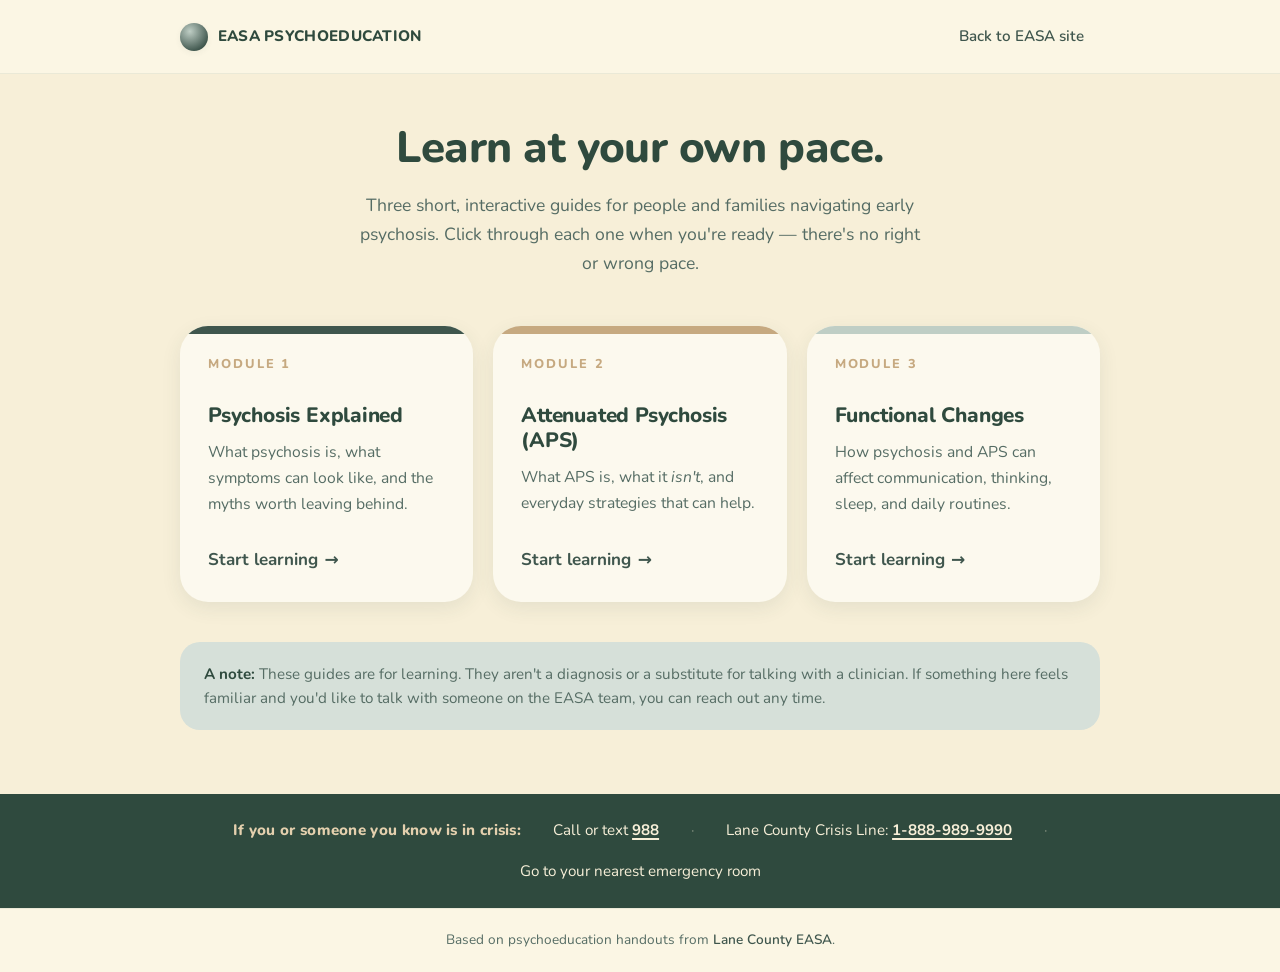
<file: index.html>
<!DOCTYPE html>
<html lang="en">
<head>
  <meta charset="UTF-8" />
  <meta name="viewport" content="width=device-width, initial-scale=1" />
  <meta name="description" content="Interactive learning tools about psychosis, attenuated psychosis, and functional changes. A companion to the Lane County EASA psychoeducation resources." />
  <title>Learn About Psychosis · EASA Psychoeducation</title>

  <link rel="preconnect" href="https://fonts.googleapis.com" />
  <link rel="preconnect" href="https://fonts.gstatic.com" crossorigin />
  <link rel="stylesheet" href="https://fonts.googleapis.com/css2?family=Nunito:wght@400;600;700;800&display=swap" />

  <link rel="stylesheet" href="shared/styles.css" />
</head>
<body>
  <div class="page">

    <header class="topbar">
      <div class="container container--wide">
        <div class="topbar__inner">
          <span class="topbar__brand">EASA Psychoeducation</span>
          <a class="topbar__home" href="https://www.lanecountyeasa.org/psychoeducation">Back to EASA site</a>
        </div>
      </div>
    </header>

    <main>
      <div class="container container--wide">

        <section class="hub-hero">
          <h1>Learn at your own pace.</h1>
          <p class="hub-hero__sub">
            Three short, interactive guides for people and families navigating
            early psychosis. Click through each one when you're ready — there's
            no right or wrong pace.
          </p>
        </section>

        <section class="hub-cards" aria-label="Learning modules">

          <a class="hub-card hub-card--1" href="psychosis/">
            <span class="section-label">Module 1</span>
            <h2>Psychosis Explained</h2>
            <p class="hub-card__desc">
              What psychosis is, what symptoms can look like, and the myths
              worth leaving behind.
            </p>
            <span class="hub-card__go">Start learning</span>
          </a>

          <a class="hub-card hub-card--2" href="attenuated-psychosis/">
            <span class="section-label">Module 2</span>
            <h2>Attenuated Psychosis (APS)</h2>
            <p class="hub-card__desc">
              What APS is, what it <em>isn't</em>, and everyday strategies that
              can help.
            </p>
            <span class="hub-card__go">Start learning</span>
          </a>

          <a class="hub-card hub-card--3" href="functional-changes/">
            <span class="section-label">Module 3</span>
            <h2>Functional Changes</h2>
            <p class="hub-card__desc">
              How psychosis and APS can affect communication, thinking,
              sleep, and daily routines.
            </p>
            <span class="hub-card__go">Start learning</span>
          </a>

        </section>

        <aside class="hub-note">
          <strong>A note:</strong> These guides are for learning. They aren't
          a diagnosis or a substitute for talking with a clinician. If something
          here feels familiar and you'd like to talk with someone on the EASA
          team, you can reach out any time.
        </aside>

      </div>
    </main>

    <footer class="crisis-footer" aria-label="Crisis resources">
      <div class="container container--wide">
        <div class="crisis-footer__inner">
          <span class="crisis-footer__title">If you or someone you know is in crisis:</span>
          <span>Call or text <a href="tel:988">988</a></span>
          <span class="crisis-footer__sep">·</span>
          <span>Lane County Crisis Line: <a href="tel:18889899990">1-888-989-9990</a></span>
          <span class="crisis-footer__sep">·</span>
          <span>Go to your nearest emergency room</span>
        </div>
      </div>
    </footer>

    <div class="colophon">
      <div class="container container--wide">
        Based on psychoeducation handouts from
        <a href="https://www.lanecountyeasa.org/psychoeducation">Lane County EASA</a>.
      </div>
    </div>

  </div>
</body>
</html>
</file>
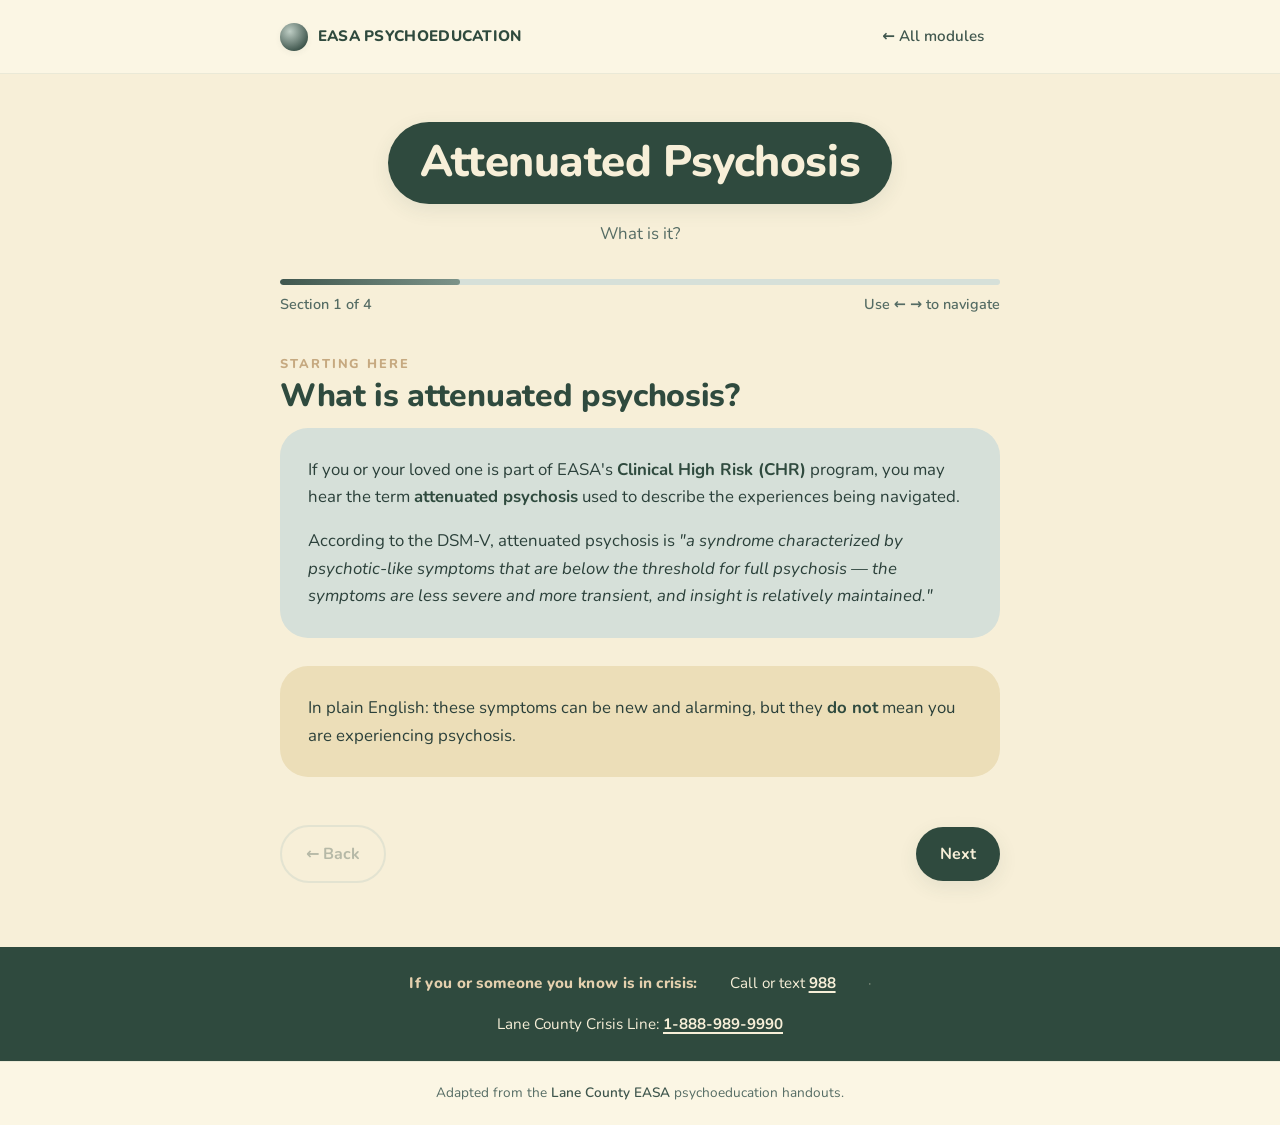
<file: attenuated-psychosis/index.html>
<!DOCTYPE html>
<html lang="en">
<head>
  <meta charset="UTF-8" />
  <meta name="viewport" content="width=device-width, initial-scale=1" />
  <meta name="description" content="A short interactive guide to Attenuated Psychosis Syndrome (APS) — what it is, what it isn't, and coping strategies. Based on Lane County EASA psychoeducation." />
  <title>Attenuated Psychosis Explained · EASA Psychoeducation</title>

  <link rel="preconnect" href="https://fonts.googleapis.com" />
  <link rel="preconnect" href="https://fonts.gstatic.com" crossorigin />
  <link rel="stylesheet" href="https://fonts.googleapis.com/css2?family=Nunito:wght@400;600;700;800&display=swap" />

  <link rel="stylesheet" href="../shared/styles.css" />
</head>
<body>
  <div class="page">

    <header class="topbar">
      <div class="container">
        <div class="topbar__inner">
          <span class="topbar__brand">EASA Psychoeducation</span>
          <a class="topbar__home" href="../">← All modules</a>
        </div>
      </div>
    </header>

    <main>
      <div class="container">

        <div class="tool-title" data-chapter-top>
          <h1>Attenuated Psychosis</h1>
          <p data-chapter-title>What is it?</p>
        </div>

        <div class="progress" aria-hidden="true">
          <div class="progress__bar">
            <div class="progress__fill" data-progress-fill style="width: 25%"></div>
          </div>
          <div class="progress__label">
            <span data-progress-label>Section 1 of 4</span>
            <span>Use ← → to navigate</span>
          </div>
        </div>

        <div data-chapters>

          <!-- ======= Chapter 1 ======= -->
          <section class="chapter is-active" data-title="What is it?">
            <span class="section-label">Starting here</span>
            <h2>What is attenuated psychosis?</h2>

            <div class="chapter__intro">
              <p>
                If you or your loved one is part of EASA's
                <strong>Clinical High Risk (CHR)</strong> program, you may hear
                the term <strong>attenuated psychosis</strong> used to describe
                the experiences being navigated.
              </p>
              <p>
                According to the DSM-V, attenuated psychosis is
                <em>"a syndrome characterized by psychotic-like symptoms that
                are below the threshold for full psychosis — the symptoms are
                less severe and more transient, and insight is relatively
                maintained."</em>
              </p>
            </div>

            <div class="chapter__intro chapter__intro--warm">
              <p style="margin: 0;">
                In plain English: these symptoms can be new and alarming, but
                they <strong>do not</strong> mean you are experiencing psychosis.
              </p>
            </div>
          </section>

          <!-- ======= Chapter 2 ======= -->
          <section class="chapter" data-title="Symptoms you might notice">
            <span class="section-label">What it can look like</span>
            <h2>Symptoms you might notice</h2>
            <p style="margin-bottom: 1.5rem; color: var(--text-soft);">
              Tap each card to see what it can look like. Most people only
              experience some of these, not all.
            </p>

            <div class="card-grid card-grid--2">

              <div class="reveal-card" data-reveal-card>
                <h3>Changes in thinking</h3>
                <p class="reveal-card__teaser">
                  Shifts in how thoughts feel and move.
                </p>
                <span class="reveal-card__toggle">Examples</span>
                <div class="reveal-card__body">
                  <ul>
                    <li>Confusion about what is real versus imaginary</li>
                    <li>Feeling a loss of control over your own thoughts</li>
                    <li>Feeling like your mind is playing tricks on you</li>
                    <li>Difficulty organizing thoughts or speech, or going off track when talking</li>
                  </ul>
                </div>
              </div>

              <div class="reveal-card reveal-card--tan" data-reveal-card>
                <h3>Changes in how you feel around others</h3>
                <p class="reveal-card__teaser">
                  Shifts in trust, safety, and social connection.
                </p>
                <span class="reveal-card__toggle">Examples</span>
                <div class="reveal-card__body">
                  <ul>
                    <li>Feeling that other people are watching or talking about you</li>
                    <li>Feeling mistrustful or suspicious of others</li>
                    <li>Loss of interest in activities and socializing</li>
                  </ul>
                </div>
              </div>

              <div class="reveal-card reveal-card--sage" data-reveal-card>
                <h3>Changes in perception</h3>
                <p class="reveal-card__teaser">
                  Subtle sensory shifts — often brief, often knowing they aren't "real."
                </p>
                <span class="reveal-card__toggle">Examples</span>
                <div class="reveal-card__body">
                  <ul>
                    <li>Hearing things, like whispering or ringing, that others don't hear</li>
                    <li>Seeing things like shadows or flashes out of the corner of the eye</li>
                  </ul>
                </div>
              </div>

              <div class="reveal-card reveal-card--sage-dark" data-reveal-card>
                <h3>Changes in daily functioning</h3>
                <p class="reveal-card__teaser">
                  How the above can ripple into everyday life.
                </p>
                <span class="reveal-card__toggle">Examples</span>
                <div class="reveal-card__body">
                  <ul>
                    <li>Difficulty functioning at school, work, or home</li>
                  </ul>
                </div>
              </div>

            </div>
          </section>

          <!-- ======= Chapter 3 ======= -->
          <section class="chapter" data-title="What it isn't">
            <span class="section-label">Easing the fear</span>
            <h2>What attenuated psychosis <em>isn't</em></h2>

            <div class="chapter__intro chapter__intro--warm">
              <p style="margin: 0;">
                APS, like many other conditions, is a <strong>warning sign</strong>.
                It does not automatically mean someone will go on to develop a
                more serious condition. It's difficult, sometimes scary — and
                it is <em>not</em> any of the things below.
              </p>
            </div>

            <div class="callout-stack">
              <div class="callout">Attenuated psychosis is <strong>not</strong> psychosis.</div>
              <div class="callout">It is <strong>not</strong> schizophrenia, and it won't necessarily develop into schizophrenia.</div>
              <div class="callout">It is <strong>not</strong> forever — early treatment can improve or clear symptoms.</div>
              <div class="callout">It is <strong>not</strong> uncommon.</div>
            </div>
          </section>

          <!-- ======= Chapter 4 ======= -->
          <section class="chapter" data-title="Strategies that help">
            <span class="section-label">Tools you can use</span>
            <h2>Strategies that help</h2>

            <p style="margin-bottom: 1rem;">
              There are things you can do to cope with APS symptoms and keep
              them from growing. Below are simple strategies to support yourself
              or a loved one.
            </p>

            <div class="pill-grid">
              <div class="pill">Use stress management strategies</div>
              <div class="pill pill--sage">Keep a steady routine</div>
              <div class="pill pill--sage">Build relationships with loved ones</div>
              <div class="pill">Engage in meaningful activities</div>
              <div class="pill">Set clear boundaries</div>
              <div class="pill pill--sage">Make healthy lifestyle choices</div>
            </div>

            <div class="end-cta">
              <h2>Want to talk with someone?</h2>
              <p>EASA's team can help you figure out what's going on and what kind of support might fit.</p>
              <a class="btn btn--primary btn--large" href="https://www.lanecountyeasa.org/contact">
                Contact EASA
              </a>
            </div>

            <p style="margin-top: 2rem; text-align: center; color: var(--text-soft); font-size: 0.95rem;">
              Keep exploring:
              <a href="../psychosis/" style="color: var(--green-mid); font-weight: 700;">Psychosis Explained</a>
              ·
              <a href="../functional-changes/" style="color: var(--green-mid); font-weight: 700;">Functional Changes</a>
            </p>
          </section>

        </div>

        <nav class="chapter-nav" aria-label="Chapter navigation">
          <button class="btn btn--ghost" data-nav-prev disabled>← Back</button>
          <button class="btn btn--primary" data-nav-next>Next</button>
        </nav>

      </div>
    </main>

    <footer class="crisis-footer" aria-label="Crisis resources">
      <div class="container">
        <div class="crisis-footer__inner">
          <span class="crisis-footer__title">If you or someone you know is in crisis:</span>
          <span>Call or text <a href="tel:988">988</a></span>
          <span class="crisis-footer__sep">·</span>
          <span>Lane County Crisis Line: <a href="tel:18889899990">1-888-989-9990</a></span>
        </div>
      </div>
    </footer>

    <div class="colophon">
      <div class="container">
        Adapted from the
        <a href="https://www.lanecountyeasa.org/psychoeducation">Lane County EASA</a>
        psychoeducation handouts.
      </div>
    </div>

  </div>

  <script src="../shared/components.js"></script>
</body>
</html>
</file>
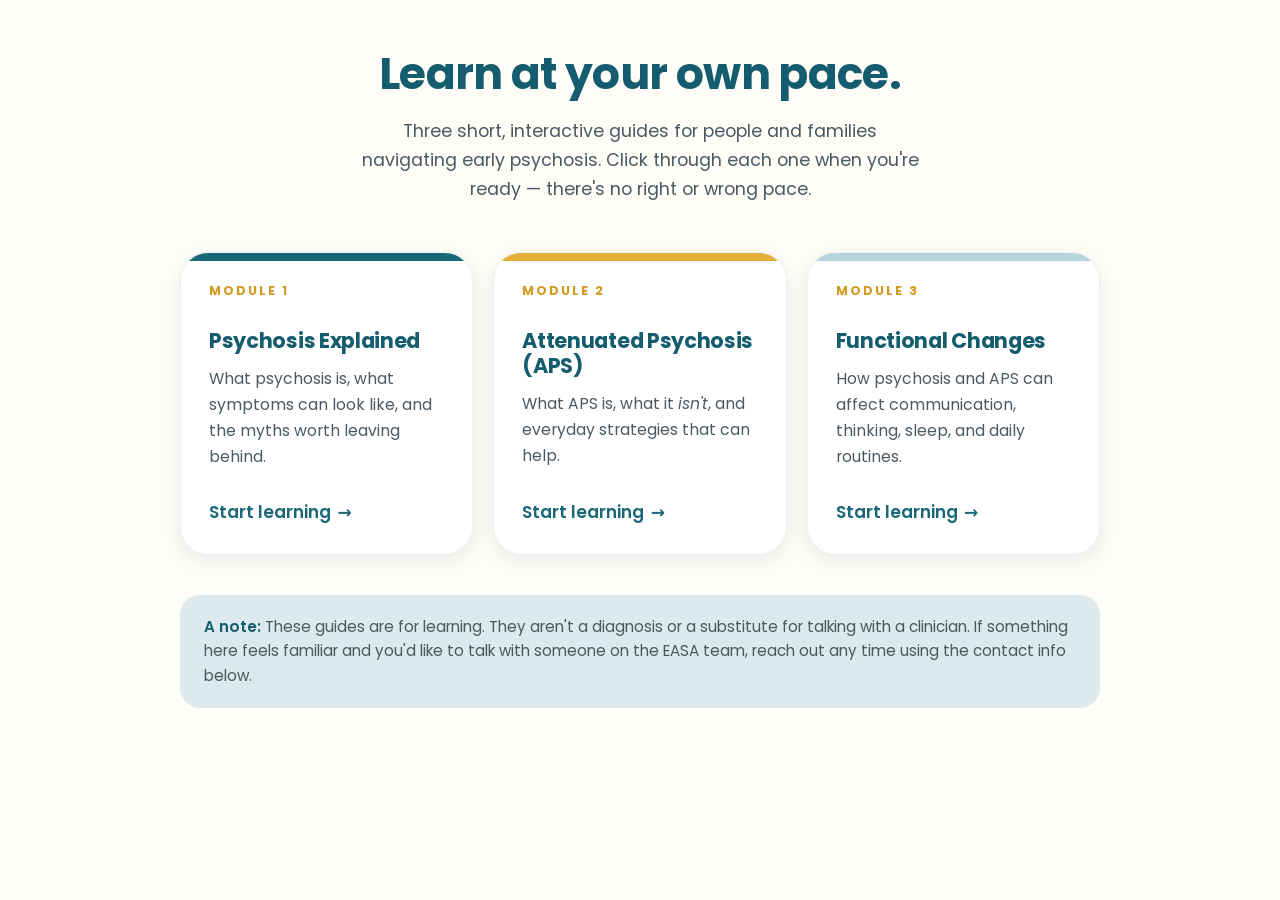
<file: embed/index.html>
<!DOCTYPE html>
<html lang="en">
<head>
  <meta charset="UTF-8" />
  <meta name="viewport" content="width=device-width, initial-scale=1" />
  <meta name="description" content="Interactive learning tools about psychosis, attenuated psychosis, and functional changes — Lane County EASA." />
  <title>Learn About Psychosis · Lane County EASA</title>

  <link rel="preconnect" href="https://fonts.googleapis.com" />
  <link rel="preconnect" href="https://fonts.gstatic.com" crossorigin />
  <link rel="stylesheet" href="https://fonts.googleapis.com/css2?family=Poppins:wght@300;400;500;600;700&display=swap" />

  <link rel="stylesheet" href="shared/styles.css?v=4" />
</head>
<body>
  <div class="page">

    <main>
      <div class="container container--wide">

        <section class="hub-hero">
          <h1>Learn at your own pace.</h1>
          <p class="hub-hero__sub">
            Three short, interactive guides for people and families navigating
            early psychosis. Click through each one when you're ready — there's
            no right or wrong pace.
          </p>
        </section>

        <section class="hub-cards" aria-label="Learning modules">

          <a class="hub-card hub-card--1" href="psychosis/">
            <span class="section-label">Module 1</span>
            <h2>Psychosis Explained</h2>
            <p class="hub-card__desc">
              What psychosis is, what symptoms can look like, and the myths
              worth leaving behind.
            </p>
            <span class="hub-card__go">Start learning</span>
          </a>

          <a class="hub-card hub-card--2" href="attenuated-psychosis/">
            <span class="section-label">Module 2</span>
            <h2>Attenuated Psychosis (APS)</h2>
            <p class="hub-card__desc">
              What APS is, what it <em>isn't</em>, and everyday strategies that
              can help.
            </p>
            <span class="hub-card__go">Start learning</span>
          </a>

          <a class="hub-card hub-card--3" href="functional-changes/">
            <span class="section-label">Module 3</span>
            <h2>Functional Changes</h2>
            <p class="hub-card__desc">
              How psychosis and APS can affect communication, thinking,
              sleep, and daily routines.
            </p>
            <span class="hub-card__go">Start learning</span>
          </a>

        </section>

        <aside class="hub-note">
          <strong>A note:</strong> These guides are for learning. They aren't
          a diagnosis or a substitute for talking with a clinician. If something
          here feels familiar and you'd like to talk with someone on the EASA
          team, reach out any time using the contact info below.
        </aside>

      </div>
    </main>

  </div>
</body>
</html>
</file>
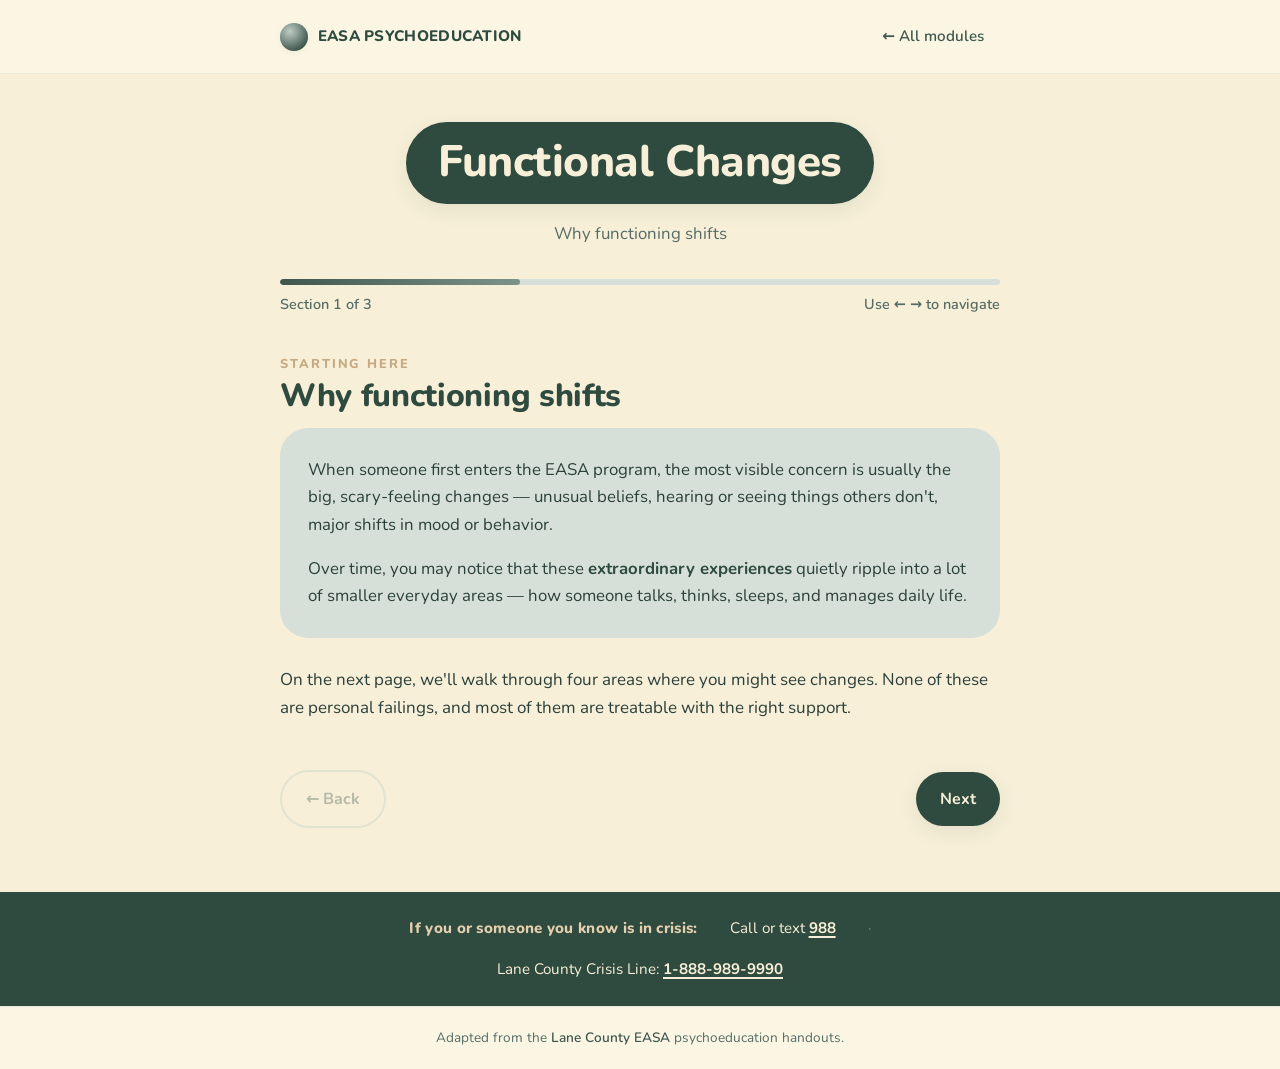
<file: functional-changes/index.html>
<!DOCTYPE html>
<html lang="en">
<head>
  <meta charset="UTF-8" />
  <meta name="viewport" content="width=device-width, initial-scale=1" />
  <meta name="description" content="A short interactive guide to functional changes — how psychosis and APS can affect communication, thinking, sleep, and daily routines. Based on Lane County EASA psychoeducation." />
  <title>Functional Changes · EASA Psychoeducation</title>

  <link rel="preconnect" href="https://fonts.googleapis.com" />
  <link rel="preconnect" href="https://fonts.gstatic.com" crossorigin />
  <link rel="stylesheet" href="https://fonts.googleapis.com/css2?family=Nunito:wght@400;600;700;800&display=swap" />

  <link rel="stylesheet" href="../shared/styles.css" />
</head>
<body>
  <div class="page">

    <header class="topbar">
      <div class="container">
        <div class="topbar__inner">
          <span class="topbar__brand">EASA Psychoeducation</span>
          <a class="topbar__home" href="../">← All modules</a>
        </div>
      </div>
    </header>

    <main>
      <div class="container">

        <div class="tool-title" data-chapter-top>
          <h1>Functional Changes</h1>
          <p data-chapter-title>Why functioning shifts</p>
        </div>

        <div class="progress" aria-hidden="true">
          <div class="progress__bar">
            <div class="progress__fill" data-progress-fill style="width: 33%"></div>
          </div>
          <div class="progress__label">
            <span data-progress-label>Section 1 of 3</span>
            <span>Use ← → to navigate</span>
          </div>
        </div>

        <div data-chapters>

          <!-- ======= Chapter 1 ======= -->
          <section class="chapter is-active" data-title="Why functioning shifts">
            <span class="section-label">Starting here</span>
            <h2>Why functioning shifts</h2>

            <div class="chapter__intro">
              <p>
                When someone first enters the EASA program, the most visible
                concern is usually the big, scary-feeling changes — unusual
                beliefs, hearing or seeing things others don't, major shifts
                in mood or behavior.
              </p>
              <p>
                Over time, you may notice that these <strong>extraordinary
                experiences</strong> quietly ripple into a lot of smaller
                everyday areas — how someone talks, thinks, sleeps, and
                manages daily life.
              </p>
            </div>

            <p>
              On the next page, we'll walk through four areas where you might
              see changes. None of these are personal failings, and most of
              them are treatable with the right support.
            </p>
          </section>

          <!-- ======= Chapter 2 ======= -->
          <section class="chapter" data-title="Four areas to watch">
            <span class="section-label">Where changes show up</span>
            <h2>Four areas to watch</h2>
            <p style="margin-bottom: 1.5rem; color: var(--text-soft);">
              Tap any card to see what you might notice. Most people don't
              experience all of these — and the ones they do experience often
              come and go.
            </p>

            <div class="card-grid card-grid--2">

              <div class="reveal-card" data-reveal-card>
                <h3>Communication</h3>
                <p class="reveal-card__teaser">
                  How someone talks and expresses themselves can shift.
                </p>
                <span class="reveal-card__toggle">What you might notice</span>
                <div class="reveal-card__body">
                  <ul>
                    <li>Slowed speech, like they have to work to say each word</li>
                    <li>Speaking very quickly, like they're trying to push the words out</li>
                    <li>Sentences that start well but suddenly change direction</li>
                    <li>Difficulty with metaphors, analogies, and sarcasm</li>
                    <li>Thoughts that seem to drift away or feel disconnected</li>
                    <li style="opacity: 0.85; font-style: italic; padding-top: 0.5rem;">
                      Patience and understanding are the most helpful things you can offer.
                    </li>
                  </ul>
                </div>
              </div>

              <div class="reveal-card reveal-card--tan" data-reveal-card>
                <h3>Cognition</h3>
                <p class="reveal-card__teaser">
                  How thinking and processing information can change.
                </p>
                <span class="reveal-card__toggle">What you might notice</span>
                <div class="reveal-card__body">
                  <ul>
                    <li>Attention difficulties</li>
                    <li>Difficulty remembering routine tasks</li>
                    <li>Difficulty with memory more broadly</li>
                    <li>Difficulty planning, organizing, starting, and finishing tasks</li>
                    <li>Trouble understanding metaphors — thinking becomes more literal or concrete</li>
                    <li>Limited insight into what's happening</li>
                    <li>Difficulty organizing and expressing thoughts</li>
                  </ul>
                </div>
              </div>

              <div class="reveal-card reveal-card--sage-dark" data-reveal-card>
                <h3>Sleep</h3>
                <p class="reveal-card__teaser">
                  When and how well someone sleeps often shifts first.
                </p>
                <span class="reveal-card__toggle">What you might notice</span>
                <div class="reveal-card__body">
                  <ul>
                    <li>Difficulty falling asleep</li>
                    <li>Difficulty staying asleep, or falling back to sleep after waking</li>
                    <li>Changes or reversals in sleep schedule (up all night, asleep all day)</li>
                    <li>An increase in symptoms and nightmares, which can be distressing</li>
                    <li>Sedation and fatigue, sometimes from medication, sometimes from negative symptoms</li>
                  </ul>
                </div>
              </div>

              <div class="reveal-card reveal-card--sage" data-reveal-card>
                <h3>Daily Living</h3>
                <p class="reveal-card__teaser">
                  The small routines we all move through — and what can get harder.
                </p>
                <span class="reveal-card__toggle">What you might notice</span>
                <div class="reveal-card__body">
                  <ul>
                    <li>Hygiene tasks (showering, brushing teeth)</li>
                    <li>Changing into clean clothes</li>
                    <li>Cleaning the house or room</li>
                    <li>Shopping and cooking</li>
                    <li>Managing medications</li>
                    <li>Keeping up with appointments and daily routines</li>
                    <li>Going to school or work</li>
                  </ul>
                </div>
              </div>

            </div>
          </section>

          <!-- ======= Chapter 3 ======= -->
          <section class="chapter" data-title="What helps">
            <span class="section-label">You're not alone</span>
            <h2>What helps</h2>

            <div class="chapter__intro chapter__intro--warm">
              <p style="margin: 0;">
                These changes can be frustrating, confusing, or even scary —
                for the person going through them and for the people who love
                them. Having names for what you're seeing makes them easier
                to talk about, plan around, and work on together.
              </p>
            </div>

            <p>
              Most of these areas respond well to support. Occupational therapy,
              skills-building groups, and clinician-guided strategies can all
              help rebuild routines and rhythm. Small adjustments at home —
              patience with communication, gentle prompts for daily tasks,
              protecting sleep — go a long way.
            </p>

            <p style="margin-top: 1rem;">
              If you're navigating this with a loved one and want guidance on
              what to do next, EASA's team is there for both of you.
            </p>

            <div class="end-cta">
              <h2>Talk with someone who understands</h2>
              <p>EASA offers free, confidential consultations for individuals and families.</p>
              <a class="btn btn--primary btn--large" href="https://www.lanecountyeasa.org/contact">
                Contact EASA
              </a>
            </div>

            <p style="margin-top: 2rem; text-align: center; color: var(--text-soft); font-size: 0.95rem;">
              Keep exploring:
              <a href="../psychosis/" style="color: var(--green-mid); font-weight: 700;">Psychosis Explained</a>
              ·
              <a href="../attenuated-psychosis/" style="color: var(--green-mid); font-weight: 700;">Attenuated Psychosis</a>
            </p>
          </section>

        </div>

        <nav class="chapter-nav" aria-label="Chapter navigation">
          <button class="btn btn--ghost" data-nav-prev disabled>← Back</button>
          <button class="btn btn--primary" data-nav-next>Next</button>
        </nav>

      </div>
    </main>

    <footer class="crisis-footer" aria-label="Crisis resources">
      <div class="container">
        <div class="crisis-footer__inner">
          <span class="crisis-footer__title">If you or someone you know is in crisis:</span>
          <span>Call or text <a href="tel:988">988</a></span>
          <span class="crisis-footer__sep">·</span>
          <span>Lane County Crisis Line: <a href="tel:18889899990">1-888-989-9990</a></span>
        </div>
      </div>
    </footer>

    <div class="colophon">
      <div class="container">
        Adapted from the
        <a href="https://www.lanecountyeasa.org/psychoeducation">Lane County EASA</a>
        psychoeducation handouts.
      </div>
    </div>

  </div>

  <script src="../shared/components.js"></script>
</body>
</html>
</file>
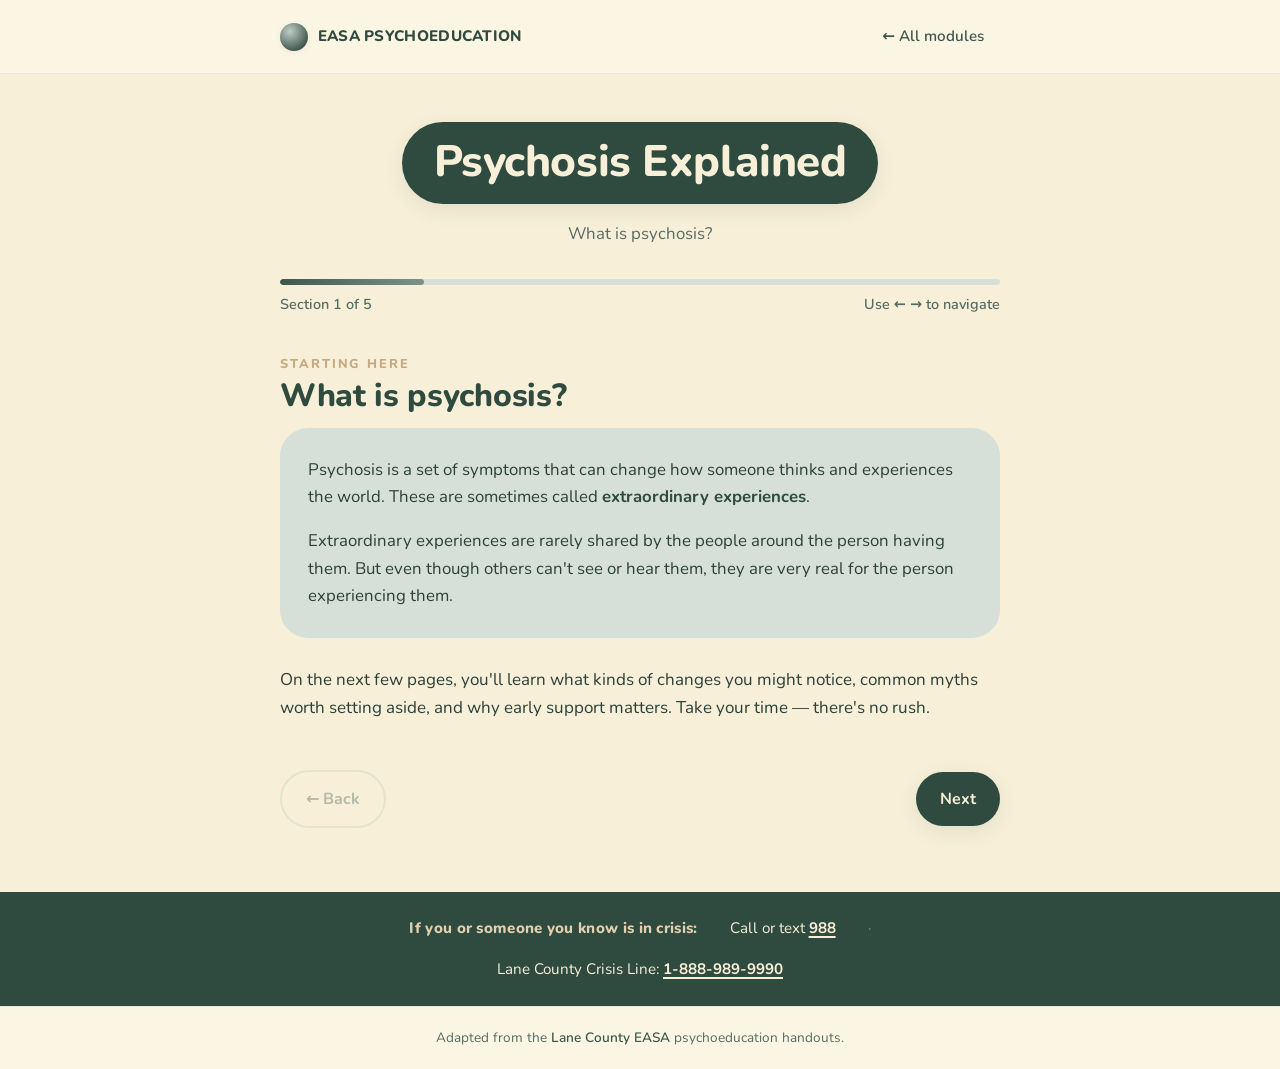
<file: psychosis/index.html>
<!DOCTYPE html>
<html lang="en">
<head>
  <meta charset="UTF-8" />
  <meta name="viewport" content="width=device-width, initial-scale=1" />
  <meta name="description" content="A short interactive guide to psychosis — what it is, what symptoms look like, and common myths. Based on Lane County EASA psychoeducation." />
  <title>Psychosis Explained · EASA Psychoeducation</title>

  <link rel="preconnect" href="https://fonts.googleapis.com" />
  <link rel="preconnect" href="https://fonts.gstatic.com" crossorigin />
  <link rel="stylesheet" href="https://fonts.googleapis.com/css2?family=Nunito:wght@400;600;700;800&display=swap" />

  <link rel="stylesheet" href="../shared/styles.css" />
</head>
<body>
  <div class="page">

    <header class="topbar">
      <div class="container">
        <div class="topbar__inner">
          <span class="topbar__brand">EASA Psychoeducation</span>
          <a class="topbar__home" href="../">← All modules</a>
        </div>
      </div>
    </header>

    <main>
      <div class="container">

        <div class="tool-title" data-chapter-top>
          <h1>Psychosis Explained</h1>
          <p data-chapter-title>What is psychosis?</p>
        </div>

        <div class="progress" aria-hidden="true">
          <div class="progress__bar">
            <div class="progress__fill" data-progress-fill style="width: 20%"></div>
          </div>
          <div class="progress__label">
            <span data-progress-label>Section 1 of 5</span>
            <span>Use ← → to navigate</span>
          </div>
        </div>

        <div data-chapters>

          <!-- ======= Chapter 1 ======= -->
          <section class="chapter is-active" data-title="What is psychosis?">
            <span class="section-label">Starting here</span>
            <h2>What is psychosis?</h2>

            <div class="chapter__intro">
              <p>
                Psychosis is a set of symptoms that can change how someone thinks
                and experiences the world. These are sometimes called
                <strong>extraordinary experiences</strong>.
              </p>
              <p>
                Extraordinary experiences are rarely shared by the people around
                the person having them. But even though others can't see or hear
                them, they are very real for the person experiencing them.
              </p>
            </div>

            <p>
              On the next few pages, you'll learn what kinds of changes you might
              notice, common myths worth setting aside, and why early support
              matters. Take your time — there's no rush.
            </p>
          </section>

          <!-- ======= Chapter 2 ======= -->
          <section class="chapter" data-title="What it can look like">
            <span class="section-label">Signs you might notice</span>
            <h2>What it can look like</h2>
            <p style="margin-bottom: 1.5rem; color: var(--text-soft);">
              Tap any card to see examples. Psychosis can show up in different
              ways — most people only experience some of these, not all.
            </p>

            <div class="card-grid card-grid--2">

              <div class="reveal-card" data-reveal-card>
                <h3>Unusual Thoughts &amp; Beliefs</h3>
                <p class="reveal-card__teaser">
                  Beliefs that stick even when there's clear evidence they're
                  not true. Sometimes called delusions or paranoia.
                </p>
                <span class="reveal-card__toggle">Examples</span>
                <div class="reveal-card__body">
                  <ul>
                    <li>A belief that others can read their mind</li>
                    <li>A belief that things in the environment have special meaning or hidden messages</li>
                    <li>A belief that someone or something is trying to harm them</li>
                  </ul>
                </div>
              </div>

              <div class="reveal-card reveal-card--tan" data-reveal-card>
                <h3>Perceptual &amp; Sensory Changes</h3>
                <p class="reveal-card__teaser">
                  Sensory experiences that aren't triggered by what's actually
                  in the environment. Also known as hallucinations.
                </p>
                <span class="reveal-card__toggle">Examples</span>
                <div class="reveal-card__body">
                  <ul>
                    <li>Seeing or hearing things that others do not</li>
                    <li>Uncertainty about whether experiences are real</li>
                    <li>Feeling things under the skin that aren't there</li>
                  </ul>
                </div>
              </div>

              <div class="reveal-card reveal-card--sage" data-reveal-card>
                <h3>Disorganized Behavior</h3>
                <p class="reveal-card__teaser">
                  Actions that are out of the ordinary or don't match the setting
                  they're in.
                </p>
                <span class="reveal-card__toggle">Examples</span>
                <div class="reveal-card__body">
                  <ul>
                    <li>Wearing clothes that don't match the weather</li>
                    <li>Rearranging the furniture at 3 a.m. for no specific reason</li>
                    <li>Starting to make a meal, then walking away partway through</li>
                  </ul>
                </div>
              </div>

              <div class="reveal-card reveal-card--sage-dark" data-reveal-card>
                <h3>Functional Changes</h3>
                <p class="reveal-card__teaser">
                  Changes in school, work, sleep, hygiene, or how someone keeps
                  up with daily life.
                </p>
                <span class="reveal-card__toggle">Examples</span>
                <div class="reveal-card__body">
                  <ul>
                    <li>A decline in grades</li>
                    <li>Withdrawing from family or friends</li>
                    <li>Not showering or brushing teeth regularly</li>
                    <li>Slowed processing speed</li>
                    <li>Getting overwhelmed easily</li>
                  </ul>
                </div>
              </div>

            </div>
          </section>

          <!-- ======= Chapter 3 ======= -->
          <section class="chapter" data-title="Myth vs. fact">
            <span class="section-label">Busting some myths</span>
            <h2>Myth vs. fact</h2>

            <div class="chapter__intro chapter__intro--warm">
              <p>
                There's a lot of misinformation about psychosis in our society.
                Tap each card to flip it and see what the research actually says.
              </p>
            </div>

            <div class="flip-deck">

              <div class="flip-card" data-flip-card aria-label="Myth: Experiencing psychosis means I have schizophrenia. Tap to reveal fact.">
                <div class="flip-card__inner">
                  <div class="flip-card__face flip-card__face--front">
                    <span class="flip-card__label">Myth</span>
                    <p class="flip-card__text">Experiencing psychosis means I have schizophrenia.</p>
                    <span class="flip-card__hint">Click to reveal</span>
                  </div>
                  <div class="flip-card__face flip-card__face--back">
                    <div class="flip-card__myth-recap">
                      <span class="flip-card__myth-recap-label">Myth</span>
                      <span class="flip-card__myth-recap-text">"Experiencing psychosis means I have schizophrenia."</span>
                    </div>
                    <span class="flip-card__label">Fact</span>
                    <p class="flip-card__text">
                      There are many reasons someone experiences a first episode
                      of psychosis. Engaging in treatment improves outcomes.
                    </p>
                  </div>
                </div>
              </div>

              <div class="flip-card" data-flip-card aria-label="Myth: Experiencing psychosis means life will change dramatically. Tap to reveal fact.">
                <div class="flip-card__inner">
                  <div class="flip-card__face flip-card__face--front">
                    <span class="flip-card__label">Myth</span>
                    <p class="flip-card__text">Experiencing psychosis means life will change dramatically.</p>
                    <span class="flip-card__hint">Click to reveal</span>
                  </div>
                  <div class="flip-card__face flip-card__face--back">
                    <div class="flip-card__myth-recap">
                      <span class="flip-card__myth-recap-label">Myth</span>
                      <span class="flip-card__myth-recap-text">"Experiencing psychosis means life will change dramatically."</span>
                    </div>
                    <span class="flip-card__label">Fact</span>
                    <p class="flip-card__text">
                      Recovery is possible and a full, meaningful life is possible.
                      Not everyone who experiences a first episode goes on to have a second.
                    </p>
                  </div>
                </div>
              </div>

              <div class="flip-card" data-flip-card aria-label="Myth: People experiencing psychosis are dangerous. Tap to reveal fact.">
                <div class="flip-card__inner">
                  <div class="flip-card__face flip-card__face--front">
                    <span class="flip-card__label">Myth</span>
                    <p class="flip-card__text">People experiencing psychosis are dangerous.</p>
                    <span class="flip-card__hint">Click to reveal</span>
                  </div>
                  <div class="flip-card__face flip-card__face--back">
                    <div class="flip-card__myth-recap">
                      <span class="flip-card__myth-recap-label">Myth</span>
                      <span class="flip-card__myth-recap-text">"People experiencing psychosis are dangerous."</span>
                    </div>
                    <span class="flip-card__label">Fact</span>
                    <p class="flip-card__text">
                      The media paints a very different picture. While having a safety
                      plan is important, people experiencing psychosis are not more
                      dangerous than anyone else.
                    </p>
                  </div>
                </div>
              </div>

              <div class="flip-card" data-flip-card aria-label="Myth: Psychosis is rare. Tap to reveal fact.">
                <div class="flip-card__inner">
                  <div class="flip-card__face flip-card__face--front">
                    <span class="flip-card__label">Myth</span>
                    <p class="flip-card__text">Psychosis is rare.</p>
                    <span class="flip-card__hint">Click to reveal</span>
                  </div>
                  <div class="flip-card__face flip-card__face--back">
                    <div class="flip-card__myth-recap">
                      <span class="flip-card__myth-recap-label">Myth</span>
                      <span class="flip-card__myth-recap-text">"Psychosis is rare."</span>
                    </div>
                    <span class="flip-card__label">Fact</span>
                    <p class="flip-card__text">
                      About 3 in 100 people experience psychosis at some point in
                      their lives.
                    </p>
                  </div>
                </div>
              </div>

              <div class="flip-card" data-flip-card aria-label="Myth: Psychosis and split personality are the same thing. Tap to reveal fact.">
                <div class="flip-card__inner">
                  <div class="flip-card__face flip-card__face--front">
                    <span class="flip-card__label">Myth</span>
                    <p class="flip-card__text">Psychosis and a split personality are the same thing.</p>
                    <span class="flip-card__hint">Click to reveal</span>
                  </div>
                  <div class="flip-card__face flip-card__face--back">
                    <div class="flip-card__myth-recap">
                      <span class="flip-card__myth-recap-label">Myth</span>
                      <span class="flip-card__myth-recap-text">"Psychosis and a split personality are the same thing."</span>
                    </div>
                    <span class="flip-card__label">Fact</span>
                    <p class="flip-card__text">
                      Psychosis does not lead to a split personality. They are
                      entirely different experiences.
                    </p>
                  </div>
                </div>
              </div>

            </div>

            <div class="chapter__intro" style="margin-top: 2rem;">
              <p style="margin: 0;">
                Have you ever woken up in the middle of the night convinced
                the noise you heard was a burglar, and couldn't get back to
                sleep until you checked all the doors? Unlike a first episode
                of psychosis, that kind of experience doesn't typically affect
                daily life — but it gives a small sense of the intensity and
                feeling psychosis can carry.
              </p>
            </div>
          </section>

          <!-- ======= Chapter 4 ======= -->
          <section class="chapter" data-title="Positive and negative symptoms">
            <span class="section-label">Understanding the terms</span>
            <h2>Positive vs. negative symptoms</h2>

            <p style="margin-bottom: 1rem;">
              In a first-episode program, you might hear providers talk about
              <strong>positive</strong> and <strong>negative</strong> symptoms.
              These words don't mean "good" or "bad" — they describe
              <em>direction</em>.
            </p>

            <div class="concept-split">
              <div class="concept-split__col concept-split__col--added">
                <div class="label">Positive symptoms</div>
                <div class="term">Things added to a person's reality</div>
                <div class="desc">Hallucinations, paranoia, delusions, disorganized behavior.</div>
              </div>
              <div class="concept-split__col concept-split__col--taken">
                <div class="label">Negative symptoms</div>
                <div class="term">Things taken away from baseline</div>
                <div class="desc">A change from how someone usually functions or behaves.</div>
              </div>
            </div>

            <h3 style="margin-top: 2rem;">Examples of negative symptoms</h3>
            <p style="color: var(--text-soft); margin-bottom: 1rem;">
              These aren't usually the first thing people think of when they
              hear "psychosis," and they overlap with other mental health
              experiences. They can be hard to address without support.
            </p>

            <div class="pill-grid">
              <div class="pill">Trouble with work or school</div>
              <div class="pill pill--sage">Lack of motivation</div>
              <div class="pill pill--sage">Apathy and disinterest</div>
              <div class="pill">Difficulty with hygiene tasks</div>
              <div class="pill">Decreased socialization</div>
              <div class="pill pill--sage">Struggle to complete housework</div>
              <div class="pill pill--sage">Difficulty expressing emotion</div>
              <div class="pill">Struggle to feel pleasure</div>
              <div class="pill">Slower processing</div>
              <div class="pill pill--sage">Hard time sharing thoughts and ideas</div>
            </div>
          </section>

          <!-- ======= Chapter 5 ======= -->
          <section class="chapter" data-title="Next steps">
            <span class="section-label">You're not alone</span>
            <h2>Next steps</h2>

            <p>
              Psychosis can be scary and full of uncertainty. It can feel like
              nothing will ever be the same. But that's not true. Early support
              makes a meaningful difference, and recovery is possible.
            </p>

            <p style="margin-top: 1rem;">
              If any of what you read here feels familiar — for you, or for
              someone you love — reaching out is the next step. EASA's team
              can help you figure out what's going on and what support might fit.
            </p>

            <div class="end-cta">
              <h2>Ready to talk with someone?</h2>
              <p>Get in touch with Lane County EASA. Consultations are free and confidential.</p>
              <a class="btn btn--primary btn--large" href="https://www.lanecountyeasa.org/contact">
                Contact EASA
              </a>
            </div>

            <p style="margin-top: 2rem; text-align: center; color: var(--text-soft); font-size: 0.95rem;">
              Prefer to keep exploring first?
              <a href="../attenuated-psychosis/" style="color: var(--green-mid); font-weight: 700;">Learn about Attenuated Psychosis →</a>
            </p>
          </section>

        </div>

        <nav class="chapter-nav" aria-label="Chapter navigation">
          <button class="btn btn--ghost" data-nav-prev disabled>← Back</button>
          <button class="btn btn--primary" data-nav-next>Next</button>
        </nav>

      </div>
    </main>

    <footer class="crisis-footer" aria-label="Crisis resources">
      <div class="container">
        <div class="crisis-footer__inner">
          <span class="crisis-footer__title">If you or someone you know is in crisis:</span>
          <span>Call or text <a href="tel:988">988</a></span>
          <span class="crisis-footer__sep">·</span>
          <span>Lane County Crisis Line: <a href="tel:18889899990">1-888-989-9990</a></span>
        </div>
      </div>
    </footer>

    <div class="colophon">
      <div class="container">
        Adapted from the
        <a href="https://www.lanecountyeasa.org/psychoeducation">Lane County EASA</a>
        psychoeducation handouts.
      </div>
    </div>

  </div>

  <script src="../shared/components.js"></script>
</body>
</html>
</file>
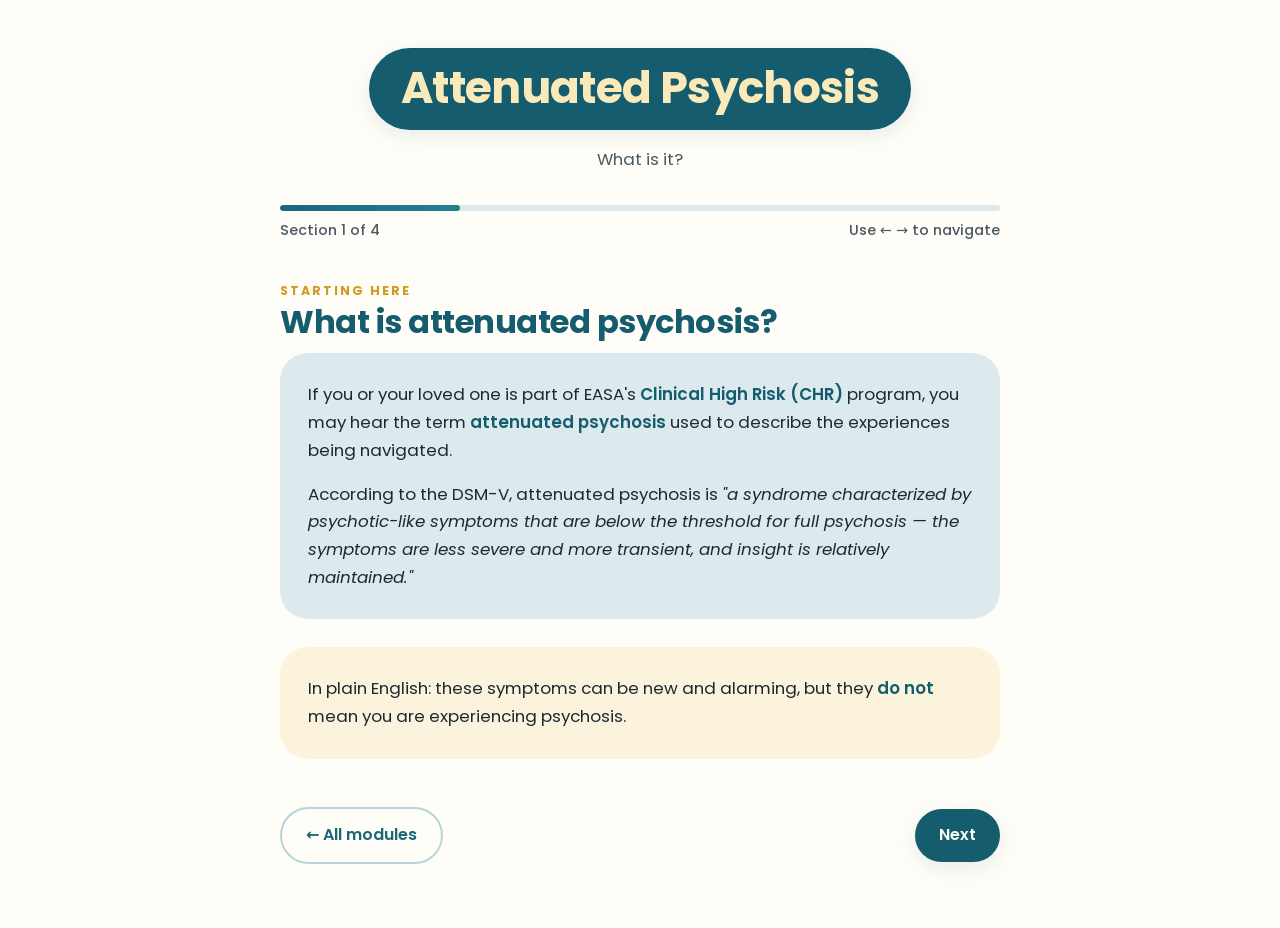
<file: embed/attenuated-psychosis/index.html>
<!DOCTYPE html>
<html lang="en">
<head>
  <meta charset="UTF-8" />
  <meta name="viewport" content="width=device-width, initial-scale=1" />
  <meta name="description" content="A short interactive guide to Attenuated Psychosis Syndrome (APS) — what it is, what it isn't, and coping strategies. Lane County EASA." />
  <title>Attenuated Psychosis Explained · Lane County EASA</title>

  <link rel="preconnect" href="https://fonts.googleapis.com" />
  <link rel="preconnect" href="https://fonts.gstatic.com" crossorigin />
  <link rel="stylesheet" href="https://fonts.googleapis.com/css2?family=Poppins:wght@300;400;500;600;700&display=swap" />

  <link rel="stylesheet" href="../shared/styles.css?v=4" />
</head>
<body>
  <div class="page">

    <main>
      <div class="container">

        <div class="tool-title" data-chapter-top>
          <h1>Attenuated Psychosis</h1>
          <p data-chapter-title>What is it?</p>
        </div>

        <div class="progress" aria-hidden="true">
          <div class="progress__bar">
            <div class="progress__fill" data-progress-fill style="width: 25%"></div>
          </div>
          <div class="progress__label">
            <span data-progress-label>Section 1 of 4</span>
            <span>Use ← → to navigate</span>
          </div>
        </div>

        <div data-chapters>

          <!-- ======= Chapter 1 ======= -->
          <section class="chapter is-active" data-title="What is it?">
            <span class="section-label">Starting here</span>
            <h2>What is attenuated psychosis?</h2>

            <div class="chapter__intro">
              <p>
                If you or your loved one is part of EASA's
                <strong>Clinical High Risk (CHR)</strong> program, you may hear
                the term <strong>attenuated psychosis</strong> used to describe
                the experiences being navigated.
              </p>
              <p>
                According to the DSM-V, attenuated psychosis is
                <em>"a syndrome characterized by psychotic-like symptoms that
                are below the threshold for full psychosis — the symptoms are
                less severe and more transient, and insight is relatively
                maintained."</em>
              </p>
            </div>

            <div class="chapter__intro chapter__intro--warm">
              <p style="margin: 0;">
                In plain English: these symptoms can be new and alarming, but
                they <strong>do not</strong> mean you are experiencing psychosis.
              </p>
            </div>
          </section>

          <!-- ======= Chapter 2 ======= -->
          <section class="chapter" data-title="Symptoms you might notice">
            <span class="section-label">What it can look like</span>
            <h2>Symptoms you might notice</h2>
            <p style="margin-bottom: 1.5rem; color: var(--text-soft);">
              Tap each card to see what it can look like. Most people only
              experience some of these, not all.
            </p>

            <div class="card-grid card-grid--2">

              <div class="reveal-card" data-reveal-card>
                <h3>Changes in thinking</h3>
                <p class="reveal-card__teaser">
                  Shifts in how thoughts feel and move.
                </p>
                <span class="reveal-card__toggle">Examples</span>
                <div class="reveal-card__body">
                  <ul>
                    <li>Confusion about what is real versus imaginary</li>
                    <li>Feeling a loss of control over your own thoughts</li>
                    <li>Feeling like your mind is playing tricks on you</li>
                    <li>Difficulty organizing thoughts or speech, or going off track when talking</li>
                  </ul>
                </div>
              </div>

              <div class="reveal-card reveal-card--tan" data-reveal-card>
                <h3>Changes in how you feel around others</h3>
                <p class="reveal-card__teaser">
                  Shifts in trust, safety, and social connection.
                </p>
                <span class="reveal-card__toggle">Examples</span>
                <div class="reveal-card__body">
                  <ul>
                    <li>Feeling that other people are watching or talking about you</li>
                    <li>Feeling mistrustful or suspicious of others</li>
                    <li>Loss of interest in activities and socializing</li>
                  </ul>
                </div>
              </div>

              <div class="reveal-card reveal-card--sage" data-reveal-card>
                <h3>Changes in perception</h3>
                <p class="reveal-card__teaser">
                  Subtle sensory shifts — often brief, often knowing they aren't "real."
                </p>
                <span class="reveal-card__toggle">Examples</span>
                <div class="reveal-card__body">
                  <ul>
                    <li>Hearing things, like whispering or ringing, that others don't hear</li>
                    <li>Seeing things like shadows or flashes out of the corner of the eye</li>
                  </ul>
                </div>
              </div>

              <div class="reveal-card reveal-card--sage-dark" data-reveal-card>
                <h3>Changes in daily functioning</h3>
                <p class="reveal-card__teaser">
                  How the above can ripple into everyday life.
                </p>
                <span class="reveal-card__toggle">Examples</span>
                <div class="reveal-card__body">
                  <ul>
                    <li>Difficulty functioning at school, work, or home</li>
                  </ul>
                </div>
              </div>

            </div>
          </section>

          <!-- ======= Chapter 3 ======= -->
          <section class="chapter" data-title="What it isn't">
            <span class="section-label">Easing the fear</span>
            <h2>What attenuated psychosis <em>isn't</em></h2>

            <div class="chapter__intro chapter__intro--warm">
              <p style="margin: 0;">
                APS, like many other conditions, is a <strong>warning sign</strong>.
                It does not automatically mean someone will go on to develop a
                more serious condition. It's difficult, sometimes scary — and
                it is <em>not</em> any of the things below.
              </p>
            </div>

            <div class="callout-stack">
              <div class="callout">Attenuated psychosis is <strong>not</strong> psychosis.</div>
              <div class="callout">It is <strong>not</strong> schizophrenia, and it won't necessarily develop into schizophrenia.</div>
              <div class="callout">It is <strong>not</strong> forever — early treatment can improve or clear symptoms.</div>
              <div class="callout">It is <strong>not</strong> uncommon.</div>
            </div>
          </section>

          <!-- ======= Chapter 4 ======= -->
          <section class="chapter" data-title="Strategies that help">
            <span class="section-label">Tools you can use</span>
            <h2>Strategies that help</h2>

            <p style="margin-bottom: 1rem;">
              There are things you can do to cope with APS symptoms and keep
              them from growing. Below are simple strategies to support yourself
              or a loved one.
            </p>

            <div class="pill-grid">
              <div class="pill">Use stress management strategies</div>
              <div class="pill pill--sage">Keep a steady routine</div>
              <div class="pill pill--sage">Build relationships with loved ones</div>
              <div class="pill">Engage in meaningful activities</div>
              <div class="pill">Set clear boundaries</div>
              <div class="pill pill--sage">Make healthy lifestyle choices</div>
            </div>

            <p style="margin-top: 2rem;">
              If you'd like guidance on any of these — or just want to talk to
              someone about what's been happening — EASA's team is there to help.
            </p>

            <div class="end-cta">
              <h2>Want to talk with someone?</h2>
              <p>EASA's team can help you figure out what's going on and what kind of support might fit.</p>
              <a class="btn btn--primary btn--large" href="https://www.lanecountyeasa.org/contact" target="_top">
                Contact EASA
              </a>
            </div>

            <p style="margin-top: 2rem; text-align: center; color: var(--text-soft); font-size: 0.95rem;">
              Keep exploring:
              <a href="../psychosis/" style="color: var(--teal-mid); font-weight: 700;">Psychosis Explained</a>
              ·
              <a href="../functional-changes/" style="color: var(--teal-mid); font-weight: 700;">Functional Changes</a>
            </p>
          </section>

        </div>

        <nav class="chapter-nav" aria-label="Chapter navigation">
          <button class="btn btn--ghost" data-nav-prev disabled>← Back</button>
          <button class="btn btn--primary" data-nav-next>Next</button>
        </nav>

      </div>
    </main>

  </div>

  <script src="../shared/components.js?v=4"></script>
</body>
</html>
</file>
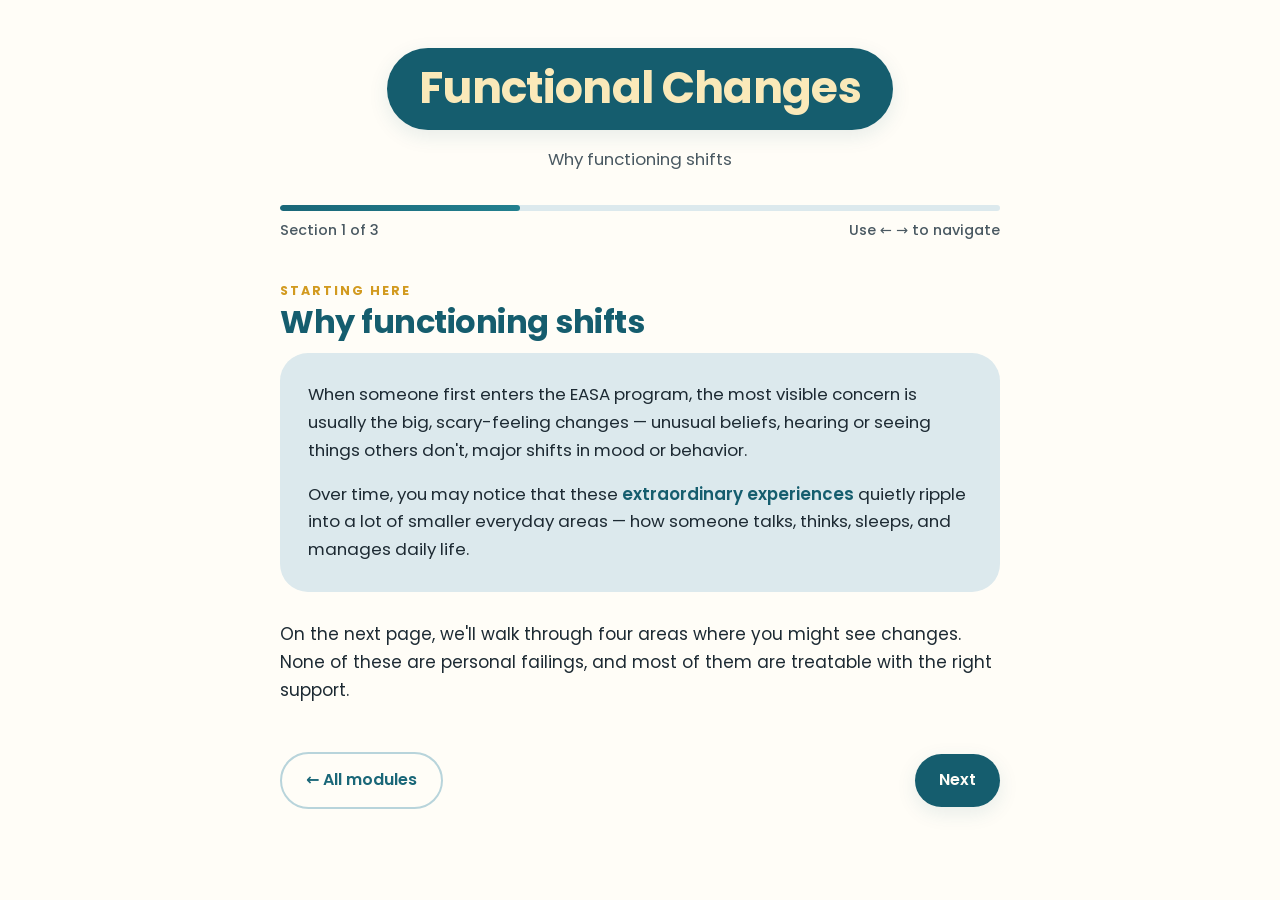
<file: embed/functional-changes/index.html>
<!DOCTYPE html>
<html lang="en">
<head>
  <meta charset="UTF-8" />
  <meta name="viewport" content="width=device-width, initial-scale=1" />
  <meta name="description" content="A short interactive guide to functional changes — how psychosis and APS can affect communication, thinking, sleep, and daily routines. Lane County EASA." />
  <title>Functional Changes · Lane County EASA</title>

  <link rel="preconnect" href="https://fonts.googleapis.com" />
  <link rel="preconnect" href="https://fonts.gstatic.com" crossorigin />
  <link rel="stylesheet" href="https://fonts.googleapis.com/css2?family=Poppins:wght@300;400;500;600;700&display=swap" />

  <link rel="stylesheet" href="../shared/styles.css?v=4" />
</head>
<body>
  <div class="page">

    <main>
      <div class="container">

        <div class="tool-title" data-chapter-top>
          <h1>Functional Changes</h1>
          <p data-chapter-title>Why functioning shifts</p>
        </div>

        <div class="progress" aria-hidden="true">
          <div class="progress__bar">
            <div class="progress__fill" data-progress-fill style="width: 33%"></div>
          </div>
          <div class="progress__label">
            <span data-progress-label>Section 1 of 3</span>
            <span>Use ← → to navigate</span>
          </div>
        </div>

        <div data-chapters>

          <!-- ======= Chapter 1 ======= -->
          <section class="chapter is-active" data-title="Why functioning shifts">
            <span class="section-label">Starting here</span>
            <h2>Why functioning shifts</h2>

            <div class="chapter__intro">
              <p>
                When someone first enters the EASA program, the most visible
                concern is usually the big, scary-feeling changes — unusual
                beliefs, hearing or seeing things others don't, major shifts
                in mood or behavior.
              </p>
              <p>
                Over time, you may notice that these <strong>extraordinary
                experiences</strong> quietly ripple into a lot of smaller
                everyday areas — how someone talks, thinks, sleeps, and
                manages daily life.
              </p>
            </div>

            <p>
              On the next page, we'll walk through four areas where you might
              see changes. None of these are personal failings, and most of
              them are treatable with the right support.
            </p>
          </section>

          <!-- ======= Chapter 2 ======= -->
          <section class="chapter" data-title="Four areas to watch">
            <span class="section-label">Where changes show up</span>
            <h2>Four areas to watch</h2>
            <p style="margin-bottom: 1.5rem; color: var(--text-soft);">
              Tap any card to see what you might notice. Most people don't
              experience all of these — and the ones they do experience often
              come and go.
            </p>

            <div class="card-grid card-grid--2">

              <div class="reveal-card" data-reveal-card>
                <h3>Communication</h3>
                <p class="reveal-card__teaser">
                  How someone talks and expresses themselves can shift.
                </p>
                <span class="reveal-card__toggle">What you might notice</span>
                <div class="reveal-card__body">
                  <ul>
                    <li>Slowed speech, like they have to work to say each word</li>
                    <li>Speaking very quickly, like they're trying to push the words out</li>
                    <li>Sentences that start well but suddenly change direction</li>
                    <li>Difficulty with metaphors, analogies, and sarcasm</li>
                    <li>Thoughts that seem to drift away or feel disconnected</li>
                    <li style="opacity: 0.85; font-style: italic; padding-top: 0.5rem;">
                      Patience and understanding are the most helpful things you can offer.
                    </li>
                  </ul>
                </div>
              </div>

              <div class="reveal-card reveal-card--tan" data-reveal-card>
                <h3>Cognition</h3>
                <p class="reveal-card__teaser">
                  How thinking and processing information can change.
                </p>
                <span class="reveal-card__toggle">What you might notice</span>
                <div class="reveal-card__body">
                  <ul>
                    <li>Attention difficulties</li>
                    <li>Difficulty remembering routine tasks</li>
                    <li>Difficulty with memory more broadly</li>
                    <li>Difficulty planning, organizing, starting, and finishing tasks</li>
                    <li>Trouble understanding metaphors — thinking becomes more literal or concrete</li>
                    <li>Limited insight into what's happening</li>
                    <li>Difficulty organizing and expressing thoughts</li>
                  </ul>
                </div>
              </div>

              <div class="reveal-card reveal-card--sage-dark" data-reveal-card>
                <h3>Sleep</h3>
                <p class="reveal-card__teaser">
                  When and how well someone sleeps often shifts first.
                </p>
                <span class="reveal-card__toggle">What you might notice</span>
                <div class="reveal-card__body">
                  <ul>
                    <li>Difficulty falling asleep</li>
                    <li>Difficulty staying asleep, or falling back to sleep after waking</li>
                    <li>Changes or reversals in sleep schedule (up all night, asleep all day)</li>
                    <li>An increase in symptoms and nightmares, which can be distressing</li>
                    <li>Sedation and fatigue, sometimes from medication, sometimes from negative symptoms</li>
                  </ul>
                </div>
              </div>

              <div class="reveal-card reveal-card--sage" data-reveal-card>
                <h3>Daily Living</h3>
                <p class="reveal-card__teaser">
                  The small routines we all move through — and what can get harder.
                </p>
                <span class="reveal-card__toggle">What you might notice</span>
                <div class="reveal-card__body">
                  <ul>
                    <li>Hygiene tasks (showering, brushing teeth)</li>
                    <li>Changing into clean clothes</li>
                    <li>Cleaning the house or room</li>
                    <li>Shopping and cooking</li>
                    <li>Managing medications</li>
                    <li>Keeping up with appointments and daily routines</li>
                    <li>Going to school or work</li>
                  </ul>
                </div>
              </div>

            </div>
          </section>

          <!-- ======= Chapter 3 ======= -->
          <section class="chapter" data-title="What helps">
            <span class="section-label">You're not alone</span>
            <h2>What helps</h2>

            <div class="chapter__intro chapter__intro--warm">
              <p style="margin: 0;">
                These changes can be frustrating, confusing, or even scary —
                for the person going through them and for the people who love
                them. Having names for what you're seeing makes them easier
                to talk about, plan around, and work on together.
              </p>
            </div>

            <p>
              Most of these areas respond well to support. Occupational therapy,
              skills-building groups, and clinician-guided strategies can all
              help rebuild routines and rhythm. Small adjustments at home —
              patience with communication, gentle prompts for daily tasks,
              protecting sleep — go a long way.
            </p>

            <p style="margin-top: 1rem;">
              If you're navigating this with a loved one and want guidance on
              what to do next, EASA's team is there for both of you.
            </p>

            <div class="end-cta">
              <h2>Talk with someone who understands</h2>
              <p>EASA offers free, confidential consultations for individuals and families.</p>
              <a class="btn btn--primary btn--large" href="https://www.lanecountyeasa.org/contact" target="_top">
                Contact EASA
              </a>
            </div>

            <p style="margin-top: 2rem; text-align: center; color: var(--text-soft); font-size: 0.95rem;">
              Keep exploring:
              <a href="../psychosis/" style="color: var(--teal-mid); font-weight: 700;">Psychosis Explained</a>
              ·
              <a href="../attenuated-psychosis/" style="color: var(--teal-mid); font-weight: 700;">Attenuated Psychosis</a>
            </p>
          </section>

        </div>

        <nav class="chapter-nav" aria-label="Chapter navigation">
          <button class="btn btn--ghost" data-nav-prev disabled>← Back</button>
          <button class="btn btn--primary" data-nav-next>Next</button>
        </nav>

      </div>
    </main>

  </div>

  <script src="../shared/components.js?v=4"></script>
</body>
</html>
</file>
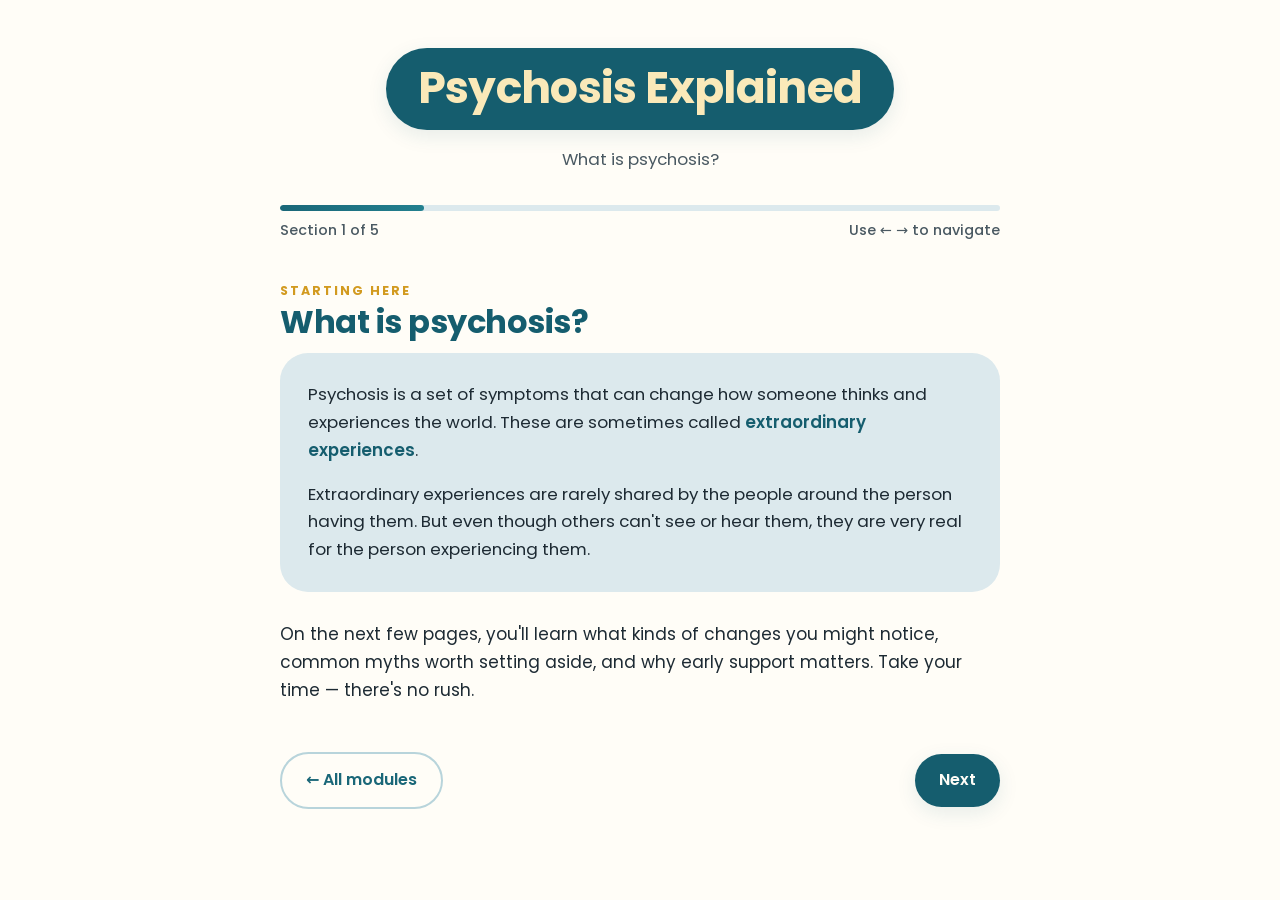
<file: embed/psychosis/index.html>
<!DOCTYPE html>
<html lang="en">
<head>
  <meta charset="UTF-8" />
  <meta name="viewport" content="width=device-width, initial-scale=1" />
  <meta name="description" content="A short interactive guide to psychosis — what it is, what symptoms look like, and common myths. Lane County EASA." />
  <title>Psychosis Explained · Lane County EASA</title>

  <link rel="preconnect" href="https://fonts.googleapis.com" />
  <link rel="preconnect" href="https://fonts.gstatic.com" crossorigin />
  <link rel="stylesheet" href="https://fonts.googleapis.com/css2?family=Poppins:wght@300;400;500;600;700&display=swap" />

  <link rel="stylesheet" href="../shared/styles.css?v=4" />
</head>
<body>
  <div class="page">

    <main>
      <div class="container">

        <div class="tool-title" data-chapter-top>
          <h1>Psychosis Explained</h1>
          <p data-chapter-title>What is psychosis?</p>
        </div>

        <div class="progress" aria-hidden="true">
          <div class="progress__bar">
            <div class="progress__fill" data-progress-fill style="width: 20%"></div>
          </div>
          <div class="progress__label">
            <span data-progress-label>Section 1 of 5</span>
            <span>Use ← → to navigate</span>
          </div>
        </div>

        <div data-chapters>

          <!-- ======= Chapter 1 ======= -->
          <section class="chapter is-active" data-title="What is psychosis?">
            <span class="section-label">Starting here</span>
            <h2>What is psychosis?</h2>

            <div class="chapter__intro">
              <p>
                Psychosis is a set of symptoms that can change how someone thinks
                and experiences the world. These are sometimes called
                <strong>extraordinary experiences</strong>.
              </p>
              <p>
                Extraordinary experiences are rarely shared by the people around
                the person having them. But even though others can't see or hear
                them, they are very real for the person experiencing them.
              </p>
            </div>

            <p>
              On the next few pages, you'll learn what kinds of changes you might
              notice, common myths worth setting aside, and why early support
              matters. Take your time — there's no rush.
            </p>
          </section>

          <!-- ======= Chapter 2 ======= -->
          <section class="chapter" data-title="What it can look like">
            <span class="section-label">Signs you might notice</span>
            <h2>What it can look like</h2>
            <p style="margin-bottom: 1.5rem; color: var(--text-soft);">
              Tap any card to see examples. Psychosis can show up in different
              ways — most people only experience some of these, not all.
            </p>

            <div class="card-grid card-grid--2">

              <div class="reveal-card" data-reveal-card>
                <h3>Unusual Thoughts &amp; Beliefs</h3>
                <p class="reveal-card__teaser">
                  Beliefs that stick even when there's clear evidence they're
                  not true. Sometimes called delusions or paranoia.
                </p>
                <span class="reveal-card__toggle">Examples</span>
                <div class="reveal-card__body">
                  <ul>
                    <li>A belief that others can read their mind</li>
                    <li>A belief that things in the environment have special meaning or hidden messages</li>
                    <li>A belief that someone or something is trying to harm them</li>
                  </ul>
                </div>
              </div>

              <div class="reveal-card reveal-card--tan" data-reveal-card>
                <h3>Perceptual &amp; Sensory Changes</h3>
                <p class="reveal-card__teaser">
                  Sensory experiences that aren't triggered by what's actually
                  in the environment. Also known as hallucinations.
                </p>
                <span class="reveal-card__toggle">Examples</span>
                <div class="reveal-card__body">
                  <ul>
                    <li>Seeing or hearing things that others do not</li>
                    <li>Uncertainty about whether experiences are real</li>
                    <li>Feeling things under the skin that aren't there</li>
                  </ul>
                </div>
              </div>

              <div class="reveal-card reveal-card--sage" data-reveal-card>
                <h3>Disorganized Behavior</h3>
                <p class="reveal-card__teaser">
                  Actions that are out of the ordinary or don't match the setting
                  they're in.
                </p>
                <span class="reveal-card__toggle">Examples</span>
                <div class="reveal-card__body">
                  <ul>
                    <li>Wearing clothes that don't match the weather</li>
                    <li>Rearranging the furniture at 3 a.m. for no specific reason</li>
                    <li>Starting to make a meal, then walking away partway through</li>
                  </ul>
                </div>
              </div>

              <div class="reveal-card reveal-card--sage-dark" data-reveal-card>
                <h3>Functional Changes</h3>
                <p class="reveal-card__teaser">
                  Changes in school, work, sleep, hygiene, or how someone keeps
                  up with daily life.
                </p>
                <span class="reveal-card__toggle">Examples</span>
                <div class="reveal-card__body">
                  <ul>
                    <li>A decline in grades</li>
                    <li>Withdrawing from family or friends</li>
                    <li>Not showering or brushing teeth regularly</li>
                    <li>Slowed processing speed</li>
                    <li>Getting overwhelmed easily</li>
                  </ul>
                </div>
              </div>

            </div>
          </section>

          <!-- ======= Chapter 3 ======= -->
          <section class="chapter" data-title="Myth vs. fact">
            <span class="section-label">Busting some myths</span>
            <h2>Myth vs. fact</h2>

            <div class="chapter__intro chapter__intro--warm">
              <p>
                There's a lot of misinformation about psychosis in our society.
                Tap each card to flip it and see what the research actually says.
              </p>
            </div>

            <div class="flip-deck">

              <div class="flip-card" data-flip-card aria-label="Myth: Experiencing psychosis means I have schizophrenia. Tap to reveal fact.">
                <div class="flip-card__inner">
                  <div class="flip-card__face flip-card__face--front">
                    <span class="flip-card__label">Myth</span>
                    <p class="flip-card__text">Experiencing psychosis means I have schizophrenia.</p>
                    <span class="flip-card__hint">Click to reveal</span>
                  </div>
                  <div class="flip-card__face flip-card__face--back">
                    <div class="flip-card__myth-recap">
                      <span class="flip-card__myth-recap-label">Myth</span>
                      <span class="flip-card__myth-recap-text">"Experiencing psychosis means I have schizophrenia."</span>
                    </div>
                    <span class="flip-card__label">Fact</span>
                    <p class="flip-card__text">
                      There are many reasons someone experiences a first episode
                      of psychosis. Engaging in treatment improves outcomes.
                    </p>
                  </div>
                </div>
              </div>

              <div class="flip-card" data-flip-card aria-label="Myth: Experiencing psychosis means life will change dramatically. Tap to reveal fact.">
                <div class="flip-card__inner">
                  <div class="flip-card__face flip-card__face--front">
                    <span class="flip-card__label">Myth</span>
                    <p class="flip-card__text">Experiencing psychosis means life will change dramatically.</p>
                    <span class="flip-card__hint">Click to reveal</span>
                  </div>
                  <div class="flip-card__face flip-card__face--back">
                    <div class="flip-card__myth-recap">
                      <span class="flip-card__myth-recap-label">Myth</span>
                      <span class="flip-card__myth-recap-text">"Experiencing psychosis means life will change dramatically."</span>
                    </div>
                    <span class="flip-card__label">Fact</span>
                    <p class="flip-card__text">
                      Recovery is possible and a full, meaningful life is possible.
                      Not everyone who experiences a first episode goes on to have a second.
                    </p>
                  </div>
                </div>
              </div>

              <div class="flip-card" data-flip-card aria-label="Myth: People experiencing psychosis are dangerous. Tap to reveal fact.">
                <div class="flip-card__inner">
                  <div class="flip-card__face flip-card__face--front">
                    <span class="flip-card__label">Myth</span>
                    <p class="flip-card__text">People experiencing psychosis are dangerous.</p>
                    <span class="flip-card__hint">Click to reveal</span>
                  </div>
                  <div class="flip-card__face flip-card__face--back">
                    <div class="flip-card__myth-recap">
                      <span class="flip-card__myth-recap-label">Myth</span>
                      <span class="flip-card__myth-recap-text">"People experiencing psychosis are dangerous."</span>
                    </div>
                    <span class="flip-card__label">Fact</span>
                    <p class="flip-card__text">
                      The media paints a very different picture. While having a safety
                      plan is important, people experiencing psychosis are not more
                      dangerous than anyone else.
                    </p>
                  </div>
                </div>
              </div>

              <div class="flip-card" data-flip-card aria-label="Myth: Psychosis is rare. Tap to reveal fact.">
                <div class="flip-card__inner">
                  <div class="flip-card__face flip-card__face--front">
                    <span class="flip-card__label">Myth</span>
                    <p class="flip-card__text">Psychosis is rare.</p>
                    <span class="flip-card__hint">Click to reveal</span>
                  </div>
                  <div class="flip-card__face flip-card__face--back">
                    <div class="flip-card__myth-recap">
                      <span class="flip-card__myth-recap-label">Myth</span>
                      <span class="flip-card__myth-recap-text">"Psychosis is rare."</span>
                    </div>
                    <span class="flip-card__label">Fact</span>
                    <p class="flip-card__text">
                      About 3 in 100 people experience psychosis at some point in
                      their lives.
                    </p>
                  </div>
                </div>
              </div>

              <div class="flip-card" data-flip-card aria-label="Myth: Psychosis and split personality are the same thing. Tap to reveal fact.">
                <div class="flip-card__inner">
                  <div class="flip-card__face flip-card__face--front">
                    <span class="flip-card__label">Myth</span>
                    <p class="flip-card__text">Psychosis and a split personality are the same thing.</p>
                    <span class="flip-card__hint">Click to reveal</span>
                  </div>
                  <div class="flip-card__face flip-card__face--back">
                    <div class="flip-card__myth-recap">
                      <span class="flip-card__myth-recap-label">Myth</span>
                      <span class="flip-card__myth-recap-text">"Psychosis and a split personality are the same thing."</span>
                    </div>
                    <span class="flip-card__label">Fact</span>
                    <p class="flip-card__text">
                      Psychosis does not lead to a split personality. They are
                      entirely different experiences.
                    </p>
                  </div>
                </div>
              </div>

            </div>

            <div class="chapter__intro" style="margin-top: 2rem;">
              <p style="margin: 0;">
                Have you ever woken up in the middle of the night convinced
                the noise you heard was a burglar, and couldn't get back to
                sleep until you checked all the doors? Unlike a first episode
                of psychosis, that kind of experience doesn't typically affect
                daily life — but it gives a small sense of the intensity and
                feeling psychosis can carry.
              </p>
            </div>
          </section>

          <!-- ======= Chapter 4 ======= -->
          <section class="chapter" data-title="Positive and negative symptoms">
            <span class="section-label">Understanding the terms</span>
            <h2>Positive vs. negative symptoms</h2>

            <p style="margin-bottom: 1rem;">
              In a first-episode program, you might hear providers talk about
              <strong>positive</strong> and <strong>negative</strong> symptoms.
              These words don't mean "good" or "bad" — they describe
              <em>direction</em>.
            </p>

            <div class="concept-split">
              <div class="concept-split__col concept-split__col--added">
                <div class="label">Positive symptoms</div>
                <div class="term">Things added to a person's reality</div>
                <div class="desc">Hallucinations, paranoia, delusions, disorganized behavior.</div>
              </div>
              <div class="concept-split__col concept-split__col--taken">
                <div class="label">Negative symptoms</div>
                <div class="term">Things taken away from baseline</div>
                <div class="desc">A change from how someone usually functions or behaves.</div>
              </div>
            </div>

            <h3 style="margin-top: 2rem;">Examples of negative symptoms</h3>
            <p style="color: var(--text-soft); margin-bottom: 1rem;">
              These aren't usually the first thing people think of when they
              hear "psychosis," and they overlap with other mental health
              experiences. They can be hard to address without support.
            </p>

            <div class="pill-grid">
              <div class="pill">Trouble with work or school</div>
              <div class="pill pill--sage">Lack of motivation</div>
              <div class="pill pill--sage">Apathy and disinterest</div>
              <div class="pill">Difficulty with hygiene tasks</div>
              <div class="pill">Decreased socialization</div>
              <div class="pill pill--sage">Struggle to complete housework</div>
              <div class="pill pill--sage">Difficulty expressing emotion</div>
              <div class="pill">Struggle to feel pleasure</div>
              <div class="pill">Slower processing</div>
              <div class="pill pill--sage">Hard time sharing thoughts and ideas</div>
            </div>
          </section>

          <!-- ======= Chapter 5 ======= -->
          <section class="chapter" data-title="Next steps">
            <span class="section-label">You're not alone</span>
            <h2>Next steps</h2>

            <p>
              Psychosis can be scary and full of uncertainty. It can feel like
              nothing will ever be the same. But that's not true. Early support
              makes a meaningful difference, and recovery is possible.
            </p>

            <p style="margin-top: 1rem;">
              If any of what you read here feels familiar — for you, or for
              someone you love — reaching out is the next step. EASA's team
              can help you figure out what's going on and what support might fit.
            </p>

            <div class="end-cta">
              <h2>Ready to talk with someone?</h2>
              <p>Get in touch with the Lane County EASA team. Consultations are free and confidential.</p>
              <a class="btn btn--primary btn--large" href="https://www.lanecountyeasa.org/contact" target="_top">
                Contact EASA
              </a>
            </div>

            <p style="margin-top: 2rem; text-align: center; color: var(--text-soft); font-size: 0.95rem;">
              Prefer to keep exploring first?
              <a href="../attenuated-psychosis/" style="color: var(--teal-mid); font-weight: 700;">Learn about Attenuated Psychosis →</a>
            </p>
          </section>

        </div>

        <nav class="chapter-nav" aria-label="Chapter navigation">
          <button class="btn btn--ghost" data-nav-prev disabled>← Back</button>
          <button class="btn btn--primary" data-nav-next>Next</button>
        </nav>

      </div>
    </main>

  </div>

  <script src="../shared/components.js?v=4"></script>
</body>
</html>
</file>
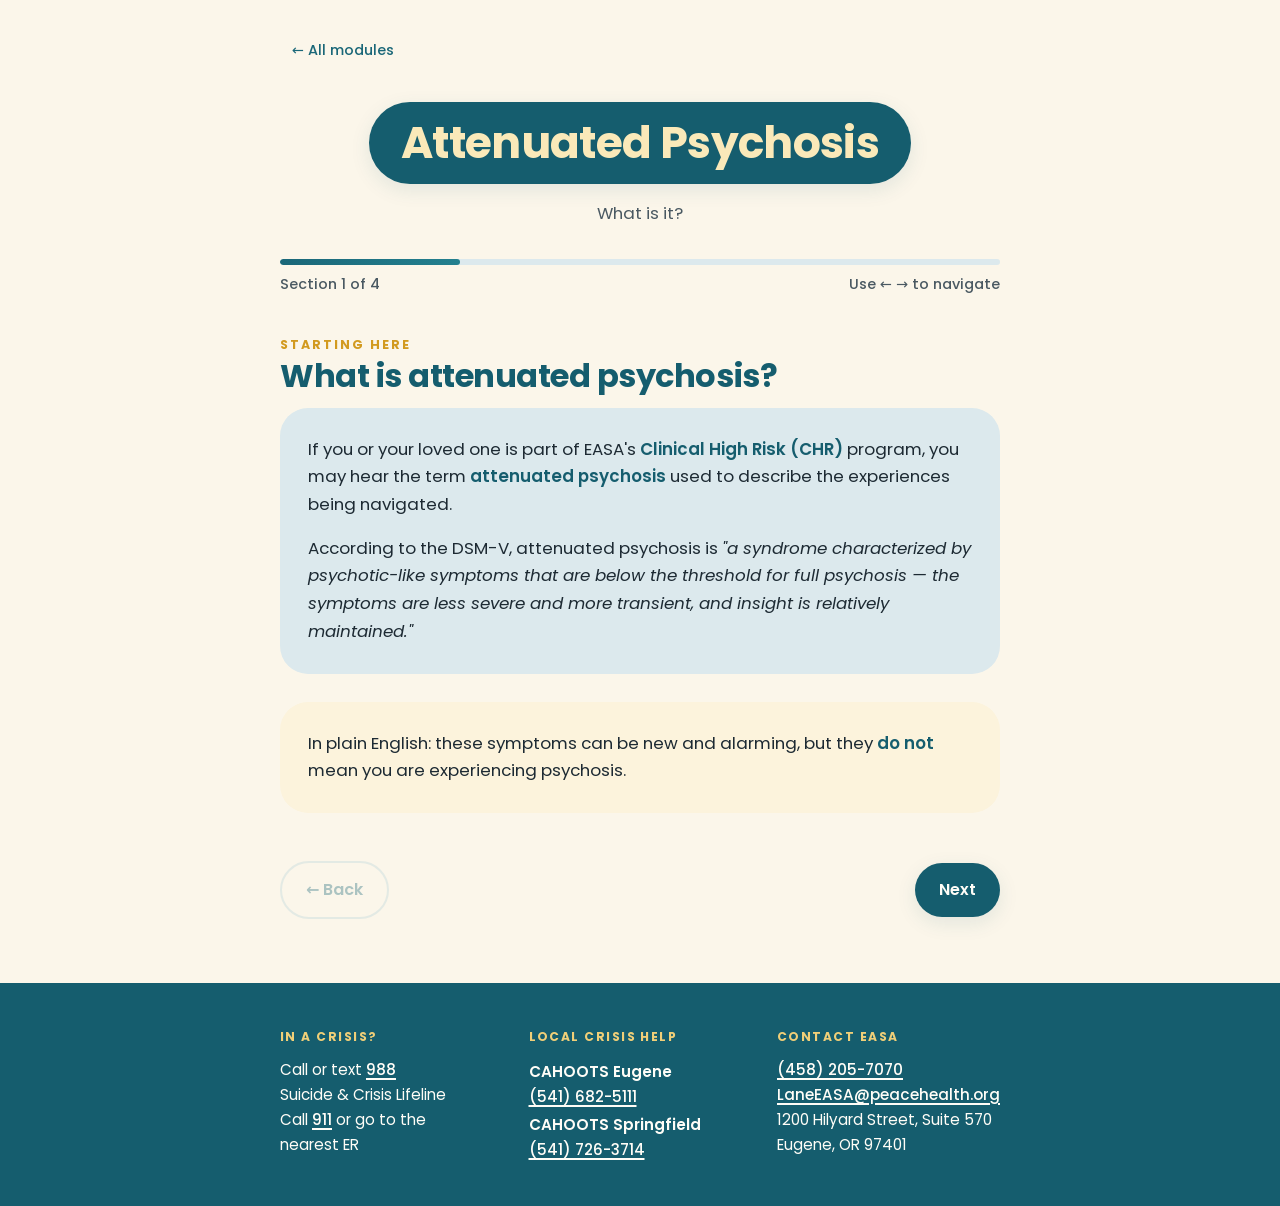
<file: v2/attenuated-psychosis/index.html>
<!DOCTYPE html>
<html lang="en">
<head>
  <meta charset="UTF-8" />
  <meta name="viewport" content="width=device-width, initial-scale=1" />
  <meta name="description" content="A short interactive guide to Attenuated Psychosis Syndrome (APS) — what it is, what it isn't, and coping strategies. Based on Lane County EASA psychoeducation." />
  <title>Attenuated Psychosis Explained · EASA Psychoeducation</title>

  <link rel="preconnect" href="https://fonts.googleapis.com" />
  <link rel="preconnect" href="https://fonts.gstatic.com" crossorigin />
  <link rel="stylesheet" href="https://fonts.googleapis.com/css2?family=Poppins:wght@300;400;500;600;700&display=swap" />

  <link rel="stylesheet" href="../shared/styles.css" />
</head>
<body>
  <div class="page">

    <main>
      <div class="container">

        <a class="tool-back" href="../">&larr; All modules</a>
        <div class="tool-title" data-chapter-top>
          <h1>Attenuated Psychosis</h1>
          <p data-chapter-title>What is it?</p>
        </div>

        <div class="progress" aria-hidden="true">
          <div class="progress__bar">
            <div class="progress__fill" data-progress-fill style="width: 25%"></div>
          </div>
          <div class="progress__label">
            <span data-progress-label>Section 1 of 4</span>
            <span>Use ← → to navigate</span>
          </div>
        </div>

        <div data-chapters>

          <!-- ======= Chapter 1 ======= -->
          <section class="chapter is-active" data-title="What is it?">
            <span class="section-label">Starting here</span>
            <h2>What is attenuated psychosis?</h2>

            <div class="chapter__intro">
              <p>
                If you or your loved one is part of EASA's
                <strong>Clinical High Risk (CHR)</strong> program, you may hear
                the term <strong>attenuated psychosis</strong> used to describe
                the experiences being navigated.
              </p>
              <p>
                According to the DSM-V, attenuated psychosis is
                <em>"a syndrome characterized by psychotic-like symptoms that
                are below the threshold for full psychosis — the symptoms are
                less severe and more transient, and insight is relatively
                maintained."</em>
              </p>
            </div>

            <div class="chapter__intro chapter__intro--warm">
              <p style="margin: 0;">
                In plain English: these symptoms can be new and alarming, but
                they <strong>do not</strong> mean you are experiencing psychosis.
              </p>
            </div>
          </section>

          <!-- ======= Chapter 2 ======= -->
          <section class="chapter" data-title="Symptoms you might notice">
            <span class="section-label">What it can look like</span>
            <h2>Symptoms you might notice</h2>
            <p style="margin-bottom: 1.5rem; color: var(--text-soft);">
              Tap each card to see what it can look like. Most people only
              experience some of these, not all.
            </p>

            <div class="card-grid card-grid--2">

              <div class="reveal-card" data-reveal-card>
                <h3>Changes in thinking</h3>
                <p class="reveal-card__teaser">
                  Shifts in how thoughts feel and move.
                </p>
                <span class="reveal-card__toggle">Examples</span>
                <div class="reveal-card__body">
                  <ul>
                    <li>Confusion about what is real versus imaginary</li>
                    <li>Feeling a loss of control over your own thoughts</li>
                    <li>Feeling like your mind is playing tricks on you</li>
                    <li>Difficulty organizing thoughts or speech, or going off track when talking</li>
                  </ul>
                </div>
              </div>

              <div class="reveal-card reveal-card--tan" data-reveal-card>
                <h3>Changes in how you feel around others</h3>
                <p class="reveal-card__teaser">
                  Shifts in trust, safety, and social connection.
                </p>
                <span class="reveal-card__toggle">Examples</span>
                <div class="reveal-card__body">
                  <ul>
                    <li>Feeling that other people are watching or talking about you</li>
                    <li>Feeling mistrustful or suspicious of others</li>
                    <li>Loss of interest in activities and socializing</li>
                  </ul>
                </div>
              </div>

              <div class="reveal-card reveal-card--sage" data-reveal-card>
                <h3>Changes in perception</h3>
                <p class="reveal-card__teaser">
                  Subtle sensory shifts — often brief, often knowing they aren't "real."
                </p>
                <span class="reveal-card__toggle">Examples</span>
                <div class="reveal-card__body">
                  <ul>
                    <li>Hearing things, like whispering or ringing, that others don't hear</li>
                    <li>Seeing things like shadows or flashes out of the corner of the eye</li>
                  </ul>
                </div>
              </div>

              <div class="reveal-card reveal-card--sage-dark" data-reveal-card>
                <h3>Changes in daily functioning</h3>
                <p class="reveal-card__teaser">
                  How the above can ripple into everyday life.
                </p>
                <span class="reveal-card__toggle">Examples</span>
                <div class="reveal-card__body">
                  <ul>
                    <li>Difficulty functioning at school, work, or home</li>
                  </ul>
                </div>
              </div>

            </div>
          </section>

          <!-- ======= Chapter 3 ======= -->
          <section class="chapter" data-title="What it isn't">
            <span class="section-label">Easing the fear</span>
            <h2>What attenuated psychosis <em>isn't</em></h2>

            <div class="chapter__intro chapter__intro--warm">
              <p style="margin: 0;">
                APS, like many other conditions, is a <strong>warning sign</strong>.
                It does not automatically mean someone will go on to develop a
                more serious condition. It's difficult, sometimes scary — and
                it is <em>not</em> any of the things below.
              </p>
            </div>

            <div class="callout-stack">
              <div class="callout">Attenuated psychosis is <strong>not</strong> psychosis.</div>
              <div class="callout">It is <strong>not</strong> schizophrenia, and it won't necessarily develop into schizophrenia.</div>
              <div class="callout">It is <strong>not</strong> forever — early treatment can improve or clear symptoms.</div>
              <div class="callout">It is <strong>not</strong> uncommon.</div>
            </div>
          </section>

          <!-- ======= Chapter 4 ======= -->
          <section class="chapter" data-title="Strategies that help">
            <span class="section-label">Tools you can use</span>
            <h2>Strategies that help</h2>

            <p style="margin-bottom: 1rem;">
              There are things you can do to cope with APS symptoms and keep
              them from growing. Below are simple strategies to support yourself
              or a loved one.
            </p>

            <div class="pill-grid">
              <div class="pill">Use stress management strategies</div>
              <div class="pill pill--sage">Keep a steady routine</div>
              <div class="pill pill--sage">Build relationships with loved ones</div>
              <div class="pill">Engage in meaningful activities</div>
              <div class="pill">Set clear boundaries</div>
              <div class="pill pill--sage">Make healthy lifestyle choices</div>
            </div>

            <div class="end-cta">
              <h2>Want to talk with someone?</h2>
              <p>EASA's team can help you figure out what's going on and what kind of support might fit.</p>
              <a class="btn btn--primary btn--large" href="https://www.lanecountyeasa.org/contact">
                Contact EASA
              </a>
            </div>

            <p style="margin-top: 2rem; text-align: center; color: var(--text-soft); font-size: 0.95rem;">
              Keep exploring:
              <a href="../psychosis/" style="color: var(--green-mid); font-weight: 700;">Psychosis Explained</a>
              ·
              <a href="../functional-changes/" style="color: var(--green-mid); font-weight: 700;">Functional Changes</a>
            </p>
          </section>

        </div>

        <nav class="chapter-nav" aria-label="Chapter navigation">
          <button class="btn btn--ghost" data-nav-prev disabled>← Back</button>
          <button class="btn btn--primary" data-nav-next>Next</button>
        </nav>

      </div>
    </main>

    <footer class="site-footer" aria-label="Crisis resources and contact">
      <div class="container">
        <div class="site-footer__grid">

          <div class="site-footer__col">
            <span class="site-footer__label">In a crisis?</span>
            <p>
              Call or text <a href="tel:988">988</a><br>
              Suicide &amp; Crisis Lifeline<br>
              Call <a href="tel:911">911</a> or go to the nearest ER
            </p>
          </div>

          <div class="site-footer__col">
            <span class="site-footer__label">Local crisis help</span>
            <p>
              <strong>CAHOOTS Eugene</strong><br>
              <a href="tel:15416825111">(541) 682-5111</a><br>
              <strong>CAHOOTS Springfield</strong><br>
              <a href="tel:15417263714">(541) 726-3714</a>
            </p>
          </div>

          <div class="site-footer__col">
            <span class="site-footer__label">Contact EASA</span>
            <p>
              <a href="tel:14582057070">(458) 205-7070</a><br>
              <a href="mailto:LaneEASA@peacehealth.org">LaneEASA@peacehealth.org</a><br>
              1200 Hilyard Street, Suite 570<br>
              Eugene, OR 97401
            </p>
          </div>

        </div>
      </div>
    </footer>


  </div>

  <script src="../shared/components.js"></script>
</body>
</html>
</file>
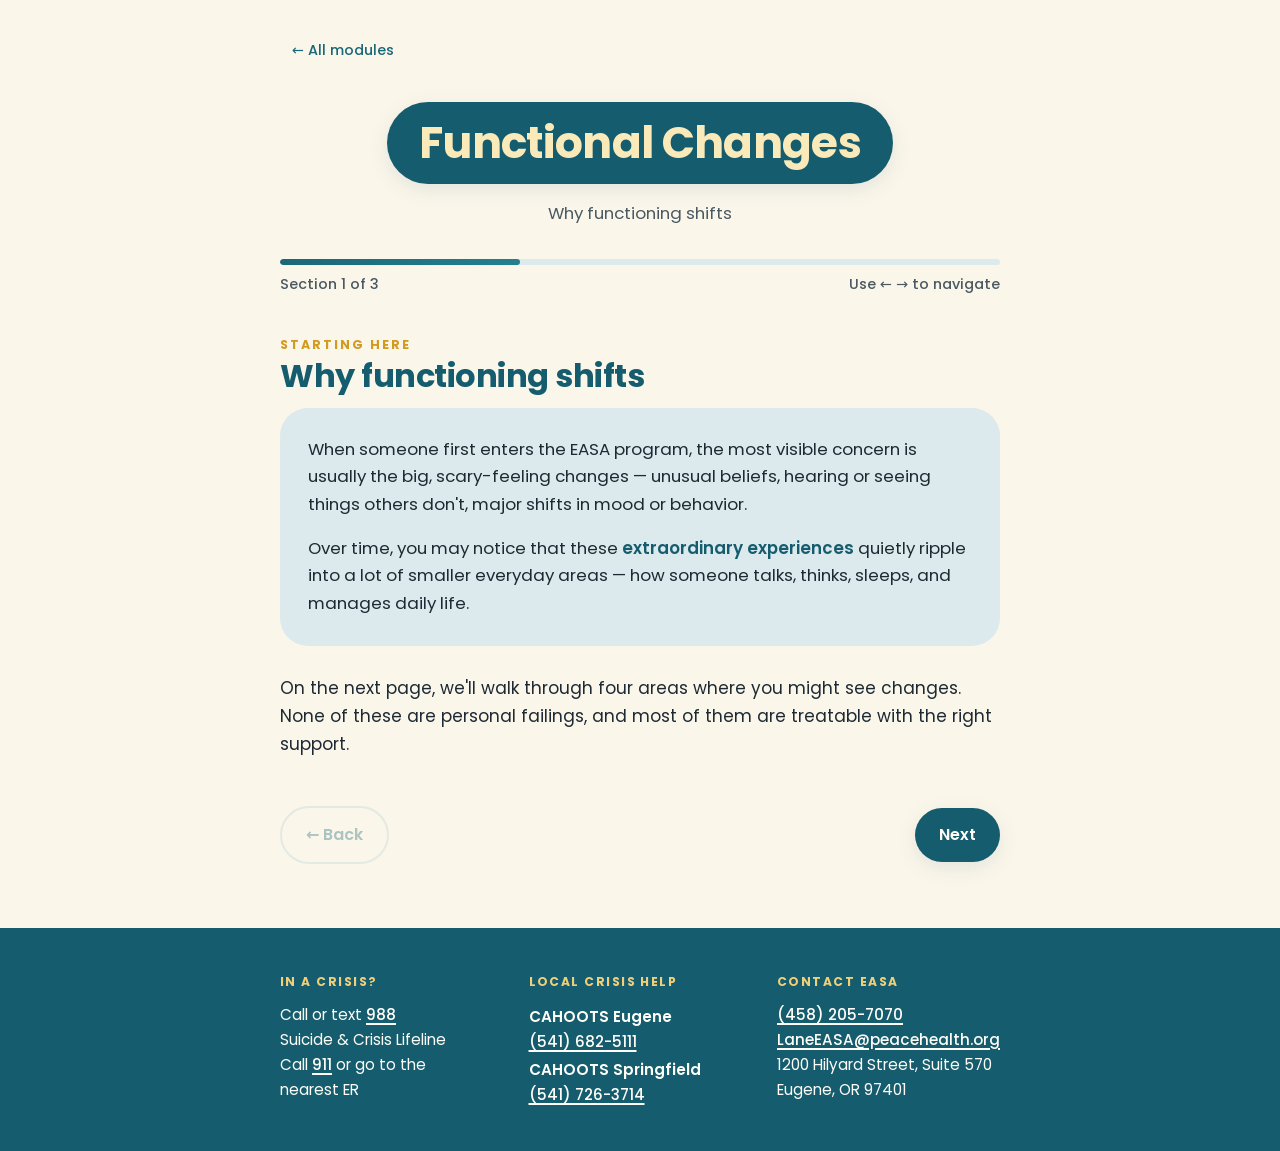
<file: v2/functional-changes/index.html>
<!DOCTYPE html>
<html lang="en">
<head>
  <meta charset="UTF-8" />
  <meta name="viewport" content="width=device-width, initial-scale=1" />
  <meta name="description" content="A short interactive guide to functional changes — how psychosis and APS can affect communication, thinking, sleep, and daily routines. Based on Lane County EASA psychoeducation." />
  <title>Functional Changes · EASA Psychoeducation</title>

  <link rel="preconnect" href="https://fonts.googleapis.com" />
  <link rel="preconnect" href="https://fonts.gstatic.com" crossorigin />
  <link rel="stylesheet" href="https://fonts.googleapis.com/css2?family=Poppins:wght@300;400;500;600;700&display=swap" />

  <link rel="stylesheet" href="../shared/styles.css" />
</head>
<body>
  <div class="page">

    <main>
      <div class="container">

        <a class="tool-back" href="../">&larr; All modules</a>
        <div class="tool-title" data-chapter-top>
          <h1>Functional Changes</h1>
          <p data-chapter-title>Why functioning shifts</p>
        </div>

        <div class="progress" aria-hidden="true">
          <div class="progress__bar">
            <div class="progress__fill" data-progress-fill style="width: 33%"></div>
          </div>
          <div class="progress__label">
            <span data-progress-label>Section 1 of 3</span>
            <span>Use ← → to navigate</span>
          </div>
        </div>

        <div data-chapters>

          <!-- ======= Chapter 1 ======= -->
          <section class="chapter is-active" data-title="Why functioning shifts">
            <span class="section-label">Starting here</span>
            <h2>Why functioning shifts</h2>

            <div class="chapter__intro">
              <p>
                When someone first enters the EASA program, the most visible
                concern is usually the big, scary-feeling changes — unusual
                beliefs, hearing or seeing things others don't, major shifts
                in mood or behavior.
              </p>
              <p>
                Over time, you may notice that these <strong>extraordinary
                experiences</strong> quietly ripple into a lot of smaller
                everyday areas — how someone talks, thinks, sleeps, and
                manages daily life.
              </p>
            </div>

            <p>
              On the next page, we'll walk through four areas where you might
              see changes. None of these are personal failings, and most of
              them are treatable with the right support.
            </p>
          </section>

          <!-- ======= Chapter 2 ======= -->
          <section class="chapter" data-title="Four areas to watch">
            <span class="section-label">Where changes show up</span>
            <h2>Four areas to watch</h2>
            <p style="margin-bottom: 1.5rem; color: var(--text-soft);">
              Tap any card to see what you might notice. Most people don't
              experience all of these — and the ones they do experience often
              come and go.
            </p>

            <div class="card-grid card-grid--2">

              <div class="reveal-card" data-reveal-card>
                <h3>Communication</h3>
                <p class="reveal-card__teaser">
                  How someone talks and expresses themselves can shift.
                </p>
                <span class="reveal-card__toggle">What you might notice</span>
                <div class="reveal-card__body">
                  <ul>
                    <li>Slowed speech, like they have to work to say each word</li>
                    <li>Speaking very quickly, like they're trying to push the words out</li>
                    <li>Sentences that start well but suddenly change direction</li>
                    <li>Difficulty with metaphors, analogies, and sarcasm</li>
                    <li>Thoughts that seem to drift away or feel disconnected</li>
                    <li style="opacity: 0.85; font-style: italic; padding-top: 0.5rem;">
                      Patience and understanding are the most helpful things you can offer.
                    </li>
                  </ul>
                </div>
              </div>

              <div class="reveal-card reveal-card--tan" data-reveal-card>
                <h3>Cognition</h3>
                <p class="reveal-card__teaser">
                  How thinking and processing information can change.
                </p>
                <span class="reveal-card__toggle">What you might notice</span>
                <div class="reveal-card__body">
                  <ul>
                    <li>Attention difficulties</li>
                    <li>Difficulty remembering routine tasks</li>
                    <li>Difficulty with memory more broadly</li>
                    <li>Difficulty planning, organizing, starting, and finishing tasks</li>
                    <li>Trouble understanding metaphors — thinking becomes more literal or concrete</li>
                    <li>Limited insight into what's happening</li>
                    <li>Difficulty organizing and expressing thoughts</li>
                  </ul>
                </div>
              </div>

              <div class="reveal-card reveal-card--sage-dark" data-reveal-card>
                <h3>Sleep</h3>
                <p class="reveal-card__teaser">
                  When and how well someone sleeps often shifts first.
                </p>
                <span class="reveal-card__toggle">What you might notice</span>
                <div class="reveal-card__body">
                  <ul>
                    <li>Difficulty falling asleep</li>
                    <li>Difficulty staying asleep, or falling back to sleep after waking</li>
                    <li>Changes or reversals in sleep schedule (up all night, asleep all day)</li>
                    <li>An increase in symptoms and nightmares, which can be distressing</li>
                    <li>Sedation and fatigue, sometimes from medication, sometimes from negative symptoms</li>
                  </ul>
                </div>
              </div>

              <div class="reveal-card reveal-card--sage" data-reveal-card>
                <h3>Daily Living</h3>
                <p class="reveal-card__teaser">
                  The small routines we all move through — and what can get harder.
                </p>
                <span class="reveal-card__toggle">What you might notice</span>
                <div class="reveal-card__body">
                  <ul>
                    <li>Hygiene tasks (showering, brushing teeth)</li>
                    <li>Changing into clean clothes</li>
                    <li>Cleaning the house or room</li>
                    <li>Shopping and cooking</li>
                    <li>Managing medications</li>
                    <li>Keeping up with appointments and daily routines</li>
                    <li>Going to school or work</li>
                  </ul>
                </div>
              </div>

            </div>
          </section>

          <!-- ======= Chapter 3 ======= -->
          <section class="chapter" data-title="What helps">
            <span class="section-label">You're not alone</span>
            <h2>What helps</h2>

            <div class="chapter__intro chapter__intro--warm">
              <p style="margin: 0;">
                These changes can be frustrating, confusing, or even scary —
                for the person going through them and for the people who love
                them. Having names for what you're seeing makes them easier
                to talk about, plan around, and work on together.
              </p>
            </div>

            <p>
              Most of these areas respond well to support. Occupational therapy,
              skills-building groups, and clinician-guided strategies can all
              help rebuild routines and rhythm. Small adjustments at home —
              patience with communication, gentle prompts for daily tasks,
              protecting sleep — go a long way.
            </p>

            <p style="margin-top: 1rem;">
              If you're navigating this with a loved one and want guidance on
              what to do next, EASA's team is there for both of you.
            </p>

            <div class="end-cta">
              <h2>Talk with someone who understands</h2>
              <p>EASA offers free, confidential consultations for individuals and families.</p>
              <a class="btn btn--primary btn--large" href="https://www.lanecountyeasa.org/contact">
                Contact EASA
              </a>
            </div>

            <p style="margin-top: 2rem; text-align: center; color: var(--text-soft); font-size: 0.95rem;">
              Keep exploring:
              <a href="../psychosis/" style="color: var(--green-mid); font-weight: 700;">Psychosis Explained</a>
              ·
              <a href="../attenuated-psychosis/" style="color: var(--green-mid); font-weight: 700;">Attenuated Psychosis</a>
            </p>
          </section>

        </div>

        <nav class="chapter-nav" aria-label="Chapter navigation">
          <button class="btn btn--ghost" data-nav-prev disabled>← Back</button>
          <button class="btn btn--primary" data-nav-next>Next</button>
        </nav>

      </div>
    </main>

    <footer class="site-footer" aria-label="Crisis resources and contact">
      <div class="container">
        <div class="site-footer__grid">

          <div class="site-footer__col">
            <span class="site-footer__label">In a crisis?</span>
            <p>
              Call or text <a href="tel:988">988</a><br>
              Suicide &amp; Crisis Lifeline<br>
              Call <a href="tel:911">911</a> or go to the nearest ER
            </p>
          </div>

          <div class="site-footer__col">
            <span class="site-footer__label">Local crisis help</span>
            <p>
              <strong>CAHOOTS Eugene</strong><br>
              <a href="tel:15416825111">(541) 682-5111</a><br>
              <strong>CAHOOTS Springfield</strong><br>
              <a href="tel:15417263714">(541) 726-3714</a>
            </p>
          </div>

          <div class="site-footer__col">
            <span class="site-footer__label">Contact EASA</span>
            <p>
              <a href="tel:14582057070">(458) 205-7070</a><br>
              <a href="mailto:LaneEASA@peacehealth.org">LaneEASA@peacehealth.org</a><br>
              1200 Hilyard Street, Suite 570<br>
              Eugene, OR 97401
            </p>
          </div>

        </div>
      </div>
    </footer>


  </div>

  <script src="../shared/components.js"></script>
</body>
</html>
</file>
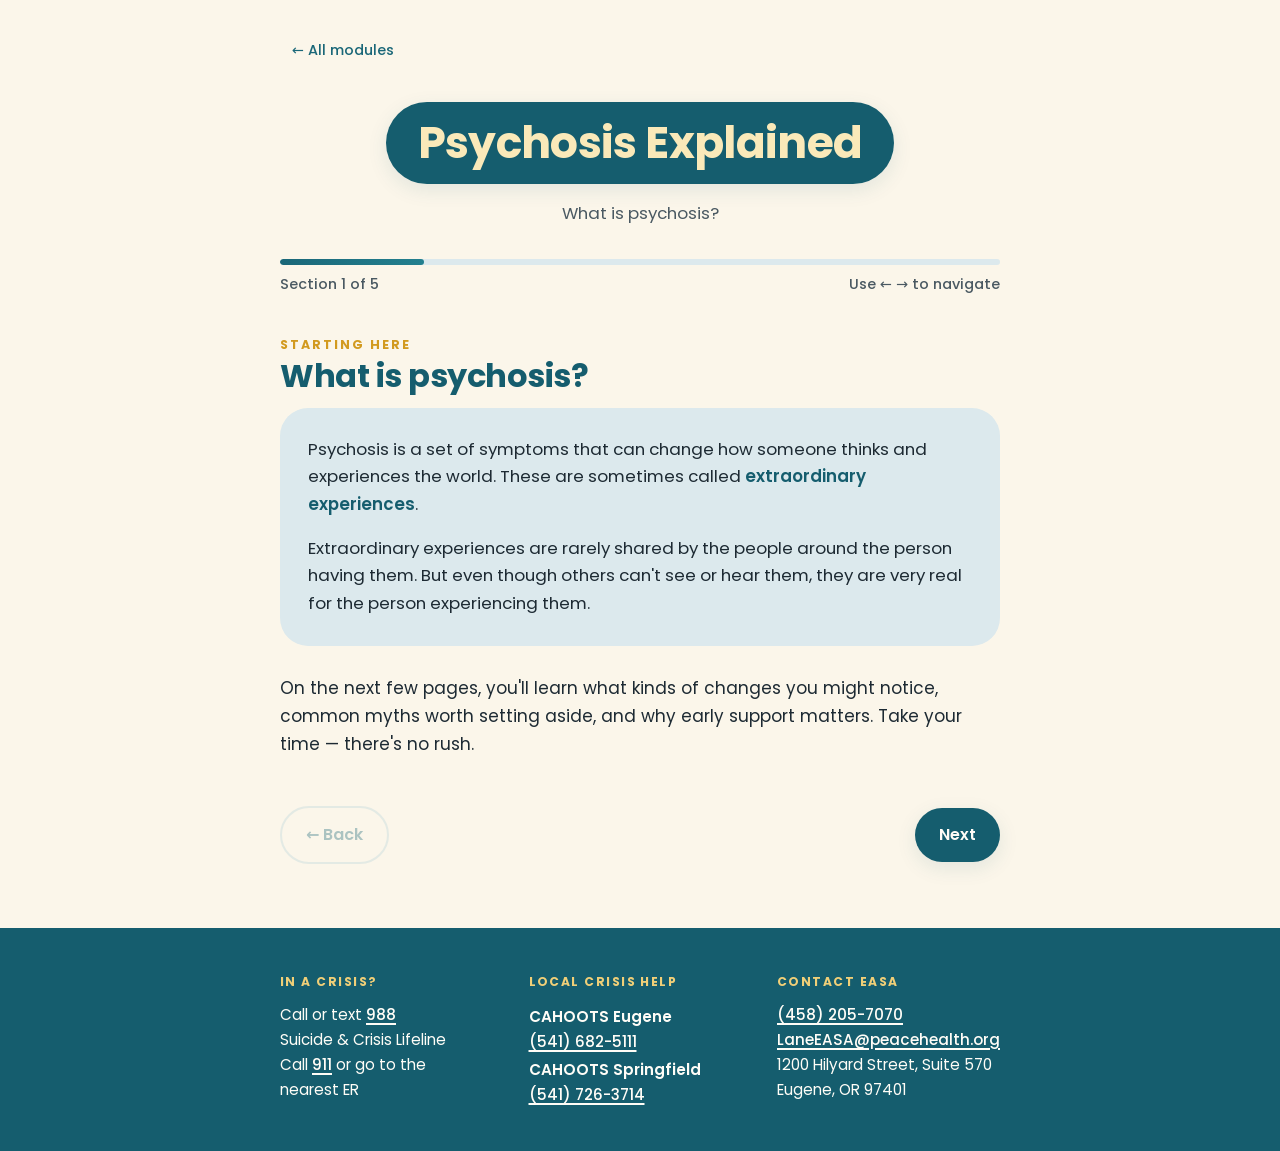
<file: v2/psychosis/index.html>
<!DOCTYPE html>
<html lang="en">
<head>
  <meta charset="UTF-8" />
  <meta name="viewport" content="width=device-width, initial-scale=1" />
  <meta name="description" content="A short interactive guide to psychosis — what it is, what symptoms look like, and common myths. Based on Lane County EASA psychoeducation." />
  <title>Psychosis Explained · EASA Psychoeducation</title>

  <link rel="preconnect" href="https://fonts.googleapis.com" />
  <link rel="preconnect" href="https://fonts.gstatic.com" crossorigin />
  <link rel="stylesheet" href="https://fonts.googleapis.com/css2?family=Poppins:wght@300;400;500;600;700&display=swap" />

  <link rel="stylesheet" href="../shared/styles.css" />
</head>
<body>
  <div class="page">

    <main>
      <div class="container">

        <a class="tool-back" href="../">&larr; All modules</a>
        <div class="tool-title" data-chapter-top>
          <h1>Psychosis Explained</h1>
          <p data-chapter-title>What is psychosis?</p>
        </div>

        <div class="progress" aria-hidden="true">
          <div class="progress__bar">
            <div class="progress__fill" data-progress-fill style="width: 20%"></div>
          </div>
          <div class="progress__label">
            <span data-progress-label>Section 1 of 5</span>
            <span>Use ← → to navigate</span>
          </div>
        </div>

        <div data-chapters>

          <!-- ======= Chapter 1 ======= -->
          <section class="chapter is-active" data-title="What is psychosis?">
            <span class="section-label">Starting here</span>
            <h2>What is psychosis?</h2>

            <div class="chapter__intro">
              <p>
                Psychosis is a set of symptoms that can change how someone thinks
                and experiences the world. These are sometimes called
                <strong>extraordinary experiences</strong>.
              </p>
              <p>
                Extraordinary experiences are rarely shared by the people around
                the person having them. But even though others can't see or hear
                them, they are very real for the person experiencing them.
              </p>
            </div>

            <p>
              On the next few pages, you'll learn what kinds of changes you might
              notice, common myths worth setting aside, and why early support
              matters. Take your time — there's no rush.
            </p>
          </section>

          <!-- ======= Chapter 2 ======= -->
          <section class="chapter" data-title="What it can look like">
            <span class="section-label">Signs you might notice</span>
            <h2>What it can look like</h2>
            <p style="margin-bottom: 1.5rem; color: var(--text-soft);">
              Tap any card to see examples. Psychosis can show up in different
              ways — most people only experience some of these, not all.
            </p>

            <div class="card-grid card-grid--2">

              <div class="reveal-card" data-reveal-card>
                <h3>Unusual Thoughts &amp; Beliefs</h3>
                <p class="reveal-card__teaser">
                  Beliefs that stick even when there's clear evidence they're
                  not true. Sometimes called delusions or paranoia.
                </p>
                <span class="reveal-card__toggle">Examples</span>
                <div class="reveal-card__body">
                  <ul>
                    <li>A belief that others can read their mind</li>
                    <li>A belief that things in the environment have special meaning or hidden messages</li>
                    <li>A belief that someone or something is trying to harm them</li>
                  </ul>
                </div>
              </div>

              <div class="reveal-card reveal-card--tan" data-reveal-card>
                <h3>Perceptual &amp; Sensory Changes</h3>
                <p class="reveal-card__teaser">
                  Sensory experiences that aren't triggered by what's actually
                  in the environment. Also known as hallucinations.
                </p>
                <span class="reveal-card__toggle">Examples</span>
                <div class="reveal-card__body">
                  <ul>
                    <li>Seeing or hearing things that others do not</li>
                    <li>Uncertainty about whether experiences are real</li>
                    <li>Feeling things under the skin that aren't there</li>
                  </ul>
                </div>
              </div>

              <div class="reveal-card reveal-card--sage" data-reveal-card>
                <h3>Disorganized Behavior</h3>
                <p class="reveal-card__teaser">
                  Actions that are out of the ordinary or don't match the setting
                  they're in.
                </p>
                <span class="reveal-card__toggle">Examples</span>
                <div class="reveal-card__body">
                  <ul>
                    <li>Wearing clothes that don't match the weather</li>
                    <li>Rearranging the furniture at 3 a.m. for no specific reason</li>
                    <li>Starting to make a meal, then walking away partway through</li>
                  </ul>
                </div>
              </div>

              <div class="reveal-card reveal-card--sage-dark" data-reveal-card>
                <h3>Functional Changes</h3>
                <p class="reveal-card__teaser">
                  Changes in school, work, sleep, hygiene, or how someone keeps
                  up with daily life.
                </p>
                <span class="reveal-card__toggle">Examples</span>
                <div class="reveal-card__body">
                  <ul>
                    <li>A decline in grades</li>
                    <li>Withdrawing from family or friends</li>
                    <li>Not showering or brushing teeth regularly</li>
                    <li>Slowed processing speed</li>
                    <li>Getting overwhelmed easily</li>
                  </ul>
                </div>
              </div>

            </div>
          </section>

          <!-- ======= Chapter 3 ======= -->
          <section class="chapter" data-title="Myth vs. fact">
            <span class="section-label">Busting some myths</span>
            <h2>Myth vs. fact</h2>

            <div class="chapter__intro chapter__intro--warm">
              <p>
                There's a lot of misinformation about psychosis in our society.
                Tap each card to flip it and see what the research actually says.
              </p>
            </div>

            <div class="flip-deck">

              <div class="flip-card" data-flip-card aria-label="Myth: Experiencing psychosis means I have schizophrenia. Tap to reveal fact.">
                <div class="flip-card__inner">
                  <div class="flip-card__face flip-card__face--front">
                    <span class="flip-card__label">Myth</span>
                    <p class="flip-card__text">Experiencing psychosis means I have schizophrenia.</p>
                    <span class="flip-card__hint">Click to reveal</span>
                  </div>
                  <div class="flip-card__face flip-card__face--back">
                    <div class="flip-card__myth-recap">
                      <span class="flip-card__myth-recap-label">Myth</span>
                      <span class="flip-card__myth-recap-text">"Experiencing psychosis means I have schizophrenia."</span>
                    </div>
                    <span class="flip-card__label">Fact</span>
                    <p class="flip-card__text">
                      There are many reasons someone experiences a first episode
                      of psychosis. Engaging in treatment improves outcomes.
                    </p>
                  </div>
                </div>
              </div>

              <div class="flip-card" data-flip-card aria-label="Myth: Experiencing psychosis means life will change dramatically. Tap to reveal fact.">
                <div class="flip-card__inner">
                  <div class="flip-card__face flip-card__face--front">
                    <span class="flip-card__label">Myth</span>
                    <p class="flip-card__text">Experiencing psychosis means life will change dramatically.</p>
                    <span class="flip-card__hint">Click to reveal</span>
                  </div>
                  <div class="flip-card__face flip-card__face--back">
                    <div class="flip-card__myth-recap">
                      <span class="flip-card__myth-recap-label">Myth</span>
                      <span class="flip-card__myth-recap-text">"Experiencing psychosis means life will change dramatically."</span>
                    </div>
                    <span class="flip-card__label">Fact</span>
                    <p class="flip-card__text">
                      Recovery is possible and a full, meaningful life is possible.
                      Not everyone who experiences a first episode goes on to have a second.
                    </p>
                  </div>
                </div>
              </div>

              <div class="flip-card" data-flip-card aria-label="Myth: People experiencing psychosis are dangerous. Tap to reveal fact.">
                <div class="flip-card__inner">
                  <div class="flip-card__face flip-card__face--front">
                    <span class="flip-card__label">Myth</span>
                    <p class="flip-card__text">People experiencing psychosis are dangerous.</p>
                    <span class="flip-card__hint">Click to reveal</span>
                  </div>
                  <div class="flip-card__face flip-card__face--back">
                    <div class="flip-card__myth-recap">
                      <span class="flip-card__myth-recap-label">Myth</span>
                      <span class="flip-card__myth-recap-text">"People experiencing psychosis are dangerous."</span>
                    </div>
                    <span class="flip-card__label">Fact</span>
                    <p class="flip-card__text">
                      The media paints a very different picture. While having a safety
                      plan is important, people experiencing psychosis are not more
                      dangerous than anyone else.
                    </p>
                  </div>
                </div>
              </div>

              <div class="flip-card" data-flip-card aria-label="Myth: Psychosis is rare. Tap to reveal fact.">
                <div class="flip-card__inner">
                  <div class="flip-card__face flip-card__face--front">
                    <span class="flip-card__label">Myth</span>
                    <p class="flip-card__text">Psychosis is rare.</p>
                    <span class="flip-card__hint">Click to reveal</span>
                  </div>
                  <div class="flip-card__face flip-card__face--back">
                    <div class="flip-card__myth-recap">
                      <span class="flip-card__myth-recap-label">Myth</span>
                      <span class="flip-card__myth-recap-text">"Psychosis is rare."</span>
                    </div>
                    <span class="flip-card__label">Fact</span>
                    <p class="flip-card__text">
                      About 3 in 100 people experience psychosis at some point in
                      their lives.
                    </p>
                  </div>
                </div>
              </div>

              <div class="flip-card" data-flip-card aria-label="Myth: Psychosis and split personality are the same thing. Tap to reveal fact.">
                <div class="flip-card__inner">
                  <div class="flip-card__face flip-card__face--front">
                    <span class="flip-card__label">Myth</span>
                    <p class="flip-card__text">Psychosis and a split personality are the same thing.</p>
                    <span class="flip-card__hint">Click to reveal</span>
                  </div>
                  <div class="flip-card__face flip-card__face--back">
                    <div class="flip-card__myth-recap">
                      <span class="flip-card__myth-recap-label">Myth</span>
                      <span class="flip-card__myth-recap-text">"Psychosis and a split personality are the same thing."</span>
                    </div>
                    <span class="flip-card__label">Fact</span>
                    <p class="flip-card__text">
                      Psychosis does not lead to a split personality. They are
                      entirely different experiences.
                    </p>
                  </div>
                </div>
              </div>

            </div>

            <div class="chapter__intro" style="margin-top: 2rem;">
              <p style="margin: 0;">
                Have you ever woken up in the middle of the night convinced
                the noise you heard was a burglar, and couldn't get back to
                sleep until you checked all the doors? Unlike a first episode
                of psychosis, that kind of experience doesn't typically affect
                daily life — but it gives a small sense of the intensity and
                feeling psychosis can carry.
              </p>
            </div>
          </section>

          <!-- ======= Chapter 4 ======= -->
          <section class="chapter" data-title="Positive and negative symptoms">
            <span class="section-label">Understanding the terms</span>
            <h2>Positive vs. negative symptoms</h2>

            <p style="margin-bottom: 1rem;">
              In a first-episode program, you might hear providers talk about
              <strong>positive</strong> and <strong>negative</strong> symptoms.
              These words don't mean "good" or "bad" — they describe
              <em>direction</em>.
            </p>

            <div class="concept-split">
              <div class="concept-split__col concept-split__col--added">
                <div class="label">Positive symptoms</div>
                <div class="term">Things added to a person's reality</div>
                <div class="desc">Hallucinations, paranoia, delusions, disorganized behavior.</div>
              </div>
              <div class="concept-split__col concept-split__col--taken">
                <div class="label">Negative symptoms</div>
                <div class="term">Things taken away from baseline</div>
                <div class="desc">A change from how someone usually functions or behaves.</div>
              </div>
            </div>

            <h3 style="margin-top: 2rem;">Examples of negative symptoms</h3>
            <p style="color: var(--text-soft); margin-bottom: 1rem;">
              These aren't usually the first thing people think of when they
              hear "psychosis," and they overlap with other mental health
              experiences. They can be hard to address without support.
            </p>

            <div class="pill-grid">
              <div class="pill">Trouble with work or school</div>
              <div class="pill pill--sage">Lack of motivation</div>
              <div class="pill pill--sage">Apathy and disinterest</div>
              <div class="pill">Difficulty with hygiene tasks</div>
              <div class="pill">Decreased socialization</div>
              <div class="pill pill--sage">Struggle to complete housework</div>
              <div class="pill pill--sage">Difficulty expressing emotion</div>
              <div class="pill">Struggle to feel pleasure</div>
              <div class="pill">Slower processing</div>
              <div class="pill pill--sage">Hard time sharing thoughts and ideas</div>
            </div>
          </section>

          <!-- ======= Chapter 5 ======= -->
          <section class="chapter" data-title="Next steps">
            <span class="section-label">You're not alone</span>
            <h2>Next steps</h2>

            <p>
              Psychosis can be scary and full of uncertainty. It can feel like
              nothing will ever be the same. But that's not true. Early support
              makes a meaningful difference, and recovery is possible.
            </p>

            <p style="margin-top: 1rem;">
              If any of what you read here feels familiar — for you, or for
              someone you love — reaching out is the next step. EASA's team
              can help you figure out what's going on and what support might fit.
            </p>

            <div class="end-cta">
              <h2>Ready to talk with someone?</h2>
              <p>Get in touch with Lane County EASA. Consultations are free and confidential.</p>
              <a class="btn btn--primary btn--large" href="https://www.lanecountyeasa.org/contact">
                Contact EASA
              </a>
            </div>

            <p style="margin-top: 2rem; text-align: center; color: var(--text-soft); font-size: 0.95rem;">
              Prefer to keep exploring first?
              <a href="../attenuated-psychosis/" style="color: var(--green-mid); font-weight: 700;">Learn about Attenuated Psychosis →</a>
            </p>
          </section>

        </div>

        <nav class="chapter-nav" aria-label="Chapter navigation">
          <button class="btn btn--ghost" data-nav-prev disabled>← Back</button>
          <button class="btn btn--primary" data-nav-next>Next</button>
        </nav>

      </div>
    </main>

    <footer class="site-footer" aria-label="Crisis resources and contact">
      <div class="container">
        <div class="site-footer__grid">

          <div class="site-footer__col">
            <span class="site-footer__label">In a crisis?</span>
            <p>
              Call or text <a href="tel:988">988</a><br>
              Suicide &amp; Crisis Lifeline<br>
              Call <a href="tel:911">911</a> or go to the nearest ER
            </p>
          </div>

          <div class="site-footer__col">
            <span class="site-footer__label">Local crisis help</span>
            <p>
              <strong>CAHOOTS Eugene</strong><br>
              <a href="tel:15416825111">(541) 682-5111</a><br>
              <strong>CAHOOTS Springfield</strong><br>
              <a href="tel:15417263714">(541) 726-3714</a>
            </p>
          </div>

          <div class="site-footer__col">
            <span class="site-footer__label">Contact EASA</span>
            <p>
              <a href="tel:14582057070">(458) 205-7070</a><br>
              <a href="mailto:LaneEASA@peacehealth.org">LaneEASA@peacehealth.org</a><br>
              1200 Hilyard Street, Suite 570<br>
              Eugene, OR 97401
            </p>
          </div>

        </div>
      </div>
    </footer>


  </div>

  <script src="../shared/components.js"></script>
</body>
</html>
</file>
<file: shared/styles.css>
/* ==========================================================================
   EASA Psychoeducation — shared design system
   ========================================================================== */

/* Reset
   -------------------------------------------------------------------------- */
*, *::before, *::after { box-sizing: border-box; }
* { margin: 0; padding: 0; }
html, body { min-height: 100%; }
img, svg { display: block; max-width: 100%; }
button { font: inherit; color: inherit; background: none; border: 0; cursor: pointer; }
a { color: inherit; }

/* Design tokens
   -------------------------------------------------------------------------- */
:root {
  /* Palette pulled from the PDFs */
  --green-deep: #2f4a3e;
  --green-mid:  #3f564d;
  --green-soft: #7c9389;
  --sage:       #bfcec5;
  --sage-light: #d6e0d9;
  --tan:        #c6a980;
  --tan-soft:   #e4d0ae;
  --cream:      #f7efd8;
  --cream-deep: #ecdeb8;
  --paper:      #fbf6e4;
  --text:       #2b403a;
  --text-soft:  #556c64;
  --white-warm: #fcf9ee;

  /* Depth */
  --shadow-sm: 0 2px 6px rgba(47, 74, 62, 0.06);
  --shadow:    0 6px 20px rgba(47, 74, 62, 0.09);
  --shadow-lg: 0 14px 40px rgba(47, 74, 62, 0.15);

  /* Shape */
  --radius-sm: 12px;
  --radius:    20px;
  --radius-lg: 28px;
  --pill:      999px;

  /* Motion */
  --ease:       cubic-bezier(0.22, 1, 0.36, 1);
  --t-fast:     160ms var(--ease);
  --t-med:      280ms var(--ease);
  --t-slow:     480ms var(--ease);

  /* Layout */
  --container:  760px;
  --container-wide: 960px;
}

/* Base typography
   -------------------------------------------------------------------------- */
body {
  font-family: 'Nunito', system-ui, -apple-system, Segoe UI, Roboto, sans-serif;
  font-size: 17px;
  line-height: 1.65;
  color: var(--text);
  background: var(--cream);
  -webkit-font-smoothing: antialiased;
  -moz-osx-font-smoothing: grayscale;
  text-rendering: optimizeLegibility;
}

h1, h2, h3, h4 {
  font-family: 'Nunito', sans-serif;
  font-weight: 800;
  color: var(--green-deep);
  letter-spacing: -0.01em;
  line-height: 1.2;
}

h1 { font-size: clamp(2rem, 4.5vw, 2.75rem); }
h2 { font-size: clamp(1.5rem, 3.2vw, 2rem); margin-bottom: 0.75rem; }
h3 { font-size: 1.25rem; margin-bottom: 0.5rem; }

p { margin-bottom: 1rem; }
p:last-child { margin-bottom: 0; }

strong { font-weight: 700; color: var(--green-deep); }

/* Layout
   -------------------------------------------------------------------------- */
.page {
  min-height: 100vh;
  display: flex;
  flex-direction: column;
}

.container {
  width: 100%;
  max-width: var(--container);
  margin: 0 auto;
  padding: 0 1.25rem;
}

.container--wide { max-width: var(--container-wide); }

main {
  flex: 1;
  padding: 2rem 0 4rem;
}

/* Top bar — program name + back link
   -------------------------------------------------------------------------- */
.topbar {
  padding: 1rem 0;
  background: var(--paper);
  border-bottom: 1px solid rgba(47, 74, 62, 0.08);
}

.topbar__inner {
  display: flex;
  align-items: center;
  justify-content: space-between;
  gap: 1rem;
}

.topbar__brand {
  display: flex;
  align-items: center;
  gap: 0.6rem;
  font-weight: 800;
  color: var(--green-deep);
  font-size: 0.95rem;
  letter-spacing: 0.02em;
  text-transform: uppercase;
}

.topbar__brand::before {
  content: "";
  display: block;
  width: 28px;
  height: 28px;
  border-radius: 50%;
  background: radial-gradient(circle at 35% 30%, var(--sage) 0%, var(--green-mid) 75%);
  box-shadow: var(--shadow-sm);
}

.topbar__home {
  color: var(--green-mid);
  font-weight: 600;
  font-size: 0.95rem;
  text-decoration: none;
  padding: 0.5rem 1rem;
  border-radius: var(--pill);
  transition: background var(--t-fast);
}

.topbar__home:hover,
.topbar__home:focus-visible { background: rgba(47, 74, 62, 0.06); }

/* Chapter header (per tool)
   -------------------------------------------------------------------------- */
.tool-title {
  text-align: center;
  margin-bottom: 2rem;
  padding-top: 1rem;
}

.tool-title h1 {
  background: var(--green-deep);
  color: var(--cream);
  display: inline-block;
  padding: 0.9rem 2rem;
  border-radius: var(--pill);
  box-shadow: var(--shadow);
}

.tool-title p {
  margin-top: 1rem;
  color: var(--text-soft);
  font-size: 1.05rem;
}

/* Progress indicator
   -------------------------------------------------------------------------- */
.progress {
  margin-bottom: 2rem;
}

.progress__bar {
  height: 6px;
  background: var(--sage-light);
  border-radius: var(--pill);
  overflow: hidden;
}

.progress__fill {
  height: 100%;
  background: linear-gradient(90deg, var(--green-mid), var(--green-soft));
  border-radius: var(--pill);
  transition: width var(--t-med);
}

.progress__label {
  display: flex;
  justify-content: space-between;
  align-items: center;
  margin-top: 0.5rem;
  font-size: 0.9rem;
  color: var(--text-soft);
  font-weight: 600;
}

/* Chapter (section) — visible one at a time
   -------------------------------------------------------------------------- */
.chapter {
  display: none;
  animation: fade-in var(--t-med);
}

.chapter.is-active { display: block; }

@keyframes fade-in {
  from { opacity: 0; transform: translateY(6px); }
  to   { opacity: 1; transform: translateY(0); }
}

.chapter__intro {
  background: var(--sage-light);
  border-radius: var(--radius-lg);
  padding: 1.75rem;
  margin-bottom: 1.75rem;
  font-size: 1.05rem;
  line-height: 1.65;
}

.chapter__intro--warm {
  background: var(--cream-deep);
}

.chapter__intro--dark {
  background: var(--green-deep);
  color: var(--cream);
}

.chapter__intro--dark strong { color: var(--tan-soft); }

/* Chapter navigation (prev/next)
   -------------------------------------------------------------------------- */
.chapter-nav {
  display: flex;
  justify-content: space-between;
  align-items: center;
  gap: 1rem;
  margin-top: 3rem;
}

.btn {
  display: inline-flex;
  align-items: center;
  gap: 0.5rem;
  font-weight: 700;
  padding: 0.85rem 1.5rem;
  border-radius: var(--pill);
  transition: transform var(--t-fast), background var(--t-fast), box-shadow var(--t-fast);
  text-decoration: none;
  font-size: 1rem;
}

.btn:hover { transform: translateY(-1px); }
.btn:active { transform: translateY(0); }
.btn:disabled { opacity: 0.35; cursor: not-allowed; transform: none; }

.btn--primary {
  background: var(--green-deep);
  color: var(--cream);
  box-shadow: var(--shadow);
}
.btn--primary:hover:not(:disabled) { background: var(--green-mid); box-shadow: var(--shadow-lg); }

.btn--ghost {
  background: transparent;
  color: var(--green-mid);
  border: 2px solid var(--sage);
}
.btn--ghost:hover:not(:disabled) { border-color: var(--green-mid); background: var(--sage-light); }

.btn--large { padding: 1rem 1.8rem; font-size: 1.05rem; }

/* Card grids
   -------------------------------------------------------------------------- */
.card-grid {
  display: grid;
  gap: 1.25rem;
  grid-template-columns: 1fr;
}

@media (min-width: 640px) {
  .card-grid--2 { grid-template-columns: repeat(2, 1fr); }
}

/* Reveal cards (tap to expand)
   -------------------------------------------------------------------------- */
.reveal-card {
  width: 100%;
  text-align: left;
  padding: 1.5rem;
  border-radius: var(--radius-lg);
  background: var(--green-mid);
  color: var(--cream);
  box-shadow: var(--shadow);
  transition: transform var(--t-fast), box-shadow var(--t-fast);
  display: flex;
  flex-direction: column;
  gap: 0.75rem;
  cursor: pointer;
  position: relative;
}

.reveal-card:hover { transform: translateY(-2px); box-shadow: var(--shadow-lg); }
.reveal-card:focus-visible { outline: 3px solid var(--tan); outline-offset: 3px; }

.reveal-card--tan { background: var(--tan); color: var(--green-deep); }
.reveal-card--tan h3 { color: var(--green-deep); }
.reveal-card--sage { background: var(--sage); color: var(--green-deep); }
.reveal-card--sage h3 { color: var(--green-deep); }
.reveal-card--sage-dark { background: var(--green-mid); color: var(--cream); }
.reveal-card--sage-dark h3 { color: var(--cream); }

.reveal-card h3 {
  color: inherit;
  font-size: 1.2rem;
  margin: 0;
}

.reveal-card__teaser {
  font-size: 0.98rem;
  line-height: 1.55;
  opacity: 0.92;
}

.reveal-card__toggle {
  display: inline-flex;
  align-items: center;
  gap: 0.4rem;
  font-weight: 700;
  font-size: 0.92rem;
  margin-top: 0.5rem;
  padding: 0.45rem 0.9rem;
  border-radius: var(--pill);
  background: rgba(255, 255, 255, 0.15);
  color: inherit;
  align-self: flex-start;
  transition: background var(--t-fast);
}

.reveal-card--tan .reveal-card__toggle,
.reveal-card--sage .reveal-card__toggle {
  background: rgba(47, 74, 62, 0.12);
}

.reveal-card__toggle::after {
  content: "→";
  transition: transform var(--t-fast);
  font-weight: 400;
}

.reveal-card[aria-expanded="true"] .reveal-card__toggle::after { transform: rotate(90deg); }

.reveal-card__body {
  max-height: 0;
  overflow: hidden;
  transition: max-height var(--t-med);
}

.reveal-card[aria-expanded="true"] .reveal-card__body { max-height: 800px; }

.reveal-card__body ul {
  list-style: none;
  padding: 0.5rem 0 0 0;
  display: flex;
  flex-direction: column;
  gap: 0.5rem;
}

.reveal-card__body li {
  padding-left: 1.35rem;
  position: relative;
  font-size: 0.98rem;
  line-height: 1.55;
}

.reveal-card__body li::before {
  content: "";
  position: absolute;
  left: 0;
  top: 0.7em;
  width: 6px;
  height: 6px;
  border-radius: 50%;
  background: currentColor;
  opacity: 0.7;
}

/* Flip cards (myth / fact)
   -------------------------------------------------------------------------- */
.flip-deck {
  display: grid;
  gap: 1.25rem;
  grid-template-columns: 1fr;
}

@media (min-width: 640px) {
  .flip-deck { grid-template-columns: repeat(2, 1fr); }
}

.flip-card {
  perspective: 1200px;
  height: 280px;
  cursor: pointer;
}

.flip-card__inner {
  position: relative;
  width: 100%;
  height: 100%;
  transition: transform var(--t-slow);
  transform-style: preserve-3d;
}

.flip-card[aria-pressed="true"] .flip-card__inner { transform: rotateY(180deg); }

.flip-card__face {
  position: absolute;
  inset: 0;
  border-radius: var(--radius-lg);
  padding: 1.5rem;
  backface-visibility: hidden;
  display: flex;
  flex-direction: column;
  justify-content: center;
  box-shadow: var(--shadow);
  overflow: auto;
}

.flip-card__face--front {
  background: var(--tan);
  color: var(--green-deep);
}

.flip-card__face--back {
  background: var(--sage);
  color: var(--green-deep);
  transform: rotateY(180deg);
}

.flip-card__label {
  font-size: 0.75rem;
  font-weight: 800;
  letter-spacing: 0.12em;
  text-transform: uppercase;
  margin-bottom: 0.5rem;
  opacity: 0.7;
}

.flip-card__text {
  font-size: 1rem;
  line-height: 1.5;
  font-weight: 600;
}

.flip-card__hint {
  margin-top: auto;
  font-size: 0.8rem;
  opacity: 0.7;
  font-weight: 600;
}

.flip-card:hover .flip-card__face { box-shadow: var(--shadow-lg); }
.flip-card:focus-visible { outline: 3px solid var(--green-deep); outline-offset: 4px; border-radius: var(--radius-lg); }

.flip-card__myth-recap {
  margin-bottom: 0.9rem;
  padding-bottom: 0.85rem;
  border-bottom: 1px solid rgba(47, 74, 62, 0.2);
  font-size: 0.88rem;
  line-height: 1.4;
}

.flip-card__myth-recap-label {
  display: block;
  font-weight: 800;
  font-size: 0.7rem;
  letter-spacing: 0.14em;
  text-transform: uppercase;
  margin-bottom: 0.2rem;
  opacity: 0.65;
}

.flip-card__myth-recap-text {
  font-style: italic;
  opacity: 0.85;
}

/* Pill chips (coping strategies, negative symptom examples)
   -------------------------------------------------------------------------- */
.pill-grid {
  display: grid;
  gap: 0.75rem;
  grid-template-columns: 1fr;
  margin: 1.25rem 0;
}

@media (min-width: 560px) {
  .pill-grid { grid-template-columns: repeat(2, 1fr); }
}

.pill {
  background: var(--green-mid);
  color: var(--cream);
  padding: 0.85rem 1.2rem;
  border-radius: var(--pill);
  text-align: center;
  font-weight: 600;
  font-size: 0.98rem;
  box-shadow: var(--shadow-sm);
  line-height: 1.35;
}

.pill--sage { background: var(--sage); color: var(--green-deep); }
.pill--tan  { background: var(--tan); color: var(--green-deep); }

/* Callout blocks (big reassuring statements)
   -------------------------------------------------------------------------- */
.callout-stack {
  display: flex;
  flex-direction: column;
  gap: 0.85rem;
  margin: 1.25rem 0;
}

.callout {
  background: var(--tan-soft);
  color: var(--green-deep);
  padding: 1.1rem 1.5rem;
  border-radius: var(--pill);
  text-align: center;
  font-weight: 700;
  font-size: 1.02rem;
  box-shadow: var(--shadow-sm);
  line-height: 1.4;
}

@media (max-width: 480px) {
  .callout { border-radius: var(--radius); text-align: left; }
}

/* End-of-tool CTA
   -------------------------------------------------------------------------- */
.end-cta {
  background: var(--green-deep);
  color: var(--cream);
  padding: 2rem;
  border-radius: var(--radius-lg);
  text-align: center;
  margin-top: 1.5rem;
}

.end-cta h2 { color: var(--cream); margin-bottom: 0.75rem; }

.end-cta p { opacity: 0.9; margin-bottom: 1.5rem; }

.end-cta .btn--primary {
  background: var(--tan);
  color: var(--green-deep);
}

.end-cta .btn--primary:hover { background: var(--tan-soft); }

/* Hub page
   -------------------------------------------------------------------------- */
.hub-hero {
  text-align: center;
  margin-bottom: 3rem;
  padding-top: 1rem;
}

.hub-hero h1 {
  margin-bottom: 1rem;
}

.hub-hero__sub {
  color: var(--text-soft);
  font-size: 1.1rem;
  max-width: 560px;
  margin: 0 auto;
}

.hub-cards {
  display: grid;
  gap: 1.25rem;
  grid-template-columns: 1fr;
}

@media (min-width: 760px) {
  .hub-cards { grid-template-columns: repeat(3, 1fr); }
}

.hub-card {
  display: flex;
  flex-direction: column;
  background: var(--white-warm);
  padding: 1.75rem;
  border-radius: var(--radius-lg);
  box-shadow: var(--shadow);
  transition: transform var(--t-fast), box-shadow var(--t-fast);
  text-decoration: none;
  color: inherit;
  gap: 0.75rem;
  position: relative;
  overflow: hidden;
  min-height: 220px;
}

.hub-card::before {
  content: "";
  position: absolute;
  top: 0; left: 0; right: 0;
  height: 8px;
  background: var(--green-mid);
}
.hub-card--1::before { background: var(--green-mid); }
.hub-card--2::before { background: var(--tan); }
.hub-card--3::before { background: var(--sage); }

.hub-card:hover { transform: translateY(-3px); box-shadow: var(--shadow-lg); }

.hub-card h2 { font-size: 1.3rem; margin: 0.5rem 0 0 0; }

.hub-card__desc { flex: 1; color: var(--text-soft); font-size: 0.98rem; }

.hub-card__go {
  font-weight: 700;
  color: var(--green-mid);
  display: inline-flex;
  align-items: center;
  gap: 0.4rem;
}

.hub-card__go::after { content: "→"; transition: transform var(--t-fast); }
.hub-card:hover .hub-card__go::after { transform: translateX(4px); }

.hub-note {
  margin-top: 2.5rem;
  padding: 1.25rem 1.5rem;
  background: var(--sage-light);
  border-radius: var(--radius);
  color: var(--text-soft);
  font-size: 0.95rem;
  line-height: 1.6;
}

/* Crisis footer (always visible)
   -------------------------------------------------------------------------- */
.crisis-footer {
  background: var(--green-deep);
  color: var(--cream);
  padding: 1.5rem 0;
  margin-top: auto;
}

.crisis-footer__inner {
  display: flex;
  flex-wrap: wrap;
  gap: 1rem 2rem;
  align-items: center;
  justify-content: center;
  text-align: center;
  font-size: 0.95rem;
}

.crisis-footer__title {
  font-weight: 800;
  color: var(--tan-soft);
  letter-spacing: 0.02em;
}

.crisis-footer a {
  color: var(--cream);
  font-weight: 700;
  text-decoration: underline;
  text-underline-offset: 3px;
  text-decoration-thickness: 2px;
}

.crisis-footer a:hover { color: var(--tan-soft); }

.crisis-footer__sep {
  opacity: 0.4;
  display: none;
}

@media (min-width: 720px) {
  .crisis-footer__sep { display: inline; }
}

/* Colophon
   -------------------------------------------------------------------------- */
.colophon {
  padding: 1.25rem 0;
  background: var(--paper);
  border-top: 1px solid rgba(47, 74, 62, 0.08);
  text-align: center;
  font-size: 0.85rem;
  color: var(--text-soft);
}

.colophon a {
  color: var(--green-mid);
  text-decoration: none;
  font-weight: 600;
}

.colophon a:hover { text-decoration: underline; }

/* Section labels
   -------------------------------------------------------------------------- */
.section-label {
  font-size: 0.8rem;
  font-weight: 800;
  color: var(--tan);
  letter-spacing: 0.15em;
  text-transform: uppercase;
  margin-bottom: 0.5rem;
}

/* Two-column concept: Added vs Taken away
   -------------------------------------------------------------------------- */
.concept-split {
  display: grid;
  gap: 1rem;
  grid-template-columns: 1fr;
  margin: 1.5rem 0;
}

@media (min-width: 560px) {
  .concept-split { grid-template-columns: repeat(2, 1fr); }
}

.concept-split__col {
  padding: 1.25rem;
  border-radius: var(--radius);
  text-align: center;
}

.concept-split__col--added {
  background: var(--tan-soft);
  color: var(--green-deep);
}

.concept-split__col--taken {
  background: var(--sage);
  color: var(--green-deep);
}

.concept-split__col .label {
  font-size: 0.75rem;
  font-weight: 800;
  letter-spacing: 0.14em;
  text-transform: uppercase;
  margin-bottom: 0.5rem;
  opacity: 0.7;
}

.concept-split__col .term { font-size: 1.15rem; font-weight: 800; margin-bottom: 0.25rem; }

.concept-split__col .desc { font-size: 0.92rem; line-height: 1.45; }

/* Reduced motion
   -------------------------------------------------------------------------- */
@media (prefers-reduced-motion: reduce) {
  *, *::before, *::after {
    animation-duration: 0.01ms !important;
    transition-duration: 0.01ms !important;
    scroll-behavior: auto !important;
  }
  .flip-card__inner { transition: none; }
}

/* Focus ring baseline
   -------------------------------------------------------------------------- */
:focus-visible {
  outline: 3px solid var(--green-mid);
  outline-offset: 3px;
  border-radius: 4px;
}

/* Screen reader only
   -------------------------------------------------------------------------- */
.sr-only {
  position: absolute !important;
  width: 1px; height: 1px;
  padding: 0; margin: -1px;
  overflow: hidden; clip: rect(0,0,0,0);
  white-space: nowrap; border: 0;
}
</file>
<file: embed/shared/styles.css>
/* ==========================================================================
   EASA Psychoeducation v2 — EASA brand palette (teal + gold, Poppins)
   ========================================================================== */

/* Reset
   -------------------------------------------------------------------------- */
*, *::before, *::after { box-sizing: border-box; }
* { margin: 0; padding: 0; }
html, body { min-height: 100%; }
img, svg { display: block; max-width: 100%; }
button { font: inherit; color: inherit; background: none; border: 0; cursor: pointer; }
a { color: inherit; }

/* Design tokens — pulled from the EASA logo and site
   -------------------------------------------------------------------------- */
:root {
  /* Teal family — primary brand (Lane County / compass / subtitle) */
  --teal-deep:  #155d6e;
  --teal-mid:   #1a6778;
  --teal-rich:  #23808f;
  --teal-soft:  #5595a4;
  --teal-pale:  #b8d4db;
  --teal-paler: #dce9ed;

  /* Gold family — accent (EASA letterform) */
  --gold:       #e4b038;
  --gold-warm:  #d29a1f;
  --gold-soft:  #f0cf78;
  --gold-pale:  #fae9b9;
  --gold-wash:  #fcf3dc;

  /* Neutrals */
  --cream:      #fbf6ea;
  --paper:      #fdfaf1;
  --white-warm: #fffdf7;
  --text:       #1d2a33;
  --text-soft:  #4a5962;

  /* Depth */
  --shadow-sm: 0 2px 6px rgba(21, 93, 110, 0.07);
  --shadow:    0 6px 20px rgba(21, 93, 110, 0.10);
  --shadow-lg: 0 14px 40px rgba(21, 93, 110, 0.16);

  /* Shape */
  --radius-sm: 12px;
  --radius:    20px;
  --radius-lg: 28px;
  --pill:      999px;

  /* Motion */
  --ease:       cubic-bezier(0.22, 1, 0.36, 1);
  --t-fast:     160ms var(--ease);
  --t-med:      280ms var(--ease);
  --t-slow:     480ms var(--ease);

  /* Layout */
  --container:  760px;
  --container-wide: 960px;
}

/* Base typography — Poppins to match EASA site
   -------------------------------------------------------------------------- */
body {
  font-family: 'Poppins', system-ui, -apple-system, Segoe UI, Roboto, sans-serif;
  font-size: 17px;
  line-height: 1.65;
  color: var(--text);
  background: #fffdf7; /* LIGHTEST 1 — matches EASA Squarespace section bg */
  -webkit-font-smoothing: antialiased;
  -moz-osx-font-smoothing: grayscale;
  text-rendering: optimizeLegibility;
}

h1, h2, h3, h4 {
  font-family: 'Poppins', sans-serif;
  font-weight: 700;
  color: var(--teal-deep);
  letter-spacing: -0.015em;
  line-height: 1.2;
}

h1 { font-size: clamp(2rem, 4.5vw, 2.75rem); }
h2 { font-size: clamp(1.5rem, 3.2vw, 2rem); margin-bottom: 0.75rem; }
h3 { font-size: 1.25rem; margin-bottom: 0.5rem; font-weight: 600; }

p { margin-bottom: 1rem; }
p:last-child { margin-bottom: 0; }

strong { font-weight: 600; color: var(--teal-deep); }

/* Layout
   -------------------------------------------------------------------------- */
.page {
  min-height: 100vh;
  display: flex;
  flex-direction: column;
}

.container {
  width: 100%;
  max-width: var(--container);
  margin: 0 auto;
  padding: 0 1.25rem;
}

.container--wide { max-width: var(--container-wide); }

main {
  flex: 1;
  padding: 2rem 0 4rem;
}

/* Top bar
   -------------------------------------------------------------------------- */
.topbar {
  padding: 1rem 0;
  background: var(--white-warm);
  border-bottom: 1px solid rgba(21, 93, 110, 0.08);
}

.topbar__inner {
  display: flex;
  align-items: center;
  justify-content: space-between;
  gap: 1rem;
}

.topbar__brand {
  display: flex;
  align-items: center;
  gap: 0.65rem;
  font-weight: 700;
  color: var(--teal-deep);
  font-size: 0.95rem;
  letter-spacing: 0.04em;
  text-transform: uppercase;
}

/* Compass-star mark (nod to EASA logo) */
.topbar__brand::before {
  content: "";
  display: block;
  width: 26px;
  height: 26px;
  background: var(--teal-mid);
  clip-path: polygon(
    50% 0%, 55% 45%, 100% 50%, 55% 55%,
    50% 100%, 45% 55%, 0% 50%, 45% 45%
  );
  flex-shrink: 0;
}

.topbar__home {
  color: var(--teal-mid);
  font-weight: 500;
  font-size: 0.95rem;
  text-decoration: none;
  padding: 0.5rem 1rem;
  border-radius: var(--pill);
  transition: background var(--t-fast);
}

.topbar__home:hover,
.topbar__home:focus-visible { background: var(--teal-paler); }

/* Chapter header (per tool)
   -------------------------------------------------------------------------- */
.tool-title {
  text-align: center;
  margin-bottom: 2rem;
  padding-top: 1rem;
}

.tool-title h1 {
  background: var(--teal-deep);
  color: var(--gold-pale);
  display: inline-block;
  padding: 0.9rem 2rem;
  border-radius: var(--pill);
  box-shadow: var(--shadow);
  font-weight: 700;
}

.tool-title p {
  margin-top: 1rem;
  color: var(--text-soft);
  font-size: 1.05rem;
  font-weight: 400;
}

/* Progress indicator
   -------------------------------------------------------------------------- */
.progress { margin-bottom: 2rem; }

.progress__bar {
  height: 6px;
  background: var(--teal-paler);
  border-radius: var(--pill);
  overflow: hidden;
}

.progress__fill {
  height: 100%;
  background: linear-gradient(90deg, var(--teal-mid), var(--teal-rich));
  border-radius: var(--pill);
  transition: width var(--t-med);
}

.progress__label {
  display: flex;
  justify-content: space-between;
  align-items: center;
  margin-top: 0.5rem;
  font-size: 0.9rem;
  color: var(--text-soft);
  font-weight: 500;
}

/* Chapter (section)
   -------------------------------------------------------------------------- */
.chapter {
  display: none;
  animation: fade-in var(--t-med);
}

.chapter.is-active { display: block; }

@keyframes fade-in {
  from { opacity: 0; transform: translateY(6px); }
  to   { opacity: 1; transform: translateY(0); }
}

.chapter__intro {
  background: var(--teal-paler);
  border-radius: var(--radius-lg);
  padding: 1.75rem;
  margin-bottom: 1.75rem;
  font-size: 1.05rem;
  line-height: 1.65;
}

.chapter__intro--warm { background: var(--gold-wash); }

.chapter__intro--dark { background: var(--teal-deep); color: var(--white-warm); }
.chapter__intro--dark strong { color: var(--gold-soft); }

/* Chapter navigation
   -------------------------------------------------------------------------- */
.chapter-nav {
  display: flex;
  justify-content: space-between;
  align-items: center;
  gap: 1rem;
  margin-top: 3rem;
}

.btn {
  display: inline-flex;
  align-items: center;
  gap: 0.5rem;
  font-weight: 600;
  padding: 0.85rem 1.5rem;
  border-radius: var(--pill);
  transition: transform var(--t-fast), background var(--t-fast), box-shadow var(--t-fast);
  text-decoration: none;
  font-size: 1rem;
}

.btn:hover { transform: translateY(-1px); }
.btn:active { transform: translateY(0); }
.btn:disabled { opacity: 0.35; cursor: not-allowed; transform: none; }

.btn--primary {
  background: var(--teal-deep);
  color: var(--white-warm);
  box-shadow: var(--shadow);
}
.btn--primary:hover:not(:disabled) { background: var(--teal-mid); box-shadow: var(--shadow-lg); }

.btn--ghost {
  background: transparent;
  color: var(--teal-mid);
  border: 2px solid var(--teal-pale);
}
.btn--ghost:hover:not(:disabled) { border-color: var(--teal-mid); background: var(--teal-paler); }

.btn--large { padding: 1rem 1.8rem; font-size: 1.05rem; }

/* Card grids
   -------------------------------------------------------------------------- */
.card-grid {
  display: grid;
  gap: 1.25rem;
  grid-template-columns: 1fr;
}

@media (min-width: 640px) {
  .card-grid--2 { grid-template-columns: repeat(2, 1fr); }
}

/* Reveal cards (tap to expand)
   -------------------------------------------------------------------------- */
.reveal-card {
  width: 100%;
  text-align: left;
  padding: 1.5rem;
  border-radius: var(--radius-lg);
  background: var(--teal-mid);
  color: var(--white-warm);
  box-shadow: var(--shadow);
  transition: transform var(--t-fast), box-shadow var(--t-fast);
  display: flex;
  flex-direction: column;
  gap: 0.75rem;
  cursor: pointer;
  position: relative;
}

.reveal-card:hover { transform: translateY(-2px); box-shadow: var(--shadow-lg); }
.reveal-card:focus-visible { outline: 3px solid var(--gold); outline-offset: 3px; }

.reveal-card--tan { background: var(--gold); color: var(--teal-deep); }
.reveal-card--tan h3 { color: var(--teal-deep); }
.reveal-card--sage { background: var(--teal-pale); color: var(--teal-deep); }
.reveal-card--sage h3 { color: var(--teal-deep); }
.reveal-card--sage-dark { background: var(--teal-deep); color: var(--white-warm); }
.reveal-card--sage-dark h3 { color: var(--white-warm); }

.reveal-card h3 {
  color: inherit;
  font-size: 1.2rem;
  margin: 0;
  font-weight: 700;
}

.reveal-card__teaser {
  font-size: 0.98rem;
  line-height: 1.55;
  opacity: 0.92;
}

.reveal-card__toggle {
  display: inline-flex;
  align-items: center;
  gap: 0.4rem;
  font-weight: 600;
  font-size: 0.92rem;
  margin-top: 0.5rem;
  padding: 0.45rem 0.9rem;
  border-radius: var(--pill);
  background: rgba(255, 255, 255, 0.15);
  color: inherit;
  align-self: flex-start;
  transition: background var(--t-fast);
}

.reveal-card--tan .reveal-card__toggle,
.reveal-card--sage .reveal-card__toggle {
  background: rgba(21, 93, 110, 0.12);
}

.reveal-card__toggle::after {
  content: "→";
  transition: transform var(--t-fast);
  font-weight: 400;
}

.reveal-card[aria-expanded="true"] .reveal-card__toggle::after { transform: rotate(90deg); }

.reveal-card__body {
  max-height: 0;
  overflow: hidden;
  transition: max-height var(--t-med);
}

.reveal-card[aria-expanded="true"] .reveal-card__body { max-height: 800px; }

.reveal-card__body ul {
  list-style: none;
  padding: 0.5rem 0 0 0;
  display: flex;
  flex-direction: column;
  gap: 0.5rem;
}

.reveal-card__body li {
  padding-left: 1.35rem;
  position: relative;
  font-size: 0.98rem;
  line-height: 1.55;
}

.reveal-card__body li::before {
  content: "";
  position: absolute;
  left: 0;
  top: 0.7em;
  width: 6px;
  height: 6px;
  border-radius: 50%;
  background: currentColor;
  opacity: 0.7;
}

/* Flip cards
   -------------------------------------------------------------------------- */
.flip-deck {
  display: grid;
  gap: 1.25rem;
  grid-template-columns: 1fr;
}

@media (min-width: 640px) {
  .flip-deck { grid-template-columns: repeat(2, 1fr); }
}

.flip-card {
  perspective: 1200px;
  height: 280px;
  cursor: pointer;
}

.flip-card__inner {
  position: relative;
  width: 100%;
  height: 100%;
  transition: transform var(--t-slow);
  transform-style: preserve-3d;
}

.flip-card[aria-pressed="true"] .flip-card__inner { transform: rotateY(180deg); }

.flip-card__face {
  position: absolute;
  inset: 0;
  border-radius: var(--radius-lg);
  padding: 1.5rem;
  backface-visibility: hidden;
  display: flex;
  flex-direction: column;
  justify-content: center;
  box-shadow: var(--shadow);
  overflow: auto;
}

.flip-card__face--front {
  background: var(--gold);
  color: var(--teal-deep);
}

.flip-card__face--back {
  background: var(--teal-paler);
  color: var(--teal-deep);
  transform: rotateY(180deg);
}

.flip-card__label {
  font-size: 0.75rem;
  font-weight: 700;
  letter-spacing: 0.14em;
  text-transform: uppercase;
  margin-bottom: 0.5rem;
  opacity: 0.7;
}

.flip-card__text {
  font-size: 1rem;
  line-height: 1.5;
  font-weight: 500;
}

.flip-card__hint {
  margin-top: auto;
  font-size: 0.8rem;
  opacity: 0.7;
  font-weight: 500;
}

.flip-card:hover .flip-card__face { box-shadow: var(--shadow-lg); }
.flip-card:focus-visible { outline: 3px solid var(--teal-deep); outline-offset: 4px; border-radius: var(--radius-lg); }

.flip-card__myth-recap {
  margin-bottom: 0.9rem;
  padding-bottom: 0.85rem;
  border-bottom: 1px solid rgba(21, 93, 110, 0.22);
  font-size: 0.88rem;
  line-height: 1.4;
}

.flip-card__myth-recap-label {
  display: block;
  font-weight: 700;
  font-size: 0.7rem;
  letter-spacing: 0.14em;
  text-transform: uppercase;
  margin-bottom: 0.2rem;
  opacity: 0.65;
}

.flip-card__myth-recap-text {
  font-style: italic;
  opacity: 0.85;
}

/* Pill chips
   -------------------------------------------------------------------------- */
.pill-grid {
  display: grid;
  gap: 0.75rem;
  grid-template-columns: 1fr;
  margin: 1.25rem 0;
}

@media (min-width: 560px) {
  .pill-grid { grid-template-columns: repeat(2, 1fr); }
}

.pill {
  background: var(--teal-mid);
  color: var(--white-warm);
  padding: 0.85rem 1.2rem;
  border-radius: var(--pill);
  text-align: center;
  font-weight: 500;
  font-size: 0.98rem;
  box-shadow: var(--shadow-sm);
  line-height: 1.35;
}

.pill--sage { background: var(--teal-pale); color: var(--teal-deep); }
.pill--tan  { background: var(--gold); color: var(--teal-deep); }

/* Callouts
   -------------------------------------------------------------------------- */
.callout-stack {
  display: flex;
  flex-direction: column;
  gap: 0.85rem;
  margin: 1.25rem 0;
}

.callout {
  background: var(--gold-soft);
  color: var(--teal-deep);
  padding: 1.1rem 1.5rem;
  border-radius: var(--pill);
  text-align: center;
  font-weight: 600;
  font-size: 1.02rem;
  box-shadow: var(--shadow-sm);
  line-height: 1.4;
}

@media (max-width: 480px) {
  .callout { border-radius: var(--radius); text-align: left; }
}

/* End-of-tool CTA
   -------------------------------------------------------------------------- */
.end-cta {
  background: var(--teal-deep);
  color: var(--white-warm);
  padding: 2rem;
  border-radius: var(--radius-lg);
  text-align: center;
  margin-top: 1.5rem;
}

.end-cta h2 { color: var(--white-warm); margin-bottom: 0.75rem; }
.end-cta p { opacity: 0.92; margin-bottom: 1.5rem; }

.end-cta .btn--primary {
  background: var(--gold);
  color: var(--teal-deep);
}
.end-cta .btn--primary:hover { background: var(--gold-soft); }

/* Hub page
   -------------------------------------------------------------------------- */
.hub-hero {
  text-align: center;
  margin-bottom: 3rem;
  padding-top: 1rem;
}

.hub-logo {
  max-width: 260px;
  margin: 0 auto 1.5rem;
}

.hub-hero h1 { margin-bottom: 1rem; }

.hub-hero__sub {
  color: var(--text-soft);
  font-size: 1.1rem;
  max-width: 560px;
  margin: 0 auto;
}

.hub-cards {
  display: grid;
  gap: 1.25rem;
  grid-template-columns: 1fr;
}

@media (min-width: 760px) {
  .hub-cards { grid-template-columns: repeat(3, 1fr); }
}

.hub-card {
  display: flex;
  flex-direction: column;
  background: #ffffff; /* pure white pops gently against the LIGHTEST 1 body */
  padding: 1.75rem;
  border-radius: var(--radius-lg);
  box-shadow: var(--shadow);
  border: 1px solid rgba(21, 93, 110, 0.08);
  transition: transform var(--t-fast), box-shadow var(--t-fast);
  text-decoration: none;
  color: inherit;
  gap: 0.75rem;
  position: relative;
  overflow: hidden;
  min-height: 220px;
}

.hub-card::before {
  content: "";
  position: absolute;
  top: 0; left: 0; right: 0;
  height: 8px;
  background: var(--teal-mid);
}
.hub-card--1::before { background: var(--teal-mid); }
.hub-card--2::before { background: var(--gold); }
.hub-card--3::before { background: var(--teal-pale); }

.hub-card:hover { transform: translateY(-3px); box-shadow: var(--shadow-lg); }

.hub-card h2 { font-size: 1.3rem; margin: 0.5rem 0 0 0; font-weight: 700; }

.hub-card__desc { flex: 1; color: var(--text-soft); font-size: 0.98rem; }

.hub-card__go {
  font-weight: 600;
  color: var(--teal-mid);
  display: inline-flex;
  align-items: center;
  gap: 0.4rem;
}

.hub-card__go::after { content: "→"; transition: transform var(--t-fast); }
.hub-card:hover .hub-card__go::after { transform: translateX(4px); }

.hub-note {
  margin-top: 2.5rem;
  padding: 1.25rem 1.5rem;
  background: var(--teal-paler);
  border-radius: var(--radius);
  color: var(--text-soft);
  font-size: 0.95rem;
  line-height: 1.6;
}

/* Embed footer — two stacked rows: crisis (top) + EASA contact (bottom)
   -------------------------------------------------------------------------- */
.embed-footer { margin-top: auto; }

.embed-footer__row {
  padding: 1.1rem 0;
  font-size: 0.94rem;
  line-height: 1.5;
}

.embed-footer__row .container {
  display: flex;
  flex-wrap: wrap;
  gap: 0.55rem 1.5rem;
  align-items: center;
  justify-content: center;
  text-align: center;
}

.embed-footer__row--crisis {
  background: var(--teal-deep);
  color: var(--white-warm);
}

.embed-footer__row--crisis a {
  color: var(--gold-soft);
  font-weight: 700;
  text-decoration: underline;
  text-underline-offset: 3px;
  text-decoration-thickness: 2px;
}

.embed-footer__row--crisis a:hover { color: var(--gold-pale); }

.embed-footer__row--contact {
  background: var(--gold-wash);
  color: var(--teal-deep);
  border-top: 1px solid rgba(21, 93, 110, 0.1);
}

.embed-footer__row--contact a {
  color: var(--teal-mid);
  font-weight: 700;
  text-decoration: underline;
  text-underline-offset: 3px;
  text-decoration-thickness: 2px;
}

.embed-footer__row--contact a:hover { color: var(--teal-deep); }

.embed-footer__label {
  font-weight: 700;
  letter-spacing: 0.02em;
  margin-right: 0.25rem;
}

.embed-footer__row--crisis .embed-footer__label { color: var(--gold-soft); }
.embed-footer__row--contact .embed-footer__label { color: var(--teal-deep); }

.embed-footer__sep {
  opacity: 0.4;
  display: none;
}

@media (min-width: 760px) {
  .embed-footer__sep { display: inline; }
}

/* Colophon
   -------------------------------------------------------------------------- */
.colophon {
  padding: 1.25rem 0;
  background: var(--paper);
  border-top: 1px solid rgba(21, 93, 110, 0.08);
  text-align: center;
  font-size: 0.85rem;
  color: var(--text-soft);
}

.colophon a {
  color: var(--teal-mid);
  text-decoration: none;
  font-weight: 500;
}

.colophon a:hover { text-decoration: underline; }

/* Section labels
   -------------------------------------------------------------------------- */
.section-label {
  font-size: 0.78rem;
  font-weight: 700;
  color: var(--gold-warm);
  letter-spacing: 0.16em;
  text-transform: uppercase;
  margin-bottom: 0.5rem;
}

/* Concept split (positive vs negative)
   -------------------------------------------------------------------------- */
.concept-split {
  display: grid;
  gap: 1rem;
  grid-template-columns: 1fr;
  margin: 1.5rem 0;
}

@media (min-width: 560px) {
  .concept-split { grid-template-columns: repeat(2, 1fr); }
}

.concept-split__col {
  padding: 1.25rem;
  border-radius: var(--radius);
  text-align: center;
}

.concept-split__col--added {
  background: var(--gold-soft);
  color: var(--teal-deep);
}

.concept-split__col--taken {
  background: var(--teal-pale);
  color: var(--teal-deep);
}

.concept-split__col .label {
  font-size: 0.75rem;
  font-weight: 700;
  letter-spacing: 0.14em;
  text-transform: uppercase;
  margin-bottom: 0.5rem;
  opacity: 0.7;
}

.concept-split__col .term { font-size: 1.15rem; font-weight: 700; margin-bottom: 0.25rem; }

.concept-split__col .desc { font-size: 0.92rem; line-height: 1.45; }

/* Reduced motion
   -------------------------------------------------------------------------- */
@media (prefers-reduced-motion: reduce) {
  *, *::before, *::after {
    animation-duration: 0.01ms !important;
    transition-duration: 0.01ms !important;
    scroll-behavior: auto !important;
  }
  .flip-card__inner { transition: none; }
}

/* Focus ring
   -------------------------------------------------------------------------- */
:focus-visible {
  outline: 3px solid var(--teal-mid);
  outline-offset: 3px;
  border-radius: 4px;
}

/* Screen reader only
   -------------------------------------------------------------------------- */
.sr-only {
  position: absolute !important;
  width: 1px; height: 1px;
  padding: 0; margin: -1px;
  overflow: hidden; clip: rect(0,0,0,0);
  white-space: nowrap; border: 0;
}


/* Site footer (crisis + EASA contact, 3-column)
   -------------------------------------------------------------------------- */
.site-footer {
  background: var(--teal-deep);
  color: var(--white-warm);
  padding: 2.75rem 0;
  margin-top: auto;
}

.site-footer__grid {
  display: grid;
  gap: 1.75rem;
  grid-template-columns: 1fr;
}

@media (min-width: 720px) {
  .site-footer__grid {
    grid-template-columns: repeat(3, 1fr);
    gap: 2.5rem;
  }
}

.site-footer__col {
  font-size: 0.95rem;
  line-height: 1.65;
}

.site-footer__col p { margin: 0; }

.site-footer__label {
  display: block;
  font-weight: 700;
  color: var(--gold-soft);
  letter-spacing: 0.12em;
  text-transform: uppercase;
  font-size: 0.76rem;
  margin-bottom: 0.65rem;
}

.site-footer a {
  color: var(--white-warm);
  text-decoration: underline;
  text-underline-offset: 3px;
  text-decoration-thickness: 2px;
  font-weight: 500;
}

.site-footer a:hover { color: var(--gold-soft); }

.site-footer__col strong {
  color: var(--white-warm);
  font-weight: 600;
  display: inline-block;
  margin-top: 0.15rem;
}


/* Tool-page back link (navigates to hub within iframe)
   -------------------------------------------------------------------------- */
.tool-back {
  display: inline-flex;
  align-items: center;
  gap: 0.35rem;
  color: var(--teal-mid);
  text-decoration: none;
  font-weight: 500;
  font-size: 0.9rem;
  margin-bottom: 1rem;
  padding: 0.45rem 0.95rem 0.45rem 0.75rem;
  border-radius: var(--pill);
  background: transparent;
  transition: background var(--t-fast), color var(--t-fast);
}
.tool-back:hover,
.tool-back:focus-visible {
  background: var(--teal-paler);
  color: var(--teal-deep);
}
</file>
<file: v2/shared/styles.css>
/* ==========================================================================
   EASA Psychoeducation v2 — EASA brand palette (teal + gold, Poppins)
   ========================================================================== */

/* Reset
   -------------------------------------------------------------------------- */
*, *::before, *::after { box-sizing: border-box; }
* { margin: 0; padding: 0; }
html, body { min-height: 100%; }
img, svg { display: block; max-width: 100%; }
button { font: inherit; color: inherit; background: none; border: 0; cursor: pointer; }
a { color: inherit; }

/* Design tokens — pulled from the EASA logo and site
   -------------------------------------------------------------------------- */
:root {
  /* Teal family — primary brand (Lane County / compass / subtitle) */
  --teal-deep:  #155d6e;
  --teal-mid:   #1a6778;
  --teal-rich:  #23808f;
  --teal-soft:  #5595a4;
  --teal-pale:  #b8d4db;
  --teal-paler: #dce9ed;

  /* Gold family — accent (EASA letterform) */
  --gold:       #e4b038;
  --gold-warm:  #d29a1f;
  --gold-soft:  #f0cf78;
  --gold-pale:  #fae9b9;
  --gold-wash:  #fcf3dc;

  /* Neutrals */
  --cream:      #fbf6ea;
  --paper:      #fdfaf1;
  --white-warm: #fffdf7;
  --text:       #1d2a33;
  --text-soft:  #4a5962;

  /* Depth */
  --shadow-sm: 0 2px 6px rgba(21, 93, 110, 0.07);
  --shadow:    0 6px 20px rgba(21, 93, 110, 0.10);
  --shadow-lg: 0 14px 40px rgba(21, 93, 110, 0.16);

  /* Shape */
  --radius-sm: 12px;
  --radius:    20px;
  --radius-lg: 28px;
  --pill:      999px;

  /* Motion */
  --ease:       cubic-bezier(0.22, 1, 0.36, 1);
  --t-fast:     160ms var(--ease);
  --t-med:      280ms var(--ease);
  --t-slow:     480ms var(--ease);

  /* Layout */
  --container:  760px;
  --container-wide: 960px;
}

/* Base typography — Poppins to match EASA site
   -------------------------------------------------------------------------- */
body {
  font-family: 'Poppins', system-ui, -apple-system, Segoe UI, Roboto, sans-serif;
  font-size: 17px;
  line-height: 1.65;
  color: var(--text);
  background: var(--cream);
  -webkit-font-smoothing: antialiased;
  -moz-osx-font-smoothing: grayscale;
  text-rendering: optimizeLegibility;
}

h1, h2, h3, h4 {
  font-family: 'Poppins', sans-serif;
  font-weight: 700;
  color: var(--teal-deep);
  letter-spacing: -0.015em;
  line-height: 1.2;
}

h1 { font-size: clamp(2rem, 4.5vw, 2.75rem); }
h2 { font-size: clamp(1.5rem, 3.2vw, 2rem); margin-bottom: 0.75rem; }
h3 { font-size: 1.25rem; margin-bottom: 0.5rem; font-weight: 600; }

p { margin-bottom: 1rem; }
p:last-child { margin-bottom: 0; }

strong { font-weight: 600; color: var(--teal-deep); }

/* Layout
   -------------------------------------------------------------------------- */
.page {
  min-height: 100vh;
  display: flex;
  flex-direction: column;
}

.container {
  width: 100%;
  max-width: var(--container);
  margin: 0 auto;
  padding: 0 1.25rem;
}

.container--wide { max-width: var(--container-wide); }

main {
  flex: 1;
  padding: 2rem 0 4rem;
}

/* Top bar
   -------------------------------------------------------------------------- */
.topbar {
  padding: 1rem 0;
  background: var(--white-warm);
  border-bottom: 1px solid rgba(21, 93, 110, 0.08);
}

.topbar__inner {
  display: flex;
  align-items: center;
  justify-content: space-between;
  gap: 1rem;
}

.topbar__brand {
  display: flex;
  align-items: center;
  gap: 0.65rem;
  font-weight: 700;
  color: var(--teal-deep);
  font-size: 0.95rem;
  letter-spacing: 0.04em;
  text-transform: uppercase;
}

/* Compass-star mark (nod to EASA logo) */
.topbar__brand::before {
  content: "";
  display: block;
  width: 26px;
  height: 26px;
  background: var(--teal-mid);
  clip-path: polygon(
    50% 0%, 55% 45%, 100% 50%, 55% 55%,
    50% 100%, 45% 55%, 0% 50%, 45% 45%
  );
  flex-shrink: 0;
}

.topbar__home {
  color: var(--teal-mid);
  font-weight: 500;
  font-size: 0.95rem;
  text-decoration: none;
  padding: 0.5rem 1rem;
  border-radius: var(--pill);
  transition: background var(--t-fast);
}

.topbar__home:hover,
.topbar__home:focus-visible { background: var(--teal-paler); }

/* Chapter header (per tool)
   -------------------------------------------------------------------------- */
.tool-title {
  text-align: center;
  margin-bottom: 2rem;
  padding-top: 1rem;
}

.tool-title h1 {
  background: var(--teal-deep);
  color: var(--gold-pale);
  display: inline-block;
  padding: 0.9rem 2rem;
  border-radius: var(--pill);
  box-shadow: var(--shadow);
  font-weight: 700;
}

.tool-title p {
  margin-top: 1rem;
  color: var(--text-soft);
  font-size: 1.05rem;
  font-weight: 400;
}

/* Progress indicator
   -------------------------------------------------------------------------- */
.progress { margin-bottom: 2rem; }

.progress__bar {
  height: 6px;
  background: var(--teal-paler);
  border-radius: var(--pill);
  overflow: hidden;
}

.progress__fill {
  height: 100%;
  background: linear-gradient(90deg, var(--teal-mid), var(--teal-rich));
  border-radius: var(--pill);
  transition: width var(--t-med);
}

.progress__label {
  display: flex;
  justify-content: space-between;
  align-items: center;
  margin-top: 0.5rem;
  font-size: 0.9rem;
  color: var(--text-soft);
  font-weight: 500;
}

/* Chapter (section)
   -------------------------------------------------------------------------- */
.chapter {
  display: none;
  animation: fade-in var(--t-med);
}

.chapter.is-active { display: block; }

@keyframes fade-in {
  from { opacity: 0; transform: translateY(6px); }
  to   { opacity: 1; transform: translateY(0); }
}

.chapter__intro {
  background: var(--teal-paler);
  border-radius: var(--radius-lg);
  padding: 1.75rem;
  margin-bottom: 1.75rem;
  font-size: 1.05rem;
  line-height: 1.65;
}

.chapter__intro--warm { background: var(--gold-wash); }

.chapter__intro--dark { background: var(--teal-deep); color: var(--white-warm); }
.chapter__intro--dark strong { color: var(--gold-soft); }

/* Chapter navigation
   -------------------------------------------------------------------------- */
.chapter-nav {
  display: flex;
  justify-content: space-between;
  align-items: center;
  gap: 1rem;
  margin-top: 3rem;
}

.btn {
  display: inline-flex;
  align-items: center;
  gap: 0.5rem;
  font-weight: 600;
  padding: 0.85rem 1.5rem;
  border-radius: var(--pill);
  transition: transform var(--t-fast), background var(--t-fast), box-shadow var(--t-fast);
  text-decoration: none;
  font-size: 1rem;
}

.btn:hover { transform: translateY(-1px); }
.btn:active { transform: translateY(0); }
.btn:disabled { opacity: 0.35; cursor: not-allowed; transform: none; }

.btn--primary {
  background: var(--teal-deep);
  color: var(--white-warm);
  box-shadow: var(--shadow);
}
.btn--primary:hover:not(:disabled) { background: var(--teal-mid); box-shadow: var(--shadow-lg); }

.btn--ghost {
  background: transparent;
  color: var(--teal-mid);
  border: 2px solid var(--teal-pale);
}
.btn--ghost:hover:not(:disabled) { border-color: var(--teal-mid); background: var(--teal-paler); }

.btn--large { padding: 1rem 1.8rem; font-size: 1.05rem; }

/* Card grids
   -------------------------------------------------------------------------- */
.card-grid {
  display: grid;
  gap: 1.25rem;
  grid-template-columns: 1fr;
}

@media (min-width: 640px) {
  .card-grid--2 { grid-template-columns: repeat(2, 1fr); }
}

/* Reveal cards (tap to expand)
   -------------------------------------------------------------------------- */
.reveal-card {
  width: 100%;
  text-align: left;
  padding: 1.5rem;
  border-radius: var(--radius-lg);
  background: var(--teal-mid);
  color: var(--white-warm);
  box-shadow: var(--shadow);
  transition: transform var(--t-fast), box-shadow var(--t-fast);
  display: flex;
  flex-direction: column;
  gap: 0.75rem;
  cursor: pointer;
  position: relative;
}

.reveal-card:hover { transform: translateY(-2px); box-shadow: var(--shadow-lg); }
.reveal-card:focus-visible { outline: 3px solid var(--gold); outline-offset: 3px; }

.reveal-card--tan { background: var(--gold); color: var(--teal-deep); }
.reveal-card--tan h3 { color: var(--teal-deep); }
.reveal-card--sage { background: var(--teal-pale); color: var(--teal-deep); }
.reveal-card--sage h3 { color: var(--teal-deep); }
.reveal-card--sage-dark { background: var(--teal-deep); color: var(--white-warm); }
.reveal-card--sage-dark h3 { color: var(--white-warm); }

.reveal-card h3 {
  color: inherit;
  font-size: 1.2rem;
  margin: 0;
  font-weight: 700;
}

.reveal-card__teaser {
  font-size: 0.98rem;
  line-height: 1.55;
  opacity: 0.92;
}

.reveal-card__toggle {
  display: inline-flex;
  align-items: center;
  gap: 0.4rem;
  font-weight: 600;
  font-size: 0.92rem;
  margin-top: 0.5rem;
  padding: 0.45rem 0.9rem;
  border-radius: var(--pill);
  background: rgba(255, 255, 255, 0.15);
  color: inherit;
  align-self: flex-start;
  transition: background var(--t-fast);
}

.reveal-card--tan .reveal-card__toggle,
.reveal-card--sage .reveal-card__toggle {
  background: rgba(21, 93, 110, 0.12);
}

.reveal-card__toggle::after {
  content: "→";
  transition: transform var(--t-fast);
  font-weight: 400;
}

.reveal-card[aria-expanded="true"] .reveal-card__toggle::after { transform: rotate(90deg); }

.reveal-card__body {
  max-height: 0;
  overflow: hidden;
  transition: max-height var(--t-med);
}

.reveal-card[aria-expanded="true"] .reveal-card__body { max-height: 800px; }

.reveal-card__body ul {
  list-style: none;
  padding: 0.5rem 0 0 0;
  display: flex;
  flex-direction: column;
  gap: 0.5rem;
}

.reveal-card__body li {
  padding-left: 1.35rem;
  position: relative;
  font-size: 0.98rem;
  line-height: 1.55;
}

.reveal-card__body li::before {
  content: "";
  position: absolute;
  left: 0;
  top: 0.7em;
  width: 6px;
  height: 6px;
  border-radius: 50%;
  background: currentColor;
  opacity: 0.7;
}

/* Flip cards
   -------------------------------------------------------------------------- */
.flip-deck {
  display: grid;
  gap: 1.25rem;
  grid-template-columns: 1fr;
}

@media (min-width: 640px) {
  .flip-deck { grid-template-columns: repeat(2, 1fr); }
}

.flip-card {
  perspective: 1200px;
  height: 280px;
  cursor: pointer;
}

.flip-card__inner {
  position: relative;
  width: 100%;
  height: 100%;
  transition: transform var(--t-slow);
  transform-style: preserve-3d;
}

.flip-card[aria-pressed="true"] .flip-card__inner { transform: rotateY(180deg); }

.flip-card__face {
  position: absolute;
  inset: 0;
  border-radius: var(--radius-lg);
  padding: 1.5rem;
  backface-visibility: hidden;
  display: flex;
  flex-direction: column;
  justify-content: center;
  box-shadow: var(--shadow);
  overflow: auto;
}

.flip-card__face--front {
  background: var(--gold);
  color: var(--teal-deep);
}

.flip-card__face--back {
  background: var(--teal-paler);
  color: var(--teal-deep);
  transform: rotateY(180deg);
}

.flip-card__label {
  font-size: 0.75rem;
  font-weight: 700;
  letter-spacing: 0.14em;
  text-transform: uppercase;
  margin-bottom: 0.5rem;
  opacity: 0.7;
}

.flip-card__text {
  font-size: 1rem;
  line-height: 1.5;
  font-weight: 500;
}

.flip-card__hint {
  margin-top: auto;
  font-size: 0.8rem;
  opacity: 0.7;
  font-weight: 500;
}

.flip-card:hover .flip-card__face { box-shadow: var(--shadow-lg); }
.flip-card:focus-visible { outline: 3px solid var(--teal-deep); outline-offset: 4px; border-radius: var(--radius-lg); }

.flip-card__myth-recap {
  margin-bottom: 0.9rem;
  padding-bottom: 0.85rem;
  border-bottom: 1px solid rgba(21, 93, 110, 0.22);
  font-size: 0.88rem;
  line-height: 1.4;
}

.flip-card__myth-recap-label {
  display: block;
  font-weight: 700;
  font-size: 0.7rem;
  letter-spacing: 0.14em;
  text-transform: uppercase;
  margin-bottom: 0.2rem;
  opacity: 0.65;
}

.flip-card__myth-recap-text {
  font-style: italic;
  opacity: 0.85;
}

/* Pill chips
   -------------------------------------------------------------------------- */
.pill-grid {
  display: grid;
  gap: 0.75rem;
  grid-template-columns: 1fr;
  margin: 1.25rem 0;
}

@media (min-width: 560px) {
  .pill-grid { grid-template-columns: repeat(2, 1fr); }
}

.pill {
  background: var(--teal-mid);
  color: var(--white-warm);
  padding: 0.85rem 1.2rem;
  border-radius: var(--pill);
  text-align: center;
  font-weight: 500;
  font-size: 0.98rem;
  box-shadow: var(--shadow-sm);
  line-height: 1.35;
}

.pill--sage { background: var(--teal-pale); color: var(--teal-deep); }
.pill--tan  { background: var(--gold); color: var(--teal-deep); }

/* Callouts
   -------------------------------------------------------------------------- */
.callout-stack {
  display: flex;
  flex-direction: column;
  gap: 0.85rem;
  margin: 1.25rem 0;
}

.callout {
  background: var(--gold-soft);
  color: var(--teal-deep);
  padding: 1.1rem 1.5rem;
  border-radius: var(--pill);
  text-align: center;
  font-weight: 600;
  font-size: 1.02rem;
  box-shadow: var(--shadow-sm);
  line-height: 1.4;
}

@media (max-width: 480px) {
  .callout { border-radius: var(--radius); text-align: left; }
}

/* End-of-tool CTA
   -------------------------------------------------------------------------- */
.end-cta {
  background: var(--teal-deep);
  color: var(--white-warm);
  padding: 2rem;
  border-radius: var(--radius-lg);
  text-align: center;
  margin-top: 1.5rem;
}

.end-cta h2 { color: var(--white-warm); margin-bottom: 0.75rem; }
.end-cta p { opacity: 0.92; margin-bottom: 1.5rem; }

.end-cta .btn--primary {
  background: var(--gold);
  color: var(--teal-deep);
}
.end-cta .btn--primary:hover { background: var(--gold-soft); }

/* Hub page
   -------------------------------------------------------------------------- */
.hub-hero {
  text-align: center;
  margin-bottom: 3rem;
  padding-top: 1rem;
}

.hub-logo {
  max-width: 260px;
  margin: 0 auto 1.5rem;
}

.hub-hero h1 { margin-bottom: 1rem; }

.hub-hero__sub {
  color: var(--text-soft);
  font-size: 1.1rem;
  max-width: 560px;
  margin: 0 auto;
}

.hub-cards {
  display: grid;
  gap: 1.25rem;
  grid-template-columns: 1fr;
}

@media (min-width: 760px) {
  .hub-cards { grid-template-columns: repeat(3, 1fr); }
}

.hub-card {
  display: flex;
  flex-direction: column;
  background: var(--white-warm);
  padding: 1.75rem;
  border-radius: var(--radius-lg);
  box-shadow: var(--shadow);
  transition: transform var(--t-fast), box-shadow var(--t-fast);
  text-decoration: none;
  color: inherit;
  gap: 0.75rem;
  position: relative;
  overflow: hidden;
  min-height: 220px;
}

.hub-card::before {
  content: "";
  position: absolute;
  top: 0; left: 0; right: 0;
  height: 8px;
  background: var(--teal-mid);
}
.hub-card--1::before { background: var(--teal-mid); }
.hub-card--2::before { background: var(--gold); }
.hub-card--3::before { background: var(--teal-pale); }

.hub-card:hover { transform: translateY(-3px); box-shadow: var(--shadow-lg); }

.hub-card h2 { font-size: 1.3rem; margin: 0.5rem 0 0 0; font-weight: 700; }

.hub-card__desc { flex: 1; color: var(--text-soft); font-size: 0.98rem; }

.hub-card__go {
  font-weight: 600;
  color: var(--teal-mid);
  display: inline-flex;
  align-items: center;
  gap: 0.4rem;
}

.hub-card__go::after { content: "→"; transition: transform var(--t-fast); }
.hub-card:hover .hub-card__go::after { transform: translateX(4px); }

.hub-note {
  margin-top: 2.5rem;
  padding: 1.25rem 1.5rem;
  background: var(--teal-paler);
  border-radius: var(--radius);
  color: var(--text-soft);
  font-size: 0.95rem;
  line-height: 1.6;
}

/* Crisis footer
   -------------------------------------------------------------------------- */
.crisis-footer {
  background: var(--teal-deep);
  color: var(--white-warm);
  padding: 1.5rem 0;
  margin-top: auto;
}

.crisis-footer__inner {
  display: flex;
  flex-wrap: wrap;
  gap: 1rem 2rem;
  align-items: center;
  justify-content: center;
  text-align: center;
  font-size: 0.95rem;
}

.crisis-footer__title {
  font-weight: 700;
  color: var(--gold-soft);
  letter-spacing: 0.02em;
}

.crisis-footer a {
  color: var(--white-warm);
  font-weight: 600;
  text-decoration: underline;
  text-underline-offset: 3px;
  text-decoration-thickness: 2px;
}

.crisis-footer a:hover { color: var(--gold-soft); }

.crisis-footer__sep { opacity: 0.4; display: none; }

@media (min-width: 720px) {
  .crisis-footer__sep { display: inline; }
}

/* Colophon
   -------------------------------------------------------------------------- */
.colophon {
  padding: 1.25rem 0;
  background: var(--paper);
  border-top: 1px solid rgba(21, 93, 110, 0.08);
  text-align: center;
  font-size: 0.85rem;
  color: var(--text-soft);
}

.colophon a {
  color: var(--teal-mid);
  text-decoration: none;
  font-weight: 500;
}

.colophon a:hover { text-decoration: underline; }

/* Section labels
   -------------------------------------------------------------------------- */
.section-label {
  font-size: 0.78rem;
  font-weight: 700;
  color: var(--gold-warm);
  letter-spacing: 0.16em;
  text-transform: uppercase;
  margin-bottom: 0.5rem;
}

/* Concept split (positive vs negative)
   -------------------------------------------------------------------------- */
.concept-split {
  display: grid;
  gap: 1rem;
  grid-template-columns: 1fr;
  margin: 1.5rem 0;
}

@media (min-width: 560px) {
  .concept-split { grid-template-columns: repeat(2, 1fr); }
}

.concept-split__col {
  padding: 1.25rem;
  border-radius: var(--radius);
  text-align: center;
}

.concept-split__col--added {
  background: var(--gold-soft);
  color: var(--teal-deep);
}

.concept-split__col--taken {
  background: var(--teal-pale);
  color: var(--teal-deep);
}

.concept-split__col .label {
  font-size: 0.75rem;
  font-weight: 700;
  letter-spacing: 0.14em;
  text-transform: uppercase;
  margin-bottom: 0.5rem;
  opacity: 0.7;
}

.concept-split__col .term { font-size: 1.15rem; font-weight: 700; margin-bottom: 0.25rem; }

.concept-split__col .desc { font-size: 0.92rem; line-height: 1.45; }

/* Reduced motion
   -------------------------------------------------------------------------- */
@media (prefers-reduced-motion: reduce) {
  *, *::before, *::after {
    animation-duration: 0.01ms !important;
    transition-duration: 0.01ms !important;
    scroll-behavior: auto !important;
  }
  .flip-card__inner { transition: none; }
}

/* Focus ring
   -------------------------------------------------------------------------- */
:focus-visible {
  outline: 3px solid var(--teal-mid);
  outline-offset: 3px;
  border-radius: 4px;
}

/* Screen reader only
   -------------------------------------------------------------------------- */
.sr-only {
  position: absolute !important;
  width: 1px; height: 1px;
  padding: 0; margin: -1px;
  overflow: hidden; clip: rect(0,0,0,0);
  white-space: nowrap; border: 0;
}


/* Site footer (crisis + EASA contact, 3-column)
   -------------------------------------------------------------------------- */
.site-footer {
  background: var(--teal-deep);
  color: var(--white-warm);
  padding: 2.75rem 0;
  margin-top: auto;
}

.site-footer__grid {
  display: grid;
  gap: 1.75rem;
  grid-template-columns: 1fr;
}

@media (min-width: 720px) {
  .site-footer__grid {
    grid-template-columns: repeat(3, 1fr);
    gap: 2.5rem;
  }
}

.site-footer__col {
  font-size: 0.95rem;
  line-height: 1.65;
}

.site-footer__col p { margin: 0; }

.site-footer__label {
  display: block;
  font-weight: 700;
  color: var(--gold-soft);
  letter-spacing: 0.12em;
  text-transform: uppercase;
  font-size: 0.76rem;
  margin-bottom: 0.65rem;
}

.site-footer a {
  color: var(--white-warm);
  text-decoration: underline;
  text-underline-offset: 3px;
  text-decoration-thickness: 2px;
  font-weight: 500;
}

.site-footer a:hover { color: var(--gold-soft); }

.site-footer__col strong {
  color: var(--white-warm);
  font-weight: 600;
  display: inline-block;
  margin-top: 0.15rem;
}


/* Tool-page back link (navigates to hub within iframe)
   -------------------------------------------------------------------------- */
.tool-back {
  display: inline-flex;
  align-items: center;
  gap: 0.35rem;
  color: var(--teal-mid);
  text-decoration: none;
  font-weight: 500;
  font-size: 0.9rem;
  margin-bottom: 1rem;
  padding: 0.45rem 0.95rem 0.45rem 0.75rem;
  border-radius: var(--pill);
  background: transparent;
  transition: background var(--t-fast), color var(--t-fast);
}
.tool-back:hover,
.tool-back:focus-visible {
  background: var(--teal-paler);
  color: var(--teal-deep);
}
</file>
